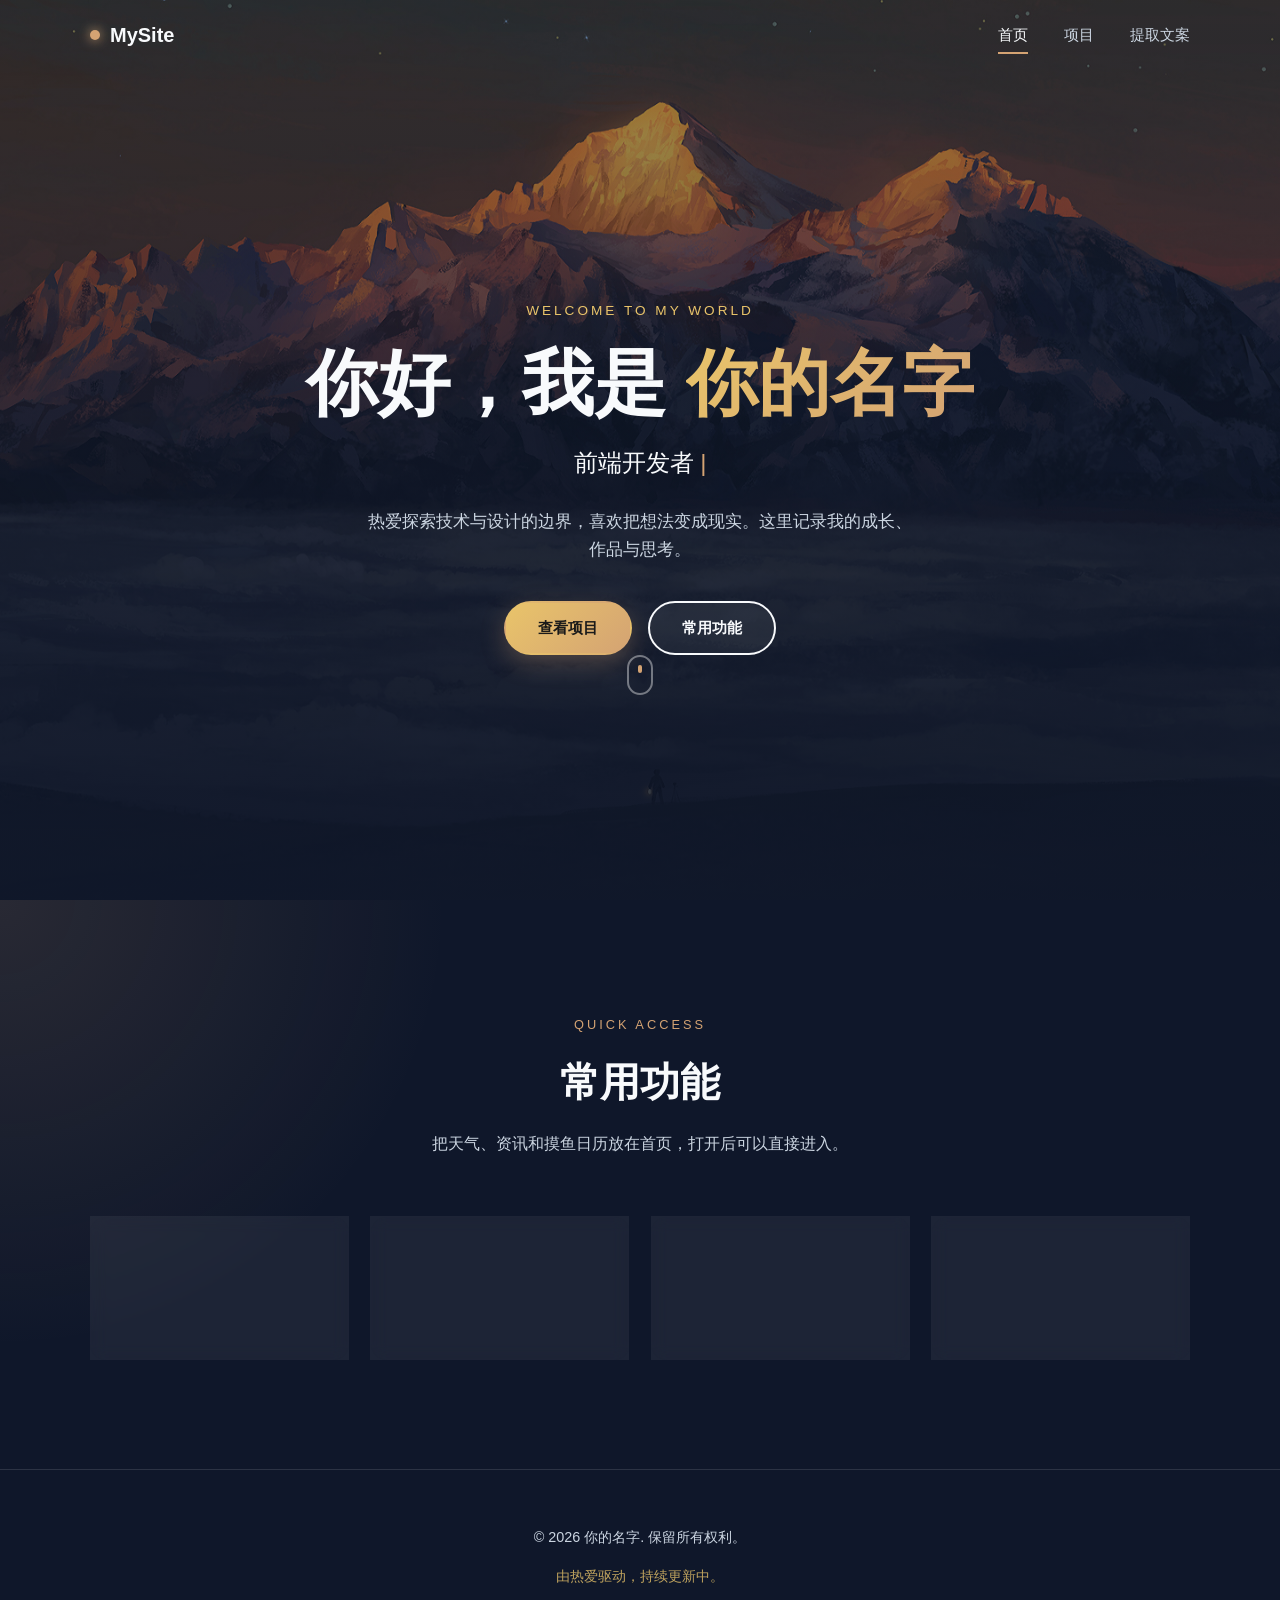
<file: index.html>
<!DOCTYPE html>
<html lang="zh-CN">
<head>
  <meta charset="UTF-8">
  <meta name="viewport" content="width=device-width, initial-scale=1.0">
  <meta http-equiv="refresh" content="0; url=./my-site/">
  <title>Redirecting to My Site</title>
  <link rel="canonical" href="./my-site/">
  <style>
    * {
      box-sizing: border-box;
    }

    body {
      min-height: 100vh;
      margin: 0;
      display: grid;
      place-items: center;
      font-family: -apple-system, BlinkMacSystemFont, "PingFang SC", "Microsoft YaHei", sans-serif;
      color: #242933;
      background: #f6f7fb;
    }

    main {
      width: min(92vw, 420px);
      padding: 32px;
      text-align: center;
      background: #fff;
      border: 1px solid #e6e8ef;
      border-radius: 12px;
      box-shadow: 0 16px 40px rgba(30, 41, 59, 0.08);
    }

    h1 {
      margin: 0 0 12px;
      font-size: 22px;
      font-weight: 700;
    }

    p {
      margin: 0 0 22px;
      color: #667085;
      line-height: 1.7;
    }

    a {
      display: inline-flex;
      min-height: 40px;
      align-items: center;
      justify-content: center;
      padding: 0 18px;
      color: #fff;
      text-decoration: none;
      background: #4f46e5;
      border-radius: 8px;
    }
  </style>
  <script>
    window.location.replace("./my-site/");
  </script>
</head>
<body>
  <main>
    <h1>Redirecting to My Site</h1>
    <p>If the page does not redirect automatically, use the button below.</p>
    <a href="./my-site/">Enter Home</a>
  </main>
</body>
</html>
</file>
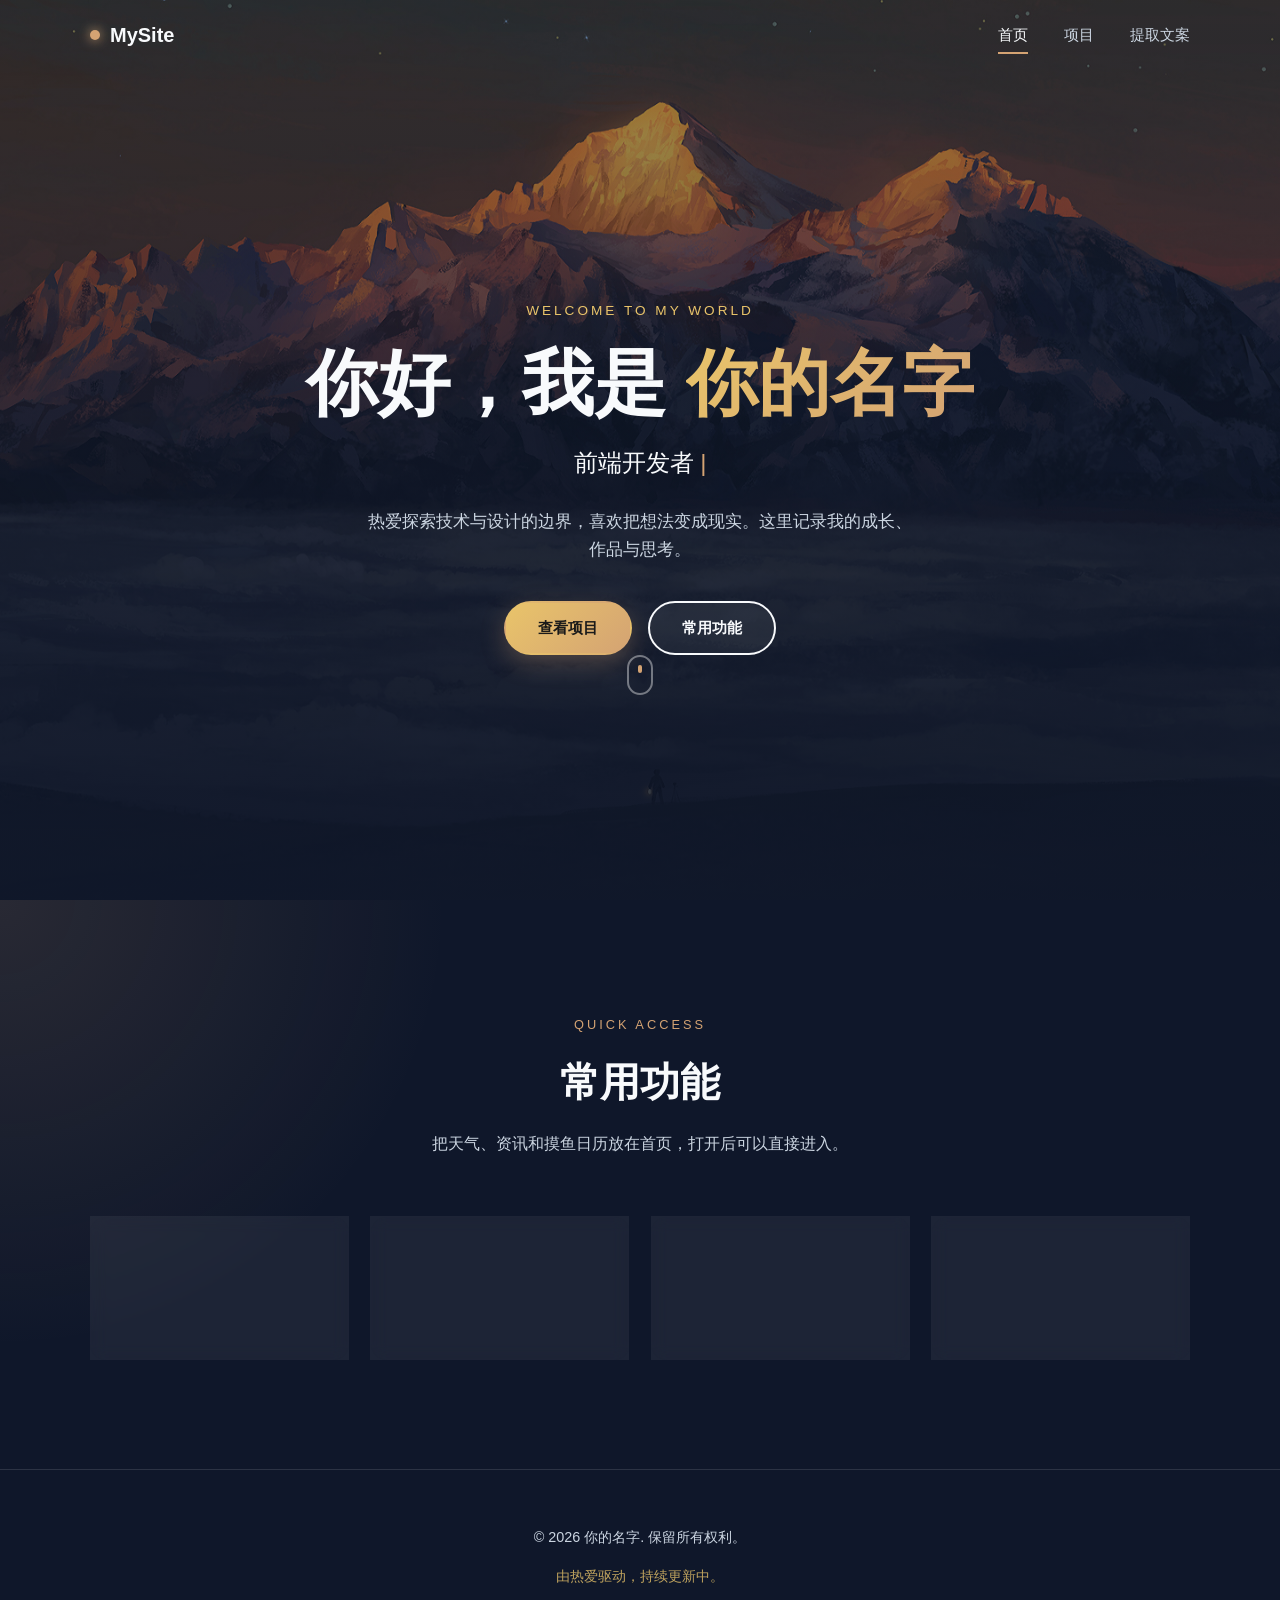
<file: my-site/index.html>
<!DOCTYPE html>
<html lang="zh-CN">
<head>
  <meta charset="UTF-8">
  <meta name="viewport" content="width=device-width, initial-scale=1.0">
  <title>个人主页 | 你的名字</title>
  <link rel="stylesheet" href="./css/style.css">
</head>
<body>
  <!-- 顶部导航 -->
  <header class="header" id="header">
    <div class="container nav-container">
      <a href="./index.html" class="logo">
        <span class="logo-mark"></span>
        <span class="logo-text">MySite</span>
      </a>
      <nav class="nav-menu" id="navMenu">
        <a href="./index.html" class="nav-link active">首页</a>
        <a href="./projects.html" class="nav-link">项目</a>
        <a href="./transcriber.html" class="nav-link">提取文案</a>
      </nav>
      <button class="menu-toggle" id="menuToggle" aria-label="切换菜单">
        <span></span>
        <span></span>
        <span></span>
      </button>
    </div>
  </header>

  <!-- 主页英雄区 -->
  <section class="hero" id="home">
    <div class="hero-bg">
      <div class="hero-overlay"></div>
    </div>
    <div class="container hero-content">
      <p class="hero-tag">Welcome to my world</p>
      <h1 class="hero-title">
        你好，我是 <span class="name-highlight">你的名字</span>
      </h1>
      <p class="hero-subtitle">
        <span class="typing-text" id="typingText"></span>
        <span class="typing-cursor">|</span>
      </p>
      <p class="hero-desc">
        热爱探索技术与设计的边界，喜欢把想法变成现实。这里记录我的成长、作品与思考。
      </p>
      <div class="hero-actions">
        <a href="./projects.html" class="btn btn-primary">查看项目</a>
        <a href="#features" class="btn btn-outline">常用功能</a>
      </div>
      <a href="#features" class="scroll-down" aria-label="向下滚动">
        <span class="scroll-mouse"></span>
      </a>
    </div>
  </section>

  <section class="section feature-section" id="features">
    <div class="container">
      <div class="section-header reveal">
        <span class="section-tag">Quick Access</span>
        <h2 class="section-title">常用功能</h2>
        <p class="section-desc">把天气、资讯和摸鱼日历放在首页，打开后可以直接进入。</p>
      </div>

      <div class="feature-grid">
        <a href="./transcriber.html" class="feature-card reveal">
          <span class="feature-icon">🎙️</span>
          <span class="feature-content">
            <strong>视频提取文案</strong>
            <small>粘贴抖音链接或上传视频，识别视频里的口播内容</small>
          </span>
          <span class="feature-arrow">→</span>
        </a>

        <a href="./weather.html" class="feature-card reveal">
          <span class="feature-icon">☀️</span>
          <span class="feature-content">
            <strong>天气详情</strong>
            <small>查看实时天气、温度和气象信息</small>
          </span>
          <span class="feature-arrow">→</span>
        </a>

        <a href="./news.html" class="feature-card reveal">
          <span class="feature-icon">📰</span>
          <span class="feature-content">
            <strong>每日资讯</strong>
            <small>聚合每日新闻和摸鱼提示</small>
          </span>
          <span class="feature-arrow">→</span>
        </a>

        <a href="./moyu.html" class="feature-card reveal">
          <span class="feature-icon">🐟</span>
          <span class="feature-content">
            <strong>摸鱼日历</strong>
            <small>查看工作日进度、假期和 AI 新闻</small>
          </span>
          <span class="feature-arrow">→</span>
        </a>
      </div>
    </div>
  </section>

  <!-- 页脚 -->
  <footer class="footer">
    <div class="container">
      <p>© 2026 你的名字. 保留所有权利。</p>
      <p class="footer-hint">由热爱驱动，持续更新中。</p>
    </div>
  </footer>

  <script src="./js/main.js"></script>
</body>
</html>
</file>
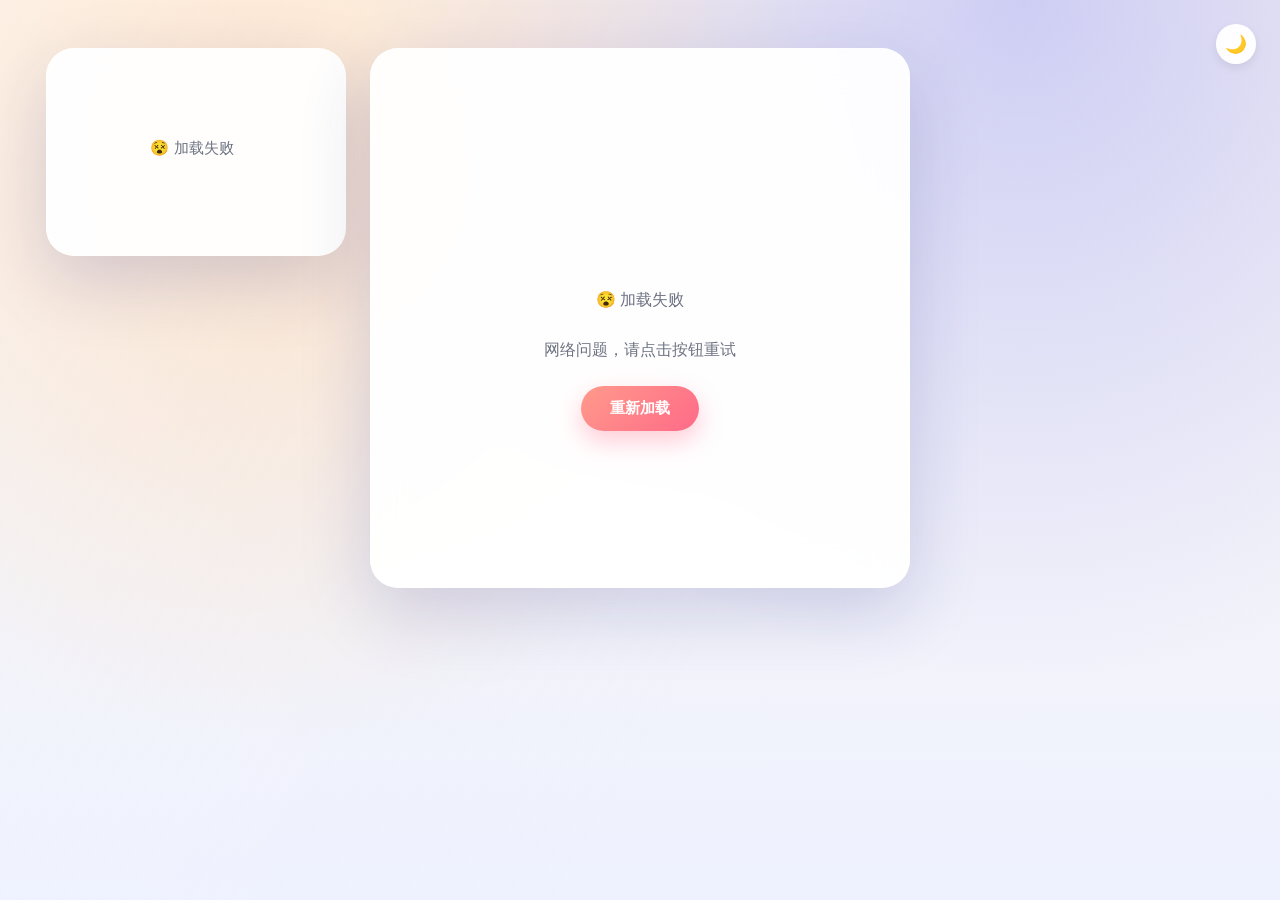
<file: moyu.html>
<!DOCTYPE html>
<html lang="zh-CN">
<head>
    <meta charset="UTF-8">
    <meta name="viewport" content="width=device-width, initial-scale=1.0">
    <title>摸鱼日历</title>
    <style>
        :root {
            --bg-top: #fdf5ef;
            --bg-bottom: #eef2ff;
            --bg-glow-1: rgba(255, 197, 137, 0.4);
            --bg-glow-2: rgba(117, 133, 255, 0.35);
            --bg-sheen: rgba(255, 255, 255, 0.2);
            --card-bg: rgba(255, 255, 255, 0.95);
            --card-border: rgba(255, 255, 255, 0.6);
            --card-shadow: rgba(31, 38, 135, 0.18);
            --text-main: #2d3440;
            --text-muted: #6d7382;
            --accent: #f9a826;
            --accent-strong: #ff6b6b;
            --link: #3f7aff;
            --divider: rgba(0, 0, 0, 0.06);
            --table-header-bg: rgba(0, 0, 0, 0.02);
            --table-inset-shadow: rgba(255, 255, 255, 0.5);
            --blockquote-bg: rgba(255, 255, 255, 0.75);
            --progress-bar-bg: linear-gradient(90deg, var(--accent), var(--accent-strong));
        }
        html.dark-mode {
            --bg-top: #1a1d2e;
            --bg-bottom: #1f1f33;
            --bg-glow-1: rgba(249, 168, 38, 0.1);
            --bg-glow-2: rgba(117, 133, 255, 0.1);
            --bg-sheen: rgba(255, 255, 255, 0.08);
            --card-bg: rgba(28, 30, 40, 0.85);
            --card-border: rgba(255, 255, 255, 0.15);
            --card-shadow: rgba(0, 0, 0, 0.3);
            --text-main: #eef2f5;
            --text-muted: #a0a8b4;
            --link: #5a9bff;
            --divider: rgba(255, 255, 255, 0.1);
            --table-header-bg: rgba(255, 255, 255, 0.04);
            --table-inset-shadow: rgba(255, 255, 255, 0.05);
            --blockquote-bg: rgba(0, 0, 0, 0.15);
        }
        *, *::before, *::after { box-sizing: border-box; }
        body {
            min-height: 100vh;
            margin: 0;
            font-family: -apple-system, BlinkMacSystemFont, "Segoe UI", Roboto, "Noto Sans", "Microsoft YaHei", sans-serif;
            color: var(--text-main);
            background: radial-gradient(circle at 20% 20%, var(--bg-glow-1), transparent 45%),
                        radial-gradient(circle at 80% 0%, var(--bg-glow-2), transparent 50%),
                        linear-gradient(180deg, var(--bg-top), var(--bg-bottom));
            padding: clamp(16px, 4vw, 48px);
            display: flex;
            align-items: flex-start;
            justify-content: center;
        }
        body::before {
            content: "";
            position: fixed;
            inset: 0;
            background-image: linear-gradient(120deg, var(--bg-sheen) 0, transparent 60%);
            pointer-events: none;
        }
        .page-container {
            display: flex;
            flex-direction: row;
            justify-content: center;
            align-items: flex-start;
            gap: 24px;
            width: 100%;
            max-width: 1400px;
            margin: 0 auto;
        }
        .moyu-stage {
            flex: 0 0 540px;
            position: relative;
        }
        .news-column {
            flex: 1 1 0;
            min-width: 300px;
            display: flex;
            flex-direction: column;
            gap: 24px;
        }
        @media (max-width: 1199px) {
            .page-container { flex-direction: column; align-items: center; }
            .moyu-stage { flex-basis: 540px; width: 100%; max-width: 540px; order: 2; }
            .news-column { width: 100%; max-width: 540px; min-width: unset; }
            #news-col-left { order: 1; }
            #news-col-right { order: 3; }
        }
        @media (max-width: 570px) {
            .moyu-stage, .news-column { width: 100%; max-width: 100%; }
        }
        .theme-toggle {
            position: fixed;
            top: 24px; right: 24px;
            z-index: 100;
            background: var(--card-bg);
            border: 1px solid var(--card-border);
            border-radius: 50%;
            width: 40px; height: 40px;
            cursor: pointer; font-size: 1.1rem;
            display: flex; align-items: center; justify-content: center;
            box-shadow: 0 4px 10px rgba(0, 0, 0, 0.08);
            transition: transform 0.2s ease, background 0.2s ease;
        }
        .theme-toggle:hover { transform: scale(1.1); }
        .theme-toggle:active { transform: scale(0.95); }
        .theme-toggle .icon-sun { display: none; }
        .theme-toggle .icon-moon { display: block; }
        html.dark-mode .theme-toggle .icon-sun { display: block; }
        html.dark-mode .theme-toggle .icon-moon { display: none; }
        .moyu-card {
            width: 100%;
            height: 540px;
            border-radius: 28px;
            padding: clamp(20px, 4vw, 32px);
            background: var(--card-bg);
            border: 1px solid var(--card-border);
            box-shadow: 0 25px 70px var(--card-shadow);
            backdrop-filter: blur(18px);
            line-height: 1.6;
            overflow: hidden;
            display: flex;
            flex-direction: column;
            justify-content: flex-start;
        }
        @media (max-width: 570px) { .moyu-card { height: auto; min-height: 500px; } }
        .moyu-card.loaded { animation: card-pop 0.5s ease forwards; }
        @keyframes card-pop {
            0% { opacity: 0; transform: translateY(12px) scale(0.98); }
            100% { opacity: 1; transform: translateY(0) scale(1); }
        }
        .moyu-header-block {
            display: flex;
            justify-content: space-between;
            align-items: center;
            margin-bottom: 15px;
        }
        .moyu-date h1 {
            font-size: clamp(1.6rem, 6vw, 2.1rem);
            color: var(--text-main);
            margin: 0;
            letter-spacing: 0.02em;
        }
        .moyu-date p {
            font-size: 0.95rem;
            color: var(--text-muted);
            margin: 4px 0 0;
        }
        .moyu-status {
            text-align: center;
            font-weight: 600;
            padding: 10px 15px;
            border-radius: 12px;
            font-size: 1.1rem;
            flex-shrink: 0;
        }
        .moyu-status.work { background-color: rgba(249, 168, 38, 0.15); color: #b97d1a; }
        .moyu-status.rest { background-color: rgba(22, 163, 74, 0.15); color: #15803d; }
        .moyu-status.holiday { background-color: rgba(255, 107, 107, 0.15); color: #dd4a4a; }
        html.dark-mode .moyu-status.work { color: #f9a826; }
        html.dark-mode .moyu-status.rest { color: #34d399; }
        html.dark-mode .moyu-status.holiday { color: #ff6b6b; }
        .moyu-grid {
            display: grid;
            grid-template-columns: repeat(3, 1fr);
            gap: 12px;
            margin-bottom: 15px;
        }
        .grid-item {
            background: var(--table-header-bg);
            border: 1px solid var(--divider);
            border-radius: 16px;
            padding: 12px;
            text-align: center;
            box-shadow: inset 0 0 0 1px var(--table-inset-shadow);
        }
        .grid-item span { display: block; font-size: 0.85rem; color: var(--text-muted); margin-bottom: 4px; }
        .grid-item strong { display: block; font-size: clamp(1.5rem, 6vw, 1.8rem); color: var(--link); line-height: 1.1; }
        .grid-item strong span { font-size: 0.8rem; display: inline; color: var(--text-muted); }
        .moyu-progress { margin-bottom: 15px; }
        .progress-item { margin-bottom: 8px; }
        .progress-item .label { display: block; font-size: 0.85rem; color: var(--text-muted); margin-bottom: 5px; }
        .progress-bar { height: 8px; background: var(--divider); border-radius: 4px; overflow: hidden; }
        .progress-bar div { height: 100%; background: var(--progress-bar-bg); border-radius: 4px; transition: width 0.5s ease; }
        .moyu-holiday {
            background: var(--blockquote-bg);
            border-radius: 14px;
            padding: 12px 16px;
            text-align: center;
            border: 1px solid var(--divider);
        }
        .moyu-holiday h3 { margin: 0 0 4px; font-size: 1rem; color: var(--text-main); }
        .moyu-holiday p { margin: 0; font-size: 0.9rem; color: var(--text-muted); }
        .moyu-holiday p strong { color: var(--accent-strong); font-weight: 600; }
        .moyu-spacer { flex-grow: 1; min-height: 10px; }
        .moyu-quote { text-align: center; font-size: 0.9rem; color: var(--text-muted); line-height: 1.5; }
        .moyu-quote p { margin: 0; }
        .news-card {
            width: 100%;
            border-radius: 28px;
            background: var(--card-bg);
            border: 1px solid var(--card-border);
            box-shadow: 0 25px 70px var(--card-shadow);
            backdrop-filter: blur(18px);
            padding: clamp(20px, 4vw, 28px);
            line-height: 1.6;
            transition: transform 0.3s ease, box-shadow 0.3s ease;
        }
        .news-card:hover { transform: translateY(-5px); box-shadow: 0 30px 80px var(--card-shadow); }
        .news-card h3 { margin: 0 0 10px; font-size: 1.15rem; }
        .news-card h3 a { color: var(--text-main); text-decoration: none; transition: color 0.2s ease; }
        .news-card h3 a:hover { color: var(--link); text-decoration: underline; }
        .news-card p {
            font-size: 0.95rem;
            color: var(--text-muted);
            margin: 0 0 12px;
            max-height: 115px;
            overflow-y: auto;
            padding-right: 8px;
            scrollbar-width: thin;
        }
        .news-card p::-webkit-scrollbar { width: 6px; }
        .news-card p::-webkit-scrollbar-track { background: transparent; }
        .news-card p::-webkit-scrollbar-thumb { background: transparent; border-radius: 3px; }
        .news-card:hover p { scrollbar-color: var(--divider) transparent; }
        .news-card:hover p::-webkit-scrollbar-thumb { background: var(--divider); }
        html.dark-mode .news-card:hover p { scrollbar-color: var(--text-muted) transparent; }
        html.dark-mode .news-card:hover p::-webkit-scrollbar-thumb { background: var(--text-muted); }
        .news-card-footer {
            display: flex;
            justify-content: flex-start;
            font-size: 0.85rem;
            color: var(--text-muted);
            opacity: 0.8;
            border-top: 1px solid var(--divider);
            padding-top: 10px;
        }
        .loading-state, .error-state {
            text-align: center;
            color: var(--text-muted);
            flex-grow: 1;
            display: flex;
            flex-direction: column;
            justify-content: center;
            align-items: center;
            min-height: 150px;
            padding: 20px;
        }
        .moyu-card .loading-state, .moyu-card .error-state { height: 100%; min-height: 540px; }
        @media (max-width: 570px) { .moyu-card .loading-state, .moyu-card .error-state { min-height: 400px; } }
        .loading-icon { font-size: 2.5rem; display: inline-block; animation: swim 1.5s ease-in-out infinite; }
        @keyframes swim { 0% { transform: translateX(-8px); } 50% { transform: translateX(8px); } 100% { transform: translateX(-8px); } }
        .error-state p { margin-bottom: 0.5rem; }
        .retry-btn {
            margin-top: 1rem;
            border: none;
            border-radius: 999px;
            padding: 0.75rem 1.8rem;
            background: linear-gradient(135deg, #ff9a8b, #ff6a88);
            color: #fff;
            font-size: 0.95rem;
            font-weight: 600;
            cursor: pointer;
            box-shadow: 0 10px 25px rgba(255, 106, 136, 0.35);
            transition: transform 0.2s ease;
        }
        .retry-btn:active { transform: scale(0.97); }
    </style>
</head>
<body>
    <button type="button" id="theme-toggle" class="theme-toggle" aria-label="切换主题">
        <span class="icon-sun">☀️</span>
        <span class="icon-moon">🌙</span>
    </button>

    <div class="page-container">
        <aside class="news-column" id="news-col-left"></aside>
        <main class="moyu-stage" id="moyu-stage">
            <section class="moyu-card" id="content-container">
                <div class="loading-state">
                    <span class="loading-icon">🐟</span>
                    <p>正在加载摸鱼日历...</p>
                </div>
            </section>
        </main>
        <aside class="news-column" id="news-col-right"></aside>
    </div>

    <script>
        // 主题初始化
        (function() {
            var saved = localStorage.getItem('moyu-theme');
            var prefersDark = window.matchMedia && window.matchMedia('(prefers-color-scheme: dark)').matches;
            if (saved === 'dark' || (!saved && prefersDark)) {
                document.documentElement.classList.add('dark-mode');
            }
        })();

        // 主题切换
        document.getElementById('theme-toggle').addEventListener('click', function() {
            var isDark = document.documentElement.classList.toggle('dark-mode');
            localStorage.setItem('moyu-theme', isDark ? 'dark' : 'light');
        });

        // 获取昨天日期
        function getYesterdayDateString() {
            var d = new Date();
            d.setDate(d.getDate() - 1);
            var yyyy = d.getFullYear();
            var mm = String(d.getMonth() + 1).padStart(2, '0');
            var dd = String(d.getDate()).padStart(2, '0');
            return yyyy + '-' + mm + '-' + dd;
        }

        var container_Moyu = document.getElementById('content-container');
        var container_NewsLeft = document.getElementById('news-col-left');
        var container_NewsRight = document.getElementById('news-col-right');

        // 摸鱼日历 API
        async function fetchMoyu() {
            setLoading_Moyu();
            try {
                var url = 'https://60s.viki.moe/v2/moyu?encoding=json&t=' + Date.now();
                var response = await fetch(url, { cache: 'no-store' });
                if (!response.ok) throw new Error('响应失败');
                var jsonData = await response.json();
                if (jsonData.code !== 200 || !jsonData.data) throw new Error('数据格式错误');
                var html = buildHtml_Moyu(jsonData.data);
                container_Moyu.classList.remove('loading');
                container_Moyu.classList.add('loaded');
                container_Moyu.innerHTML = html;
            } catch (error) {
                console.error('获取摸鱼日历失败:', error);
                setError_Moyu();
            }
        }

        function buildHtml_Moyu(data) {
            var date = data.date;
            var today = data.today;
            var progress = data.progress;
            var countdown = data.countdown;
            var nextHoliday = data.nextHoliday;

            var statusText, statusClass;
            if (today.isHoliday) {
                statusText = '🎉 ' + (today.holidayName || '休假中');
                statusClass = 'holiday';
            } else if (today.isWorkday) {
                statusText = '💼 打工中';
                statusClass = 'work';
            } else {
                statusText = '�休息中';
                statusClass = 'rest';
            }

            var holidayHtml = '';
            if (nextHoliday) {
                holidayHtml = '<h3>🎉 下次假期：' + nextHoliday.name + '</h3><p>还要 <strong>' + nextHoliday.until + '</strong> 天，假期 ' + nextHoliday.duration + ' 天</p>';
            } else if (data.currentHoliday) {
                holidayHtml = '<h3>🏖️ 正在 ' + data.currentHoliday.name + '</h3><p>还剩 <strong>' + data.currentHoliday.until + '</strong> 天</p>';
            } else {
                holidayHtml = '<h3>🗓️ 暂无假期</h3><p>好好上班</p>';
            }

            return `
                <div class="moyu-header-block">
                    <div class="moyu-date">
                        <h1>${date.gregorian}</h1>
                        <p>${date.weekday} | 农历 ${date.lunar.monthCN}${date.lunar.dayCN}</p>
                    </div>
                    <div class="moyu-status ${statusClass}">${statusText}</div>
                </div>
                <div class="moyu-grid">
                    <div class="grid-item">
                        <span>🐟 摸鱼</span>
                        <strong>${countdown.toWeekEnd}<span>天</span></strong>
                    </div>
                    <div class="grid-item">
                        <span>📅 年底</span>
                        <strong>${countdown.toYearEnd}<span>天</span></strong>
                    </div>
                    <div class="grid-item">
                        <span>🗓️ 月底</span>
                        <strong>${countdown.toMonthEnd}<span>天</span></strong>
                    </div>
                </div>
                <div class="moyu-progress">
                    <div class="progress-item">
                        <span class="label">本周进度 ${progress.week.percentage}%</span>
                        <div class="progress-bar"><div style="width: ${progress.week.percentage}%"></div></div>
                    </div>
                    <div class="progress-item">
                        <span class="label">本月进度 ${progress.month.percentage}%</span>
                        <div class="progress-bar"><div style="width: ${progress.month.percentage}%"></div></div>
                    </div>
                    <div class="progress-item">
                        <span class="label">本年进度 ${progress.year.percentage}%</span>
                        <div class="progress-bar"><div style="width: ${progress.year.percentage}%"></div></div>
                    </div>
                </div>
                <div class="moyu-holiday">${holidayHtml}</div>
                <div class="moyu-spacer"></div>
                <div class="moyu-quote"><p>「${data.moyuQuote}」</p></div>
            `;
        }

        function setLoading_Moyu() {
            container_Moyu.classList.remove('loaded');
            container_Moyu.classList.add('loading');
            container_Moyu.innerHTML = '<div class="loading-state"><span class="loading-icon">🐟</span><p>正在加载摸鱼日历...</p></div>';
        }

        function setError_Moyu() {
            container_Moyu.classList.remove('loading', 'loaded');
            container_Moyu.innerHTML = '<div class="error-state"><p>😵 加载失败</p><p>网络问题，请点击按钮重试</p><button type="button" class="retry-btn" id="retry-moyu">重新加载</button></div>';
            container_Moyu.querySelector('#retry-moyu')?.addEventListener('click', fetchMoyu, { once: true });
        }

        // AI新闻 API
        async function fetchNews() {
            setLoading_News();
            try {
                var yesterday = getYesterdayDateString();
                var url = 'https://60s.viki.moe/v2/ai-news?encoding=json&date=' + yesterday + '&t=' + Date.now();
                var response = await fetch(url, { cache: 'no-store' });
                if (!response.ok) throw new Error('响应失败');
                var jsonData = await response.json();
                if (jsonData.code !== 200 || !jsonData.data || !jsonData.data.news) throw new Error('数据格式错误');
                var newsList = jsonData.data.news.filter(function(item) { return item.title && item.detail; });
                if (newsList.length === 0) { setError_News('今天没有AI新闻'); return; }
                var midPoint = Math.ceil(newsList.length / 2);
                var leftNews = newsList.slice(0, midPoint);
                var rightNews = newsList.slice(midPoint);
                container_NewsLeft.innerHTML = buildHtml_News(leftNews, jsonData.data.date);
                container_NewsRight.innerHTML = buildHtml_News(rightNews, jsonData.data.date);
            } catch (error) {
                console.error('获取新闻失败:', error);
                setError_News();
            }
        }

        function buildHtml_News(newsList, fallbackDate) {
            var html = '';
            for (var i = 0; i < newsList.length; i++) {
                var item = newsList[i];
                var title = item.title || '无标题';
                var detail = item.detail || '暂无详情';
                var source = item.source || '未知来源';
                var link = item.link || '#';
                html += '<article class="news-card"><h3><a href="' + link + '" target="_blank" rel="noopener noreferrer">' + title + '</a></h3><p>' + detail + '</p><footer class="news-card-footer"><span>' + source + '</span></footer></article>';
            }
            return html;
        }

        function setLoading_News() {
            var loadingHtml = '<div class="news-card" style="min-height: 150px; display: flex; align-items: center; justify-content: center;"><div class="loading-state"><span class="loading-icon">📰</span><p>加载AI新闻...</p></div></div>';
            container_NewsLeft.innerHTML = loadingHtml;
            container_NewsRight.innerHTML = loadingHtml.replace('加载AI新闻...', '&nbsp;');
        }

        function setError_News(message) {
            message = message || '加载失败';
            var errorHtml = '<div class="news-card"><div class="error-state"><p>😵 ' + message + '</p></div></div>';
            container_NewsLeft.innerHTML = errorHtml;
            container_NewsRight.innerHTML = '';
        }

        // 启动
        fetchMoyu();
        fetchNews();
    </script>
</body>
</html>
</file>
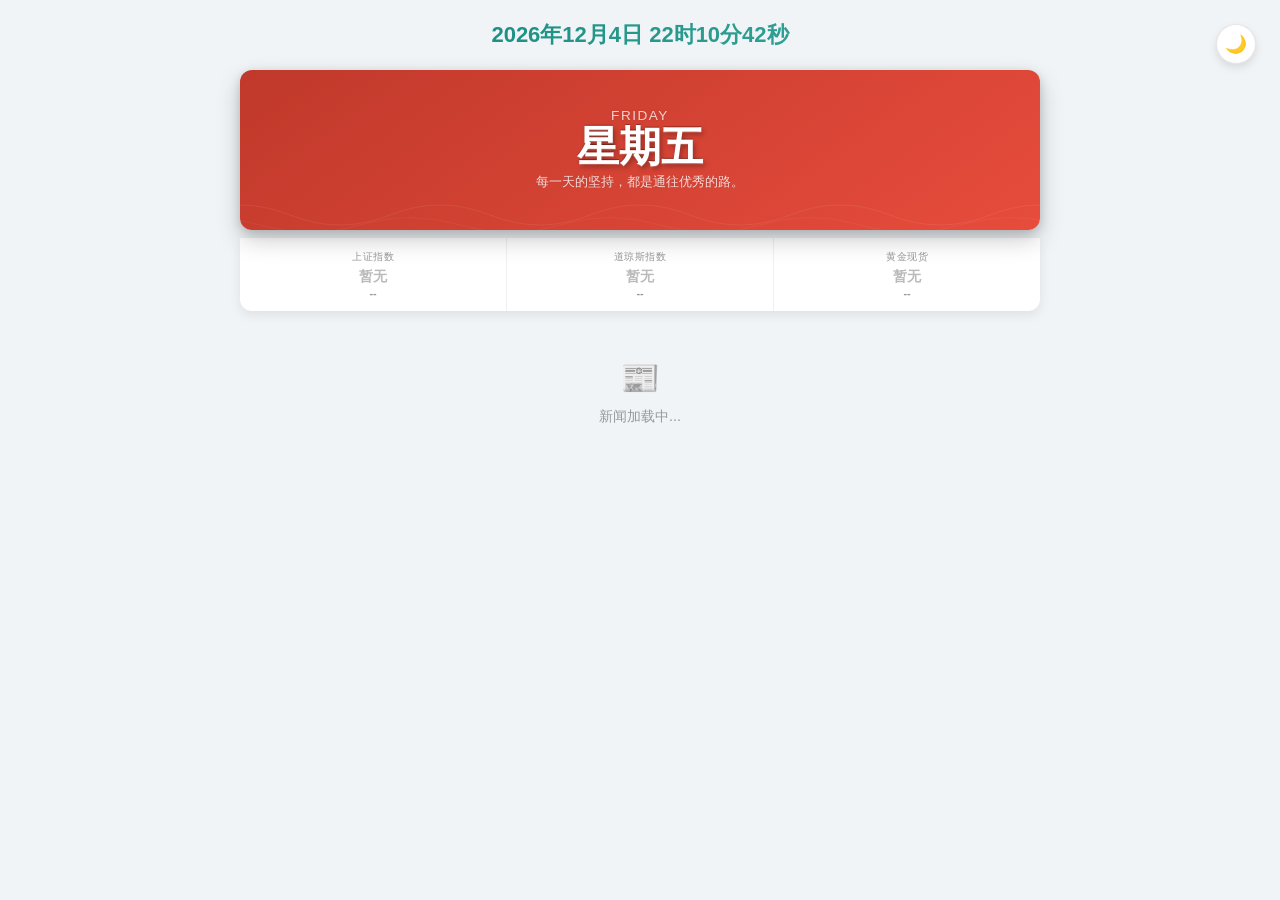
<file: news.html>
<!DOCTYPE html>
<html lang="zh-CN">
<head>
  <meta charset="UTF-8">
  <meta name="viewport" content="width=device-width, initial-scale=1.0">
  <title>每日资讯</title>

  <style>
    :root {
      --body-bg: #f0f4f7;
      --text-color: #333;
      --card-bg: white;
      --card-shadow: 0 4px 8px rgba(0, 0, 0, 0.1);
      --card-shadow-hover: 0 6px 12px rgba(0, 0, 0, 0.15);
      --accent-green: #00796b;
      --accent-green-light: #4db6ac;
    }

    html.dark-mode {
      --body-bg: #1a1d2e;
      --text-color: #eef2f5;
      --card-bg: #2c303a;
      --card-shadow: 0 4px 8px rgba(0, 0, 0, 0.3);
      --card-shadow-hover: 0 6px 12px rgba(0, 0, 0, 0.4);
      --accent-green: #4db6ac;
      --accent-green-light: #80cbc4;
    }

    * { margin: 0; padding: 0; box-sizing: border-box; }

    body {
      font-family: Arial, sans-serif;
      background-color: var(--body-bg);
      color: var(--text-color);
      padding: 20px;
      transition: background-color 0.5s ease, color 0.5s ease;
      overflow-x: hidden;
    }

    /* 主题切换按钮 */
    .theme-toggle {
      position: fixed;
      top: 24px; right: 24px;
      z-index: 100;
      background: var(--card-bg);
      border: 1px solid rgba(0,0,0,0.1);
      border-radius: 50%;
      width: 40px; height: 40px;
      cursor: pointer; font-size: 1.1rem;
      display: flex; align-items: center; justify-content: center;
      box-shadow: var(--card-shadow);
      transition: transform 0.2s ease, background 0.2s ease;
    }
    .theme-toggle:hover { transform: scale(1.1); }
    .theme-toggle:active { transform: scale(0.95); }
    .theme-toggle .icon-sun { display: none; }
    .theme-toggle .icon-moon { display: block; }
    html.dark-mode .theme-toggle .icon-sun { display: block; }
    html.dark-mode .theme-toggle .icon-moon { display: none; }

    h1#date-title {
      text-align: center;
      color: var(--accent-green);
      margin-bottom: 20px;
      font-size: 22px;
      animation: pulse 2s infinite alternate;
      background: linear-gradient(90deg, var(--accent-green), var(--accent-green-light));
      -webkit-background-clip: text;
      -webkit-text-fill-color: transparent;
      background-clip: text;
    }
    @keyframes pulse {
      0% { transform: scale(1); }
      100% { transform: scale(1.02); }
    }

    .container {
      max-width: 800px;
      margin: 0 auto;
    }

    /* ===== 每日卡片 ===== */
    #dailyCardCoverContainer {
      width: 100%;
      margin-bottom: 8px;
    }

    .daily-card {
      width: 100%;
      min-height: 160px;
      padding: 15px 20px;
      border-radius: 12px;
      box-shadow: 0 10px 25px rgba(0, 0, 0, 0.2), 0 3px 10px rgba(0, 0, 0, 0.15);
      display: flex;
      flex-direction: column;
      justify-content: center;
      align-items: center;
      text-align: center;
      color: white;
      transition: background 0.7s cubic-bezier(0.25, 0.1, 0.25, 1);
      position: relative;
      overflow: hidden;
    }
    .daily-card::before {
      content: '';
      position: absolute;
      bottom: -5px; left: 0;
      width: 100%; height: 50px;
      z-index: 1; pointer-events: none; opacity: 0.12;
      background: url("data:image/svg+xml,%3Csvg xmlns='http://www.w3.org/2000/svg' viewBox='0 0 800 50'%3E%3Cpath d='M-50 30 Q 0 10 50 30 T 150 30 T 250 30 T 350 30 T 450 30 T 550 30 T 650 30 T 750 30 T 850 30' stroke='rgba(255,255,255,0.8)' stroke-width='0.8' fill='none'/%3E%3Cpath d='M-80 40 Q -30 25 20 40 T 120 40 T 220 40 T 320 40 T 420 40 T 520 40 T 620 40 T 720 40 T 820 40' stroke='rgba(255,255,255,0.7)' stroke-width='0.6' fill='none'/%3E%3C/svg%3E") no-repeat bottom;
      background-size: 200% 100%;
      animation: scrollTexture 25s linear infinite;
    }
    @keyframes scrollTexture {
      0% { transform: translateX(0%); }
      100% { transform: translateX(-50%); }
    }

    /* 按星期变色 */
    .daily-card.monday    { background: linear-gradient(145deg, #2980b9 0%, #2c3e50 100%); }
    .daily-card.tuesday   { background: linear-gradient(145deg, #27ae60 0%, #16a085 100%); }
    .daily-card.wednesday{ background: linear-gradient(145deg, #d35400 0%, #e67e22 100%); }
    .daily-card.thursday { background: linear-gradient(145deg, #f1c40f 0%, #f39c12 100%); color: #333; }
    .daily-card.friday    { background: linear-gradient(145deg, #c0392b 0%, #e74c3c 100%); }
    .daily-card.saturday { background: linear-gradient(145deg, #8e44ad 0%, #9b59b6 100%); }
    .daily-card.sunday   { background: linear-gradient(145deg, #2c3e50 0%, #34495e 100%); }

    .daily-card.thursday .day-english { color: #555; text-shadow: 0 0 3px rgba(255,255,255,0.3); }
    .daily-card.thursday .day-chinese { color: #444; }
    .daily-card.thursday .quote { color: #666; }

    html.dark-mode .daily-card.thursday,
    html.dark-mode .daily-card.thursday .day-english,
    html.dark-mode .daily-card.thursday .day-chinese,
    html.dark-mode .daily-card.thursday .quote { color: white; }

    .day-english {
      font-size: 0.85em;
      font-weight: 300;
      text-transform: uppercase;
      letter-spacing: 1.5px;
      opacity: 0.75;
      margin-bottom: 0px;
      text-shadow: 0 0 4px rgba(0, 0, 0, 0.15);
    }
    .day-chinese {
      font-size: 2.6em;
      font-weight: bold;
      line-height: 1.05;
      margin: 2px 0 5px 0;
      text-shadow: 0px 1px 0px rgba(255, 255, 255, 0.2), 0px -1px 0px rgba(0, 0, 0, 0.3), 2px 3px 5px rgba(0, 0, 0, 0.3);
    }
    .quote {
      font-family: 'KaiTi', 'STKaiti', '楷体', serif;
      font-size: 0.8em;
      opacity: 0.8;
      padding: 0 10px;
      max-width: 90%;
      line-height: 1.4;
      text-shadow: 0 0 2px rgba(0, 0, 0, 0.15);
      margin-top: 0px;
    }

    /* ===== 指数三列 ===== */
    .index-row {
      display: flex;
      border-radius: 0 0 12px 12px;
      overflow: hidden;
      box-shadow: 0 4px 12px rgba(0,0,0,0.08);
      margin-bottom: 8px;
      background: var(--card-bg);
    }
    .idx-item {
      flex: 1;
      text-align: center;
      padding: 12px 6px;
      border-right: 1px solid rgba(0,0,0,0.06);
      transition: background 0.2s;
    }
    .idx-item:last-child { border-right: none; }
    .idx-item:hover { background: rgba(0,0,0,0.025); }
    .idx-name {
      font-size: 0.65rem;
      color: #999;
      margin-bottom: 4px;
      letter-spacing: 0.5px;
    }
    .idx-value {
      font-size: 1.05rem;
      font-weight: bold;
      color: var(--text-color);
      line-height: 1.2;
    }
    .idx-change { font-size: 0.68rem; font-weight: 600; margin-top: 2px; }
    .idx-change.up   { color: #e74c3c; }
    .idx-change.down { color: #27ae60; }
    .idx-change.flat { color: #999; }

    .idx-skel {
      display: inline-block;
      height: 10px; width: 55%;
      background: linear-gradient(90deg, #eee 0%, #f5f5f5 50%, #eee 100%);
      background-size: 200% 100%;
      animation: shimmer 1.4s ease-in-out infinite;
      border-radius: 3px;
      vertical-align: middle;
    }
    @keyframes shimmer { 0%{background-position:200% 0} 100%{background-position:-200% 0} }

    /* ===== 新闻列表 ===== */
    .news-card {
      background: var(--card-bg);
      border-radius: 8px;
      box-shadow: var(--card-shadow);
      margin: 10px 0;
      padding: 15px 20px;
      transition: transform 0.25s ease, box-shadow 0.25s ease;
      position: relative;
    }
    .news-card:hover {
      transform: translateY(-3px);
      box-shadow: var(--card-shadow-hover);
    }
    .news-card:active { transform: translateY(0) scale(0.99); }
    .news-card-number {
      font-size: 18px;
      font-weight: bold;
      color: #e67e22;
      position: absolute;
      top: 50%; left: 15px;
      transform: translateY(-50%);
    }
    .news-content { margin-left: 32px; font-size: 0.9rem; line-height: 1.6; color: var(--text-color); }

    /* ===== 摸鱼提示 ===== */
    .tip-card {
      background: #16a085;
      color: #fff;
      border-radius: 8px;
      padding: 16px 20px;
      margin-top: 8px;
      text-align: center;
      font-size: 0.85rem;
      line-height: 1.5;
      transition: background 0.3s ease;
      box-shadow: 0 3px 10px rgba(22,160,133,0.2);
    }
    .tip-card:hover { background: #117a65; }

    /* 加载动画 */
    .loading-wrap { text-align: center; padding: 40px 0; color: #999; font-size: 0.9rem; }
    .loading-icon { font-size: 2rem; display: block; margin-bottom: 10px; animation: bob 2s ease-in-out infinite; }
    @keyframes bob { 0%,100%{transform:translateY(0)} 50%{transform:translateY(-8px)} }

    /* 响应式 */
    @media (max-width: 768px) {
      body { padding: 15px; }
      .daily-card { min-height: 140px; padding: 12px 15px; border-radius: 10px; }
      .daily-card::before { height: 36px; opacity: 0.1; }
      .day-english { font-size: 0.75em; letter-spacing: 1px; }
      .day-chinese { font-size: 2.2em; margin: 0 0 3px 0; }
      .quote { font-size: 0.75em; line-height: 1.3; }
      .news-card, .tip-card, .index-row { border-radius: 8px; }
      .news-card-number { font-size: 16px; }
      .idx-value { font-size: 0.95rem; }
    }
    @media (max-width: 480px) {
      .daily-card { min-height: 120px; padding: 10px; }
      .day-english { font-size: 0.7em; }
      .day-chinese { font-size: 2em; }
      .quote { font-size: 0.7em; padding: 0 5px; }
      h1#date-title { font-size: 18px; }
    }
  </style>
</head>
<body>

  <!-- 主题切换 -->
  <button type="button" id="theme-toggle" class="theme-toggle" aria-label="切换主题">
    <span class="icon-sun">☀️</span>
    <span class="icon-moon">🌙</span>
  </button>

  <h1 id="date-title"></h1>

  <div class="container">

    <!-- 每日卡片 -->
    <div id="dailyCardCoverContainer">
      <div class="daily-card" id="dynamicDailyCard">
        <div class="day-english" id="cardDayEnglish"></div>
        <div class="day-chinese" id="cardDayChinese"></div>
        <div class="quote" id="cardQuote">正在加载一言...</div>
      </div>
    </div>

    <!-- 指数三列 -->
    <div class="index-row" id="indexRow">
      <div class="idx-item" id="idx_0">
        <div class="idx-name">上证指数</div>
        <div class="idx-value"><span class="idx-skel"></span></div>
        <div class="idx-change flat">--</div>
      </div>
      <div class="idx-item" id="idx_1">
        <div class="idx-name">道琼斯指数</div>
        <div class="idx-value"><span class="idx-skel"></span></div>
        <div class="idx-change flat">--</div>
      </div>
      <div class="idx-item" id="idx_2">
        <div class="idx-name">黄金现货</div>
        <div class="idx-value"><span class="idx-skel"></span></div>
        <div class="idx-change flat">--</div>
      </div>
    </div>

    <!-- 新闻列表 -->
    <div id="news-container">
      <div class="loading-wrap">
        <span class="loading-icon">📰</span>
        新闻加载中...
      </div>
    </div>

    <!-- 摸鱼提示 -->
    <div id="tip-card" class="tip-card" style="display:none"></div>

  </div>

  <script>
    // ===== 主题切换 =====
    (function() {
      var saved = localStorage.getItem('moyu-theme');
      var prefersDark = window.matchMedia && window.matchMedia('(prefers-color-scheme: dark)').matches;
      if (saved === 'dark' || (!saved && prefersDark)) {
        document.documentElement.classList.add('dark-mode');
      }
    })();
    document.getElementById('theme-toggle').addEventListener('click', function() {
      var isDark = document.documentElement.classList.toggle('dark-mode');
      localStorage.setItem('moyu-theme', isDark ? 'dark' : 'light');
    });

    // ===== 日期时间 =====
    var daysEN = ['SUNDAY','MONDAY','TUESDAY','WEDNESDAY','THURSDAY','FRIDAY','SATURDAY'];
    var daysCN = ['星期日','星期一','星期二','星期三','星期四','星期五','星期六'];
    var dayClasses = ['sunday','monday','tuesday','wednesday','thursday','friday','saturday'];

    function setupDailyCard() {
      var card = document.getElementById('dynamicDailyCard');
      var dow = new Date().getDay();
      dayClasses.forEach(function(c){ card.classList.remove(c); });
      card.classList.add(dayClasses[dow]);
      document.getElementById('cardDayEnglish').textContent = daysEN[dow];
      document.getElementById('cardDayChinese').textContent = daysCN[dow];
    }

    function displayDateTime() {
      var d = new Date();
      var s = d.getFullYear() + '年' + (d.getMonth()+1) + '月' + d.getDate() + '日 ' +
              String(d.getHours()).padStart(2,'0') + '时' +
              String(d.getMinutes()).padStart(2,'0') + '分' +
              String(d.getSeconds()).padStart(2,'0') + '秒';
      document.getElementById('date-title').textContent = s;
      setTimeout(displayDateTime, 1000);
    }

    // ===== 一言 =====
    function loadHitokoto() {
      fetch('https://v1.hitokoto.cn/?encode=json&charset=utf-8')
        .then(function(r){ return r.json(); })
        .then(function(data){
          var from = data.from_who || data.from;
          var text = data.hitokoto;
          if (from) text += ' — ' + from;
          document.getElementById('cardQuote').textContent = text;
        })
        .catch(function(){
          document.getElementById('cardQuote').textContent = '每一天的坚持，都是通往优秀的路。';
        });
    }

    // ===== 指数行情（腾讯证券接口）=====
    // 数据格式（腾讯证券 qt.gtimg.cn）：
    //   上证：v_sh000001="1~name~code~price~yes_close~open~vol~..."
    //   道琼斯：v_usDJI="200~name~code~price~yesterday~open~..."
    //   黄金：v_hAu_T="1~name~code~price~..."
    function parseQtLine(raw) {
      // raw 形如：v_sh000001="1~上证指数~000001~3913.72~3889.08~..."
      var m = raw.match(/="([^"]+)"/);
      if (!m) return null;
      return m[1].split('~');
    }

    function setIdx(i, name, price, changePct) {
      var el = document.getElementById('idx_' + i);
      if (!el) return;
      var isUp = changePct > 0;
      var isDown = changePct < 0;
      var cls = isUp ? 'up' : (isDown ? 'down' : 'flat');
      var arrow = isUp ? '▲ ' : (isDown ? '▼ ' : '');
      el.innerHTML =
        '<div class="idx-name">' + name + '</div>' +
        '<div class="idx-value">' + (price || '--') + '</div>' +
        '<div class="idx-change ' + cls + '">' + (changePct !== null && !isNaN(changePct) ? arrow + Math.abs(changePct).toFixed(2) + '%' : '--') + '</div>';
    }
    function failIdx(i, name) {
      var el = document.getElementById('idx_' + i);
      if (!el) return;
      el.innerHTML =
        '<div class="idx-name">' + name + '</div>' +
        '<div class="idx-value" style="font-size:0.9rem;color:#bbb">暂无</div>' +
        '<div class="idx-change flat">--</div>';
    }

    function loadIndexes() {
      Promise.all([
        fetch('https://qt.gtimg.cn/q=sh000001'),
        fetch('https://qt.gtimg.cn/q=usDJI'),
        fetch('https://qt.gtimg.cn/q=hAu_T')
      ]).then(function(rs) { return Promise.all(rs.map(function(r) { return r.text(); })); })
      .then(function(texts) {
        // 上证 sh000001
        try {
          var sz = parseQtLine(texts[0]);
          if (sz && sz[3]) {
            var szPrice = parseFloat(sz[3]).toFixed(2);
            var szYesClose = sz[4] ? parseFloat(sz[4]) : null;
            var szChangePct = (szYesClose && szYesClose > 0) ? ((parseFloat(sz[3]) - szYesClose) / szYesClose * 100) : null;
            setIdx(0, '上证指数', szPrice, szChangePct);
          } else { failIdx(0, '上证指数'); }
        } catch(e) { failIdx(0, '上证指数'); }

        // 道琼斯 usDJI
        try {
          var dj = parseQtLine(texts[1]);
          if (dj && dj[3]) {
            var djPrice = parseFloat(dj[3]).toFixed(2);
            var djYesClose = dj[4] ? parseFloat(dj[4]) : null;
            var djChangePct = (djYesClose && djYesClose > 0) ? ((parseFloat(dj[3]) - djYesClose) / djYesClose * 100) : null;
            setIdx(1, '道琼斯指数', djPrice, djChangePct);
          } else { failIdx(1, '道琼斯指数'); }
        } catch(e) { failIdx(1, '道琼斯指数'); }

        // 黄金 hAu_T（上海金现货）
        try {
          var au = parseQtLine(texts[2]);
          if (au && au[3]) {
            var auPrice = parseFloat(au[3]).toFixed(2);
            setIdx(2, '黄金现货', auPrice, null);
          } else { failIdx(2, '黄金现货'); }
        } catch(e) { failIdx(2, '黄金现货'); }

      })
      .catch(function() {
        failIdx(0, '上证指数');
        failIdx(1, '道琼斯指数');
        failIdx(2, '黄金现货');
      });
    }

    // ===== 新闻60s + 摸鱼提示 =====
    function loadNews() {
      var retry = 0;
      (function go() {
        fetch('https://60s-api.viki.moe/v2/60s')
          .then(function(r){ if(!r.ok) throw new Error(); return r.json(); })
          .then(function(data){
            if (data.code !== 200) throw new Error();
            var container = document.getElementById('news-container');
            container.innerHTML = '';
            data.data.news.forEach(function(item, i) {
              var card = document.createElement('div');
              card.className = 'news-card';
              card.innerHTML = '<div class="news-card-number">' + (i+1) + '</div><div class="news-content">' + item + '</div>';
              container.appendChild(card);
            });
            var tip = data.data.tip;
            if (tip) {
              var tipEl = document.getElementById('tip-card');
              tipEl.style.display = 'block';
              tipEl.textContent = tip;
            }
          })
          .catch(function(){
            retry++;
            if (retry <= 3) { setTimeout(go, 1000); }
            else {
              document.getElementById('news-container').innerHTML =
                '<div class="loading-wrap"><span class="loading-icon">😵</span>加载失败，请检查网络</div>';
            }
          });
      })();
    }

    // ===== 启动 =====
    setupDailyCard();
    displayDateTime();
    loadHitokoto();
    loadIndexes();
    loadNews();
  </script>

</body>
</html>
</file>
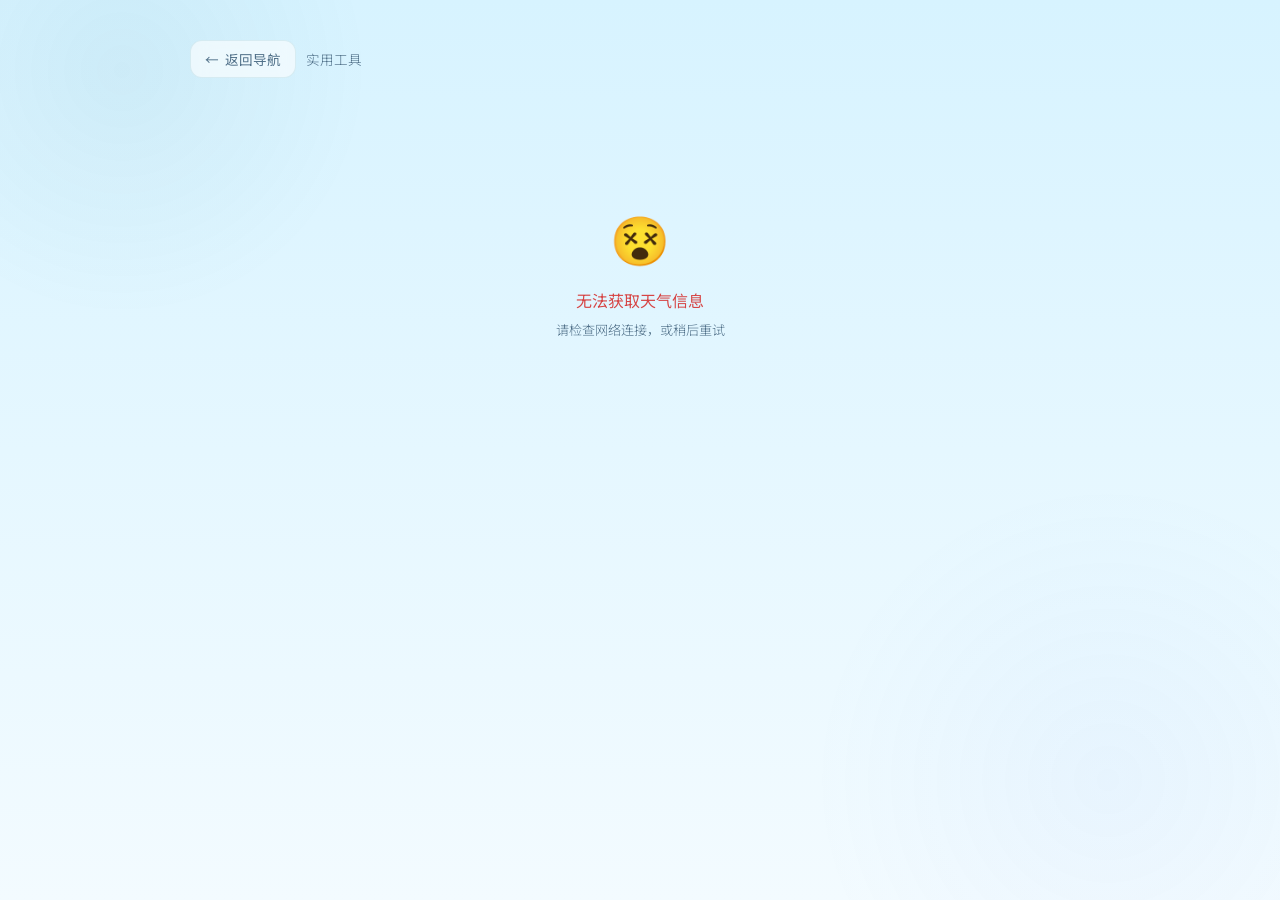
<file: weather.html>
<!DOCTYPE html>
<html lang="zh-CN">
<head>
  <meta charset="UTF-8">
  <meta name="viewport" content="width=device-width, initial-scale=1.0">
  <title>天气详情</title>
  <link rel="preconnect" href="https://fonts.googleapis.com">
  <link href="https://fonts.googleapis.com/css2?family=Noto+Sans+SC:wght@300;400;500;600;700&family=Orbitron:wght@400;700;900&display=swap" rel="stylesheet">
  <style>
    :root {
      --bg-from: #d7f3ff;
      --bg-to: #f3fbff;
      --card-bg: rgba(255, 255, 255, 0.88);
      --text-primary: #0b7285;
      --text-secondary: #334e68;
      --text-muted: #4f6f88;
      --shadow: 0 12px 36px rgba(11, 114, 133, 0.12);
      --radius: 22px;
    }

    * { margin: 0; padding: 0; box-sizing: border-box; }

    body {
      font-family: 'Noto Sans SC', sans-serif;
      min-height: 100vh;
      background: linear-gradient(180deg, var(--bg-from) 0%, var(--bg-to) 100%);
      color: var(--text-primary);
      display: flex;
      flex-direction: column;
      align-items: center;
      padding: 40px 20px 60px;
    }

    body::before {
      content: '';
      position: fixed; top: -20%; left: -10%;
      width: 500px; height: 500px;
      background: radial-gradient(circle, rgba(11,114,133,0.06) 0%, transparent 70%);
      pointer-events: none;
    }
    body::after {
      content: '';
      position: fixed; bottom: -20%; right: -10%;
      width: 600px; height: 600px;
      background: radial-gradient(circle, rgba(91,141,238,0.05) 0%, transparent 70%);
      pointer-events: none;
    }

    .top-bar {
      width: 100%; max-width: 900px;
      display: flex; align-items: center; gap: 10px;
      margin-bottom: 24px;
    }

    .back-btn {
      display: flex; align-items: center; gap: 6px;
      text-decoration: none; color: var(--text-muted);
      font-size: 0.85rem; font-weight: 400;
      padding: 8px 14px; border-radius: 12px;
      background: rgba(255,255,255,0.6);
      border: 1px solid rgba(11,114,133,0.1);
      transition: all 0.2s ease; backdrop-filter: blur(8px);
    }
    .back-btn:hover {
      background: rgba(255,255,255,0.9);
      color: var(--text-primary);
      transform: translateX(-2px);
    }

    .page-title { font-size: 0.85rem; color: var(--text-muted); font-weight: 300; }

    h1 {
      font-size: clamp(1.6rem, 4vw, 2.2rem);
      font-weight: 700; color: var(--text-primary);
      margin-bottom: 6px; text-align: center;
    }

    .subtitle {
      text-align: center; color: var(--text-muted);
      font-size: 0.82rem; font-weight: 300;
      margin-bottom: 36px; letter-spacing: 0.3px;
    }

    .container {
      width: 100%; max-width: 900px;
      display: grid;
      grid-template-columns: 1fr 1fr;
      gap: 20px;
    }

    .card {
      background: var(--card-bg);
      border-radius: var(--radius); padding: 26px;
      box-shadow: var(--shadow);
      backdrop-filter: blur(16px); -webkit-backdrop-filter: blur(16px);
      border: 1px solid rgba(11,114,133,0.08);
    }

    .card-title {
      font-size: 0.78rem; color: var(--text-muted);
      text-transform: uppercase; letter-spacing: 0.1em;
      font-weight: 500; margin-bottom: 16px;
      display: flex; align-items: center; gap: 8px;
    }
    .card-title::before {
      content: ''; width: 3px; height: 14px;
      background: linear-gradient(180deg, var(--text-primary), #5b8dee);
      border-radius: 2px;
    }

    /* 当前天气 */
    .current-card { grid-column: 1; grid-row: 1; }

    .current-main {
      display: flex; align-items: flex-start;
      justify-content: space-between; margin-bottom: 24px; gap: 12px;
    }

    .big-temp {
      font-size: clamp(3rem, 10vw, 4.5rem); font-weight: 700;
      font-family: 'Orbitron', sans-serif;
      color: var(--text-primary); line-height: 1;
    }
    .big-temp-unit {
      font-size: 1.4rem; font-weight: 400;
      color: var(--text-muted);
      font-family: 'Noto Sans SC', sans-serif;
      vertical-align: super; margin-left: 2px;
    }

    .big-condition {
      font-size: 1.15rem; color: var(--text-secondary);
      margin-top: 6px; font-weight: 400;
    }

    .big-city { text-align: right; flex-shrink: 0; }
    .city-name { font-size: 1.1rem; font-weight: 600; color: var(--text-primary); display: block; }
    .city-province { font-size: 0.72rem; color: var(--text-muted); display: block; margin-top: 2px; }
    .city-tag {
      font-size: 0.72rem; color: var(--text-muted);
      background: rgba(11,114,133,0.08);
      padding: 2px 8px; border-radius: 20px;
      margin-top: 6px; display: inline-block;
    }

    .detail-grid {
      display: grid;
      grid-template-columns: repeat(3, 1fr);
      gap: 8px; margin-bottom: 0;
    }

    .detail-item {
      background: #f2fbfe; border-radius: 14px;
      padding: 12px 10px; text-align: center;
      border: 1px solid rgba(11,114,133,0.06);
    }

    .detail-label {
      font-size: 0.68rem; color: var(--text-muted);
      text-transform: uppercase; letter-spacing: 0.06em;
      display: block; margin-bottom: 4px;
    }

    .detail-value {
      font-size: 1.05rem; font-weight: 600;
      color: var(--text-primary); display: block;
    }

    .detail-unit { font-size: 0.65rem; color: var(--text-muted); font-weight: 300; }

    /* AQI */
    .aqi-card { grid-column: 2; grid-row: 1; }

    .aqi-main { display: flex; align-items: center; gap: 16px; margin-bottom: 16px; }

    .aqi-number {
      font-size: clamp(2.5rem, 8vw, 4rem); font-weight: 700;
      font-family: 'Orbitron', sans-serif; line-height: 1;
    }

    .aqi-info { flex: 1; }

    .aqi-level {
      font-size: 1.1rem; font-weight: 600;
      display: inline-block; padding: 4px 14px;
      border-radius: 20px; margin-bottom: 4px;
    }

    .aqi-desc { font-size: 0.78rem; color: var(--text-muted); font-weight: 300; line-height: 1.5; }

    .aqi-detail-grid {
      display: grid;
      grid-template-columns: repeat(3, 1fr);
      gap: 8px;
    }

    .aqi-detail-item {
      background: #f8fbff; border-radius: 10px;
      padding: 10px 8px; text-align: center;
      border: 1px solid rgba(56,128,217,0.08);
    }

    .aqi-detail-label { font-size: 0.65rem; color: var(--text-muted); display: block; margin-bottom: 3px; }
    .aqi-detail-value { font-size: 0.9rem; font-weight: 600; color: var(--text-primary); }

    /* 日出日落 */
    .sun-card { grid-column: 1 / -1; }

    .sun-grid { display: grid; grid-template-columns: 1fr 1fr; gap: 16px; }

    .sun-item {
      border-radius: 16px; padding: 18px 20px;
      display: flex; align-items: center; gap: 14px;
    }

    .sun-item.sunrise {
      background: linear-gradient(135deg, #fff8e1, #fff3cd);
      border: 1px solid rgba(217,132,25,0.15);
    }
    .sun-item.sunset {
      background: linear-gradient(135deg, #fff0e6, #ffe0cc);
      border: 1px solid rgba(200,80,25,0.15);
    }

    .sun-emoji { font-size: 32px; flex-shrink: 0; }

    .sun-text-group { flex: 1; }

    .sun-label {
      font-size: 0.72rem; color: var(--text-muted);
      text-transform: uppercase; letter-spacing: 0.08em;
      font-weight: 500; display: block; margin-bottom: 2px;
    }

    .sun-time {
      font-size: 1.6rem; font-weight: 700;
      font-family: 'Orbitron', sans-serif;
      color: var(--text-primary); line-height: 1.1;
    }
    .sun-item.sunrise .sun-time { color: #d98419; }
    .sun-item.sunset  .sun-time { color: #c05020; }

    /* 生活指数 */
    .life-card { grid-column: 1 / -1; }

    .life-grid {
      display: grid;
      grid-template-columns: repeat(auto-fill, minmax(160px, 1fr));
      gap: 10px;
      width: 100%;
    }

    .life-item {
      border-radius: 16px; padding: 16px 18px;
      background: #f8fbff;
      border: 1px solid rgba(56,128,217,0.1);
      display: flex; align-items: flex-start; gap: 12px;
      transition: transform 0.2s ease, box-shadow 0.2s ease;
    }
    .life-item:hover {
      transform: translateY(-2px);
      box-shadow: 0 6px 20px rgba(56,128,217,0.1);
    }

    .life-icon { font-size: 22px; flex-shrink: 0; margin-top: 1px; }
    .life-body { flex: 1; }
    .life-name { font-size: 0.88rem; font-weight: 600; color: var(--text-primary); margin-bottom: 2px; }
    .life-level {
      font-size: 0.75rem; font-weight: 700;
      letter-spacing: 0.04em; display: inline-block;
      padding: 1px 8px; border-radius: 20px; margin-bottom: 4px;
    }
    .life-desc { font-size: 0.75rem; color: var(--text-secondary); line-height: 1.5; font-weight: 300; }

    /* 加载 & 错误 */
    .loading-wrap { width: 100%; max-width: 900px; text-align: center; padding: 120px 0; }
    .loading-icon {
      font-size: 48px; animation: float 2s ease-in-out infinite;
      display: block; margin-bottom: 16px;
    }
    @keyframes float { 0%, 100% { transform: translateY(0); } 50% { transform: translateY(-10px); } }
    .loading-text { font-size: 1rem; color: var(--text-muted); font-weight: 300; }
    .loading-city { font-size: 0.82rem; color: var(--text-muted); margin-top: 6px; font-weight: 300; }

    .error-wrap { width: 100%; max-width: 500px; text-align: center; padding: 100px 0; }
    .error-icon { font-size: 48px; display: block; margin-bottom: 16px; }
    .error-text { font-size: 1rem; color: #d64545; margin-bottom: 8px; }
    .error-hint { font-size: 0.82rem; color: var(--text-muted); font-weight: 300; }

    footer {
      margin-top: 48px; color: var(--text-muted);
      font-size: 0.75rem; font-weight: 300; text-align: center;
    }
    footer a { color: var(--text-primary); text-decoration: none; }

    .hidden { display: none !important; }

    /* 入场动画 */
    .card {
      opacity: 0; transform: translateY(20px);
      animation: fadeUp 0.55s ease forwards;
    }
    @keyframes fadeUp { to { opacity: 1; transform: translateY(0); } }
    .card:nth-child(1) { animation-delay: 0.05s; }
    .card:nth-child(2) { animation-delay: 0.15s; }
    .card:nth-child(3) { animation-delay: 0.25s; }
    .card:nth-child(4) { animation-delay: 0.35s; }

    /* AQI 颜色 */
    .aqi-1 { color: #2f9e44; }
    .aqi-2 { color: #d98419; }
    .aqi-3 { color: #e06060; }
    .aqi-4 { color: #d64545; }
    .aqi-5 { color: #c0392b; }
    .aqi-6 { color: #922b21; }

    .aqi-badge-1 { background: rgba(47,158,68,0.15);  color: #2f9e44; }
    .aqi-badge-2 { background: rgba(217,132,25,0.15);  color: #d98419; }
    .aqi-badge-3 { background: rgba(240,112,133,0.15); color: #e06060; }
    .aqi-badge-4 { background: rgba(214,69,69,0.15);   color: #d64545; }
    .aqi-badge-5 { background: rgba(192,57,43,0.15);  color: #c0392b; }
    .aqi-badge-6 { background: rgba(146,43,33,0.15);  color: #922b21; }

    /* =======================
       移动端响应式（一栏一行核心修改）
    ======================= */
    @media (max-width: 768px) {
      body {
        padding: 16px 12px 40px;
      }
      .container {
        /* 在移动端直接放弃 Grid 布局，改用纵向 Flex，保证整体一栏一行 */
        display: flex;
        flex-direction: column;
        gap: 16px;
      }
      .card {
        width: 100%;
        padding: 20px 16px;
      }
      
      /* 天气头部纵向对齐 */
      .current-main {
        flex-direction: column;
        align-items: flex-start;
        gap: 12px;
      }
      .big-city {
        text-align: left;
      }
      
      /* AQI头部纵向对齐 */
      .aqi-main {
        flex-direction: column;
        align-items: flex-start;
        gap: 12px;
      }
      
      /* 湿度、风力、PM2.5等小数据：两栏显示（因为单栏会导致页面过长，两栏更清爽） */
      .detail-grid, .aqi-detail-grid {
        grid-template-columns: repeat(2, 1fr);
      }
      
      /* 日出日落、生活指数：严格遵循一栏一行 */
      .sun-grid, .life-grid {
        grid-template-columns: 1fr;
      }
      
      .life-item {
        padding: 14px 16px;
      }
      .big-temp { font-size: 3rem; }
      .aqi-number { font-size: 3rem; }
      footer { margin-top: 32px; }
    }
  </style>
</head>
<body>

  <div class="top-bar">
    <a href="index.html" class="back-btn">
      <span>←</span> 返回导航
    </a>
    <span class="page-title">实用工具</span>
  </div>

  <div class="loading-wrap" id="loadingWrap">
    <span class="loading-icon">⛅</span>
    <p class="loading-text">正在获取当前位置...</p>
    <p class="loading-city" id="loadingCity">河南南阳</p>
  </div>

  <div class="error-wrap hidden" id="errorWrap">
    <span class="error-icon">😵</span>
    <p class="error-text">无法获取天气信息</p>
    <p class="error-hint">请检查网络连接，或稍后重试</p>
  </div>

  <div class="hidden" id="content">
    <h1 id="pageTitle">天气详情</h1>
    <p class="subtitle" id="pageSubtitle">数据加载中...</p>

    <div class="container">

      <div class="card current-card">
        <div class="card-title">当前天气</div>
        <div class="current-main">
          <div>
            <span class="big-temp" id="temperature">--<span class="big-temp-unit">°C</span></span>
            <p class="big-condition" id="condition">--</p>
          </div>
          <div class="big-city">
            <span class="city-name" id="cityName">--</span>
            <span class="city-province" id="cityProvince">--</span>
            <span class="city-tag" id="cityTag">--</span>
          </div>
        </div>
        <div class="detail-grid">
          <div class="detail-item">
            <span class="detail-label">体感</span>
            <span class="detail-value" id="feels">--<span class="detail-unit">°</span></span>
          </div>
          <div class="detail-item">
            <span class="detail-label">湿度</span>
            <span class="detail-value" id="humidity">--<span class="detail-unit">%</span></span>
          </div>
          <div class="detail-item">
            <span class="detail-label">风力</span>
            <span class="detail-value" id="wind">--<span class="detail-unit">级</span></span>
          </div>
          <div class="detail-item">
            <span class="detail-label">气压</span>
            <span class="detail-value" id="pressure">--<span class="detail-unit">hPa</span></span>
          </div>
          <div class="detail-item">
            <span class="detail-label">降水量</span>
            <span class="detail-value" id="precip">--<span class="detail-unit">mm</span></span>
          </div>
          <div class="detail-item">
            <span class="detail-label">能见度</span>
            <span class="detail-value" id="vis">--<span class="detail-unit">km</span></span>
          </div>
        </div>
      </div>

      <div class="card aqi-card">
        <div class="card-title">空气质量 AQI</div>
        <div class="aqi-main">
          <span class="aqi-number" id="aqiNum">--</span>
          <div class="aqi-info">
            <span class="aqi-level aqi-badge-1" id="aqiLevel">--</span>
            <p class="aqi-desc" id="aqiDesc">--</p>
          </div>
        </div>
        <div class="aqi-detail-grid">
          <div class="aqi-detail-item">
            <span class="aqi-detail-label">PM2.5</span>
            <span class="aqi-detail-value" id="pm25">--</span>
          </div>
          <div class="aqi-detail-item">
            <span class="aqi-detail-label">PM10</span>
            <span class="aqi-detail-value" id="pm10">--</span>
          </div>
          <div class="aqi-detail-item">
            <span class="aqi-detail-label">CO</span>
            <span class="aqi-detail-value" id="co">--</span>
          </div>
          <div class="aqi-detail-item">
            <span class="aqi-detail-label">NO&#8322;</span>
            <span class="aqi-detail-value" id="no2">--</span>
          </div>
          <div class="aqi-detail-item">
            <span class="aqi-detail-label">O&#8323;</span>
            <span class="aqi-detail-value" id="o3">--</span>
          </div>
          <div class="aqi-detail-item">
            <span class="aqi-detail-label">SO&#8322;</span>
            <span class="aqi-detail-value" id="so2">--</span>
          </div>
        </div>
      </div>

      <div class="card sun-card">
        <div class="card-title">日出日落</div>
        <div class="sun-grid">
          <div class="sun-item sunrise">
            <span class="sun-emoji">&#127774;</span>
            <div class="sun-text-group">
              <span class="sun-label">日出时间</span>
              <span class="sun-time" id="sunrise">--:--</span>
            </div>
          </div>
          <div class="sun-item sunset">
            <span class="sun-emoji">&#127749;</span>
            <div class="sun-text-group">
              <span class="sun-label">日落时间</span>
              <span class="sun-time" id="sunset">--:--</span>
            </div>
          </div>
        </div>
      </div>

      <div class="card life-card">
        <div class="card-title">生活指数</div>
        <div class="life-grid" id="lifeGrid">
          </div>
      </div>

    </div>

    <footer>
      <p>数据来源：<a href="https://60s.viki.moe" target="_blank">VikiMoe 60s</a> ·
      IP定位：<a href="https://vore.top" target="_blank">Vore API</a> · © <span id="year"></span></p>
    </footer>
  </div>

<script>
document.getElementById('year').textContent = new Date().getFullYear();

var lifeIcons = {
  'airconditioner':'&#127877;','allergy':'&#128687;','carwash':'&#128663;',
  'chill':'&#127783;','clothes':'&#128088;','cold':'&#129396;',
  'comfort':'&#128578;','diffusion':'&#127787;','dry':'&#128167;',
  'drying':'&#128250;','fish':'&#128031;','heatstroke':'&#128166;',
  'makeup':'&#128132;','mood':'&#128522;','morning':'&#127749;',
  'sports':'&#127939;','sunglasses':'&#128084;','sunscreen':'&#127774;',
  'tourism':'&#9992;&#65039;','traffic':'&#128696;','ultraviolet':'&#9728;&#65039;',
  'umbrella':'&#128761;',
  // 中文名映射
  '空调':'&#127877;','过敏':'&#128687;','洗车':'&#128663;',
  '穿衣':'&#128088;','感冒':'&#129396;','舒适度':'&#128578;',
  '路况':'&#128696;','运动':'&#127939;','旅游':'&#9992;&#65039;',
  '心情':'&#128522;','化妆':'&#128132;','划船':'&#128095;',
  '逛街':'&#128722;','钓鱼':'&#128031;','日出':'&#127774;',
  '日落':'&#127749;','紫外线':'&#9728;&#65039;','防晒':'&#128137;',
  '晾晒':'&#128250;','干燥':'&#128167;','开窗':'&#127787;'
};

function aqiInfo(aqi) {
  aqi = parseInt(aqi, 10);
  if (aqi <= 50)  return { cls:'aqi-1', badge:'aqi-badge-1', label:'优', desc:'空气质量令人满意，基本无空气污染' };
  if (aqi <= 100) return { cls:'aqi-2', badge:'aqi-badge-2', label:'良', desc:'空气质量可接受，某些污染物可能对极少数异常敏感人群健康有较弱影响' };
  if (aqi <= 150) return { cls:'aqi-3', badge:'aqi-badge-3', label:'轻度污染', desc:'易感人群症状有轻度加剧，健康人群出现刺激症状' };
  if (aqi <= 200) return { cls:'aqi-4', badge:'aqi-badge-4', label:'中度污染', desc:'心脏病和肺病患者症状显著加剧，运动耐受力降低' };
  if (aqi <= 300) return { cls:'aqi-5', badge:'aqi-badge-5', label:'重度污染', desc:'健康人群运动耐受力降低，普遍出现症状' };
  return                          { cls:'aqi-6', badge:'aqi-badge-6', label:'严重污染', desc:'健康人群运动耐受力明显降低，提前出现某些疾病' };
}

// 获取中文名（key → 友好名）
function getLifeName(item) {
  var nameMap = {
    'airconditioner':'空调指数','allergy':'过敏指数','carwash':'洗车指数',
    'chill':'风寒指数','clothes':'穿衣指数','cold':'感冒指数',
    'comfort':'舒适度','diffusion':'空气污染扩散条件','dry':'干燥指数',
    'drying':'晾晒指数','fish':'钓鱼指数','heatstroke':'中暑指数',
    'makeup':'化妆指数','mood':'心情指数','morning':'晨练指数',
    'sports':'运动指数','sunglasses':'太阳镜指数','sunscreen':'防晒指数',
    'tourism':'旅游指数','traffic':'交通指数','ultraviolet':'紫外线指数',
    'umbrella':'雨伞指数'
  };
  return nameMap[item.key] || item.name || item.key;
}

async function getCity() {
  // 优先用 vore.top IP 定位
  try {
    var r = await fetch('https://api.vore.top/api/IPdata?ip=');
    var d = await r.json();
    if (d && d.ipdata && d.ipdata.info2) {
      return { city: d.ipdata.info2, province: d.ipdata.info1 || '', isLocal: true };
    }
    if (d && d.adcode && d.adcode.c) {
      return { city: d.adcode.c, province: d.adcode.p || '', isLocal: true };
    }
  } catch(e) {}
  // 定位失败，默认河南郑州市
  return { city: '郑州市', province: '河南省', isLocal: false };
}

async function main() {
  var loadingEl  = document.getElementById('loadingWrap');
  var errorEl    = document.getElementById('errorWrap');
  var contentEl  = document.getElementById('content');

  try {
    // 第一步：IP 定位
    var loc = await getCity();
    var city = loc.city;
    var isLocal = loc.isLocal;

    document.getElementById('loadingCity').textContent =
      isLocal ? (loc.province ? loc.province + ' ' + city : city) : '河南郑州市（默认）';

    // 第二步：拿天气数据
    var r = await fetch('https://60s.viki.moe/v2/weather?query=' + encodeURIComponent(city));
    var data = await r.json();

    if (data.code !== 200) throw new Error(data.message || '接口错误');

    var w   = data.data.weather;
    var a   = data.data.air_quality;
    var sr  = data.data.sunrise;
    var li  = data.data.life_indices || [];
    var locData = data.data.location;

    // 标题区
    var displayCity = locData.city || city;
    var displayProvince = locData.province || loc.province || '';
    document.getElementById('pageTitle').textContent = displayCity + ' 实时天气';
    var updatedTime = w.updated ? w.updated.split(' ')[1] : '--:--';
    document.getElementById('pageSubtitle').textContent =
      '数据更新于 ' + updatedTime + (isLocal ? '' : ' · 默认显示河南郑州市');

    // 当前天气
    document.getElementById('temperature').innerHTML = w.temperature + '<span class="big-temp-unit">°C</span>';
    document.getElementById('condition').textContent  = w.condition;
    document.getElementById('cityName').textContent   = displayCity;
    document.getElementById('cityProvince').textContent = displayProvince;
    document.getElementById('cityTag').textContent    = isLocal ? '&#128205; 实时定位' : '&#9729; 默认位置';
    document.getElementById('feels').innerHTML    = (w.feels_like || w.temperature) + '<span class="detail-unit">°</span>';
    document.getElementById('humidity').innerHTML = w.humidity + '<span class="detail-unit">%</span>';
    document.getElementById('wind').innerHTML     = w.wind_power + '<span class="detail-unit">级</span>';
    document.getElementById('pressure').innerHTML = w.pressure + '<span class="detail-unit">hPa</span>';
    document.getElementById('precip').innerHTML   = w.precipitation + '<span class="detail-unit">mm</span>';
    document.getElementById('vis').innerHTML      = (w.visibility || '--') + '<span class="detail-unit">km</span>';

    // AQI
    var lv = aqiInfo(a.aqi);
    var aqiNumEl = document.getElementById('aqiNum');
    aqiNumEl.textContent = a.aqi;
    aqiNumEl.className = 'aqi-number ' + lv.cls;
    var aqiLvlEl = document.getElementById('aqiLevel');
    aqiLvlEl.className = 'aqi-level ' + lv.badge;
    aqiLvlEl.textContent = lv.label;
    document.getElementById('aqiDesc').textContent = lv.desc;
    document.getElementById('pm25').textContent = a.pm25;
    document.getElementById('pm10').textContent = a.pm10;
    document.getElementById('co').textContent   = a.co;
    document.getElementById('no2').textContent  = a.no2;
    document.getElementById('o3').textContent   = a.o3;
    document.getElementById('so2').textContent   = a.so2;

    // 日出日落
    document.getElementById('sunrise').textContent = sr.sunrise_desc;
    document.getElementById('sunset').textContent  = sr.sunset_desc;

    // 生活指数
    var lifeGrid = document.getElementById('lifeGrid');
    if (li.length > 0) {
      li.forEach(function(item) {
        var icon = lifeIcons[item.key] || lifeIcons[item.name] || '&#128203;';
        var name = getLifeName(item);
        var lvlColor = item.level.indexOf('优') !== -1 ? '#2f9e44'
                     : item.level.indexOf('良') !== -1 ? '#d98419'
                     : item.level.indexOf('污染') !== -1 || item.level.indexOf('重') !== -1 ? '#e06060'
                     : '#5b8dee';
        var lvlBg = item.level.indexOf('优') !== -1 ? 'rgba(47,158,68,0.12)'
                  : item.level.indexOf('良') !== -1 ? 'rgba(217,132,25,0.12)'
                  : item.level.indexOf('污染') !== -1 || item.level.indexOf('重') !== -1 ? 'rgba(224,96,96,0.12)'
                  : 'rgba(91,141,238,0.12)';
        var div = document.createElement('div');
        div.className = 'life-item';
        div.innerHTML =
          '<span class="life-icon">' + icon + '</span>' +
          '<div class="life-body">' +
            '<div class="life-name">' + name + '</div>' +
            '<span class="life-level" style="color:' + lvlColor + ';background:' + lvlBg + '">' + item.level + '</span>' +
            '<p class="life-desc">' + (item.description || '') + '</p>' +
          '</div>';
        lifeGrid.appendChild(div);
      });
    } else {
      lifeGrid.innerHTML = '<p style="color:var(--text-muted);font-size:0.85rem;font-weight:300;grid-column:1/-1;text-align:center;padding:20px">暂无生活指数数据</p>';
    }

    // 显示内容
    loadingEl.classList.add('hidden');
    contentEl.classList.remove('hidden');

  } catch(err) {
    console.error(err);
    loadingEl.classList.add('hidden');
    errorEl.classList.remove('hidden');
  }
}

main();
</script>

</body>
</html>
</file>
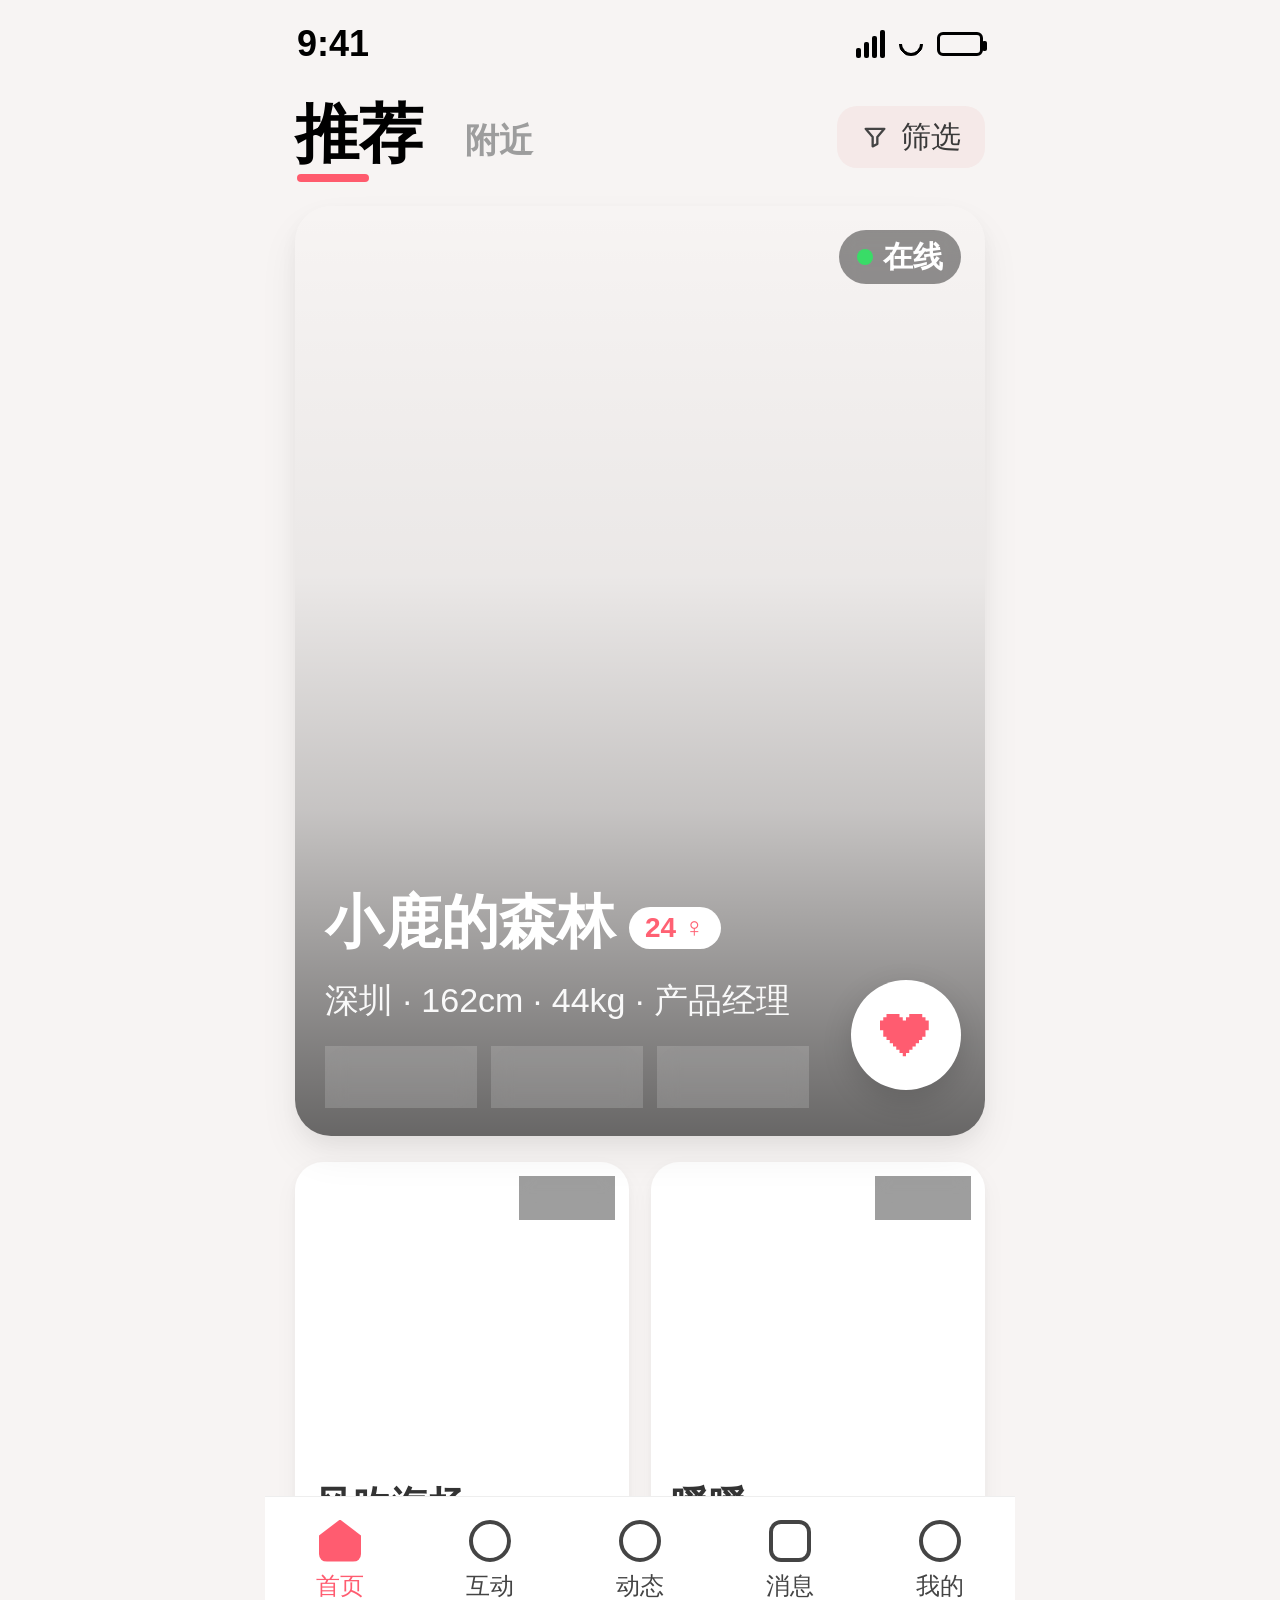
<file: ceshi/1.html>
<!DOCTYPE html>
<html lang="zh-CN">
<head>
<meta charset="UTF-8" />
<meta name="viewport" content="width=750, initial-scale=1.0"/>
<title>1:1 UI Restore</title>

<style>
*{
  margin:0;
  padding:0;
  box-sizing:border-box;
}

body{
  background:#f7f4f3;
  font-family:
  -apple-system,
  BlinkMacSystemFont,
  "PingFang SC",
  sans-serif;
}

.app{
  width:750px;
  height:1624px;
  margin:0 auto;
  background:#f7f4f3;
  position:relative;
  overflow:hidden;
}

/* 状态栏 */

.status{
  height:88px;
  padding:0 32px;
  display:flex;
  align-items:center;
  justify-content:space-between;
}

.time{
  font-size:36px;
  font-weight:600;
  color:#000;
}

.icons{
  display:flex;
  align-items:center;
  gap:14px;
}

.signal{
  display:flex;
  align-items:flex-end;
  gap:3px;
}

.signal span{
  width:5px;
  background:#000;
  border-radius:2px;
}

.signal span:nth-child(1){height:10px;}
.signal span:nth-child(2){height:16px;}
.signal span:nth-child(3){height:22px;}
.signal span:nth-child(4){height:28px;}

.wifi{
  width:24px;
  height:24px;
  border:3px solid #000;
  border-left-color:transparent;
  border-top-color:transparent;
  transform:rotate(45deg);
  border-radius:50%;
}

.battery{
  width:46px;
  height:24px;
  border:3px solid #000;
  border-radius:6px;
  position:relative;
}

.battery:after{
  content:'';
  position:absolute;
  right:-7px;
  top:6px;
  width:5px;
  height:10px;
  background:#000;
  border-radius:2px;
}

/* 顶部 */

.header{
  padding:14px 30px 0;
  display:flex;
  justify-content:space-between;
  align-items:flex-start;
}

.tabs{
  display:flex;
  align-items:flex-start;
  gap:42px;
}

.tab{
  position:relative;
}

.tab.active{
  font-size:64px;
  font-weight:800;
  color:#000;
  line-height:1;
}

.tab.active:after{
  content:'';
  position:absolute;
  left:2px;
  bottom:-16px;
  width:72px;
  height:8px;
  background:#ff5b6d;
  border-radius:999px;
}

.tab.normal{
  font-size:34px;
  color:#9d9d9d;
  font-weight:600;
  margin-top:16px;
}

.filter{
  margin-top:4px;
  height:62px;
  padding:0 24px;
  background:#f5e9e8;
  border-radius:20px;
  display:flex;
  align-items:center;
  gap:12px;
  color:#3a3a3a;
  font-size:30px;
  font-weight:500;
}

.filter svg{
  width:28px;
  height:28px;
}

/* 大卡 */

.hero{
  width:690px;
  height:930px;
  margin:38px auto 26px;
  border-radius:36px;
  overflow:hidden;
  position:relative;
  background:url('https://images.unsplash.com/photo-1494790108377-be9c29b29330?q=80&w=1200&auto=format&fit=crop')
  center center/cover no-repeat;
  box-shadow:
  0 8px 18px rgba(0,0,0,.04),
  0 20px 40px rgba(0,0,0,.06);
}

.hero:before{
  content:'';
  position:absolute;
  inset:0;
  background:
  linear-gradient(
    to top,
    rgba(0,0,0,.58) 0%,
    rgba(0,0,0,.20) 35%,
    rgba(0,0,0,.05) 60%,
    rgba(0,0,0,0) 100%
  );
}

.online{
  position:absolute;
  top:24px;
  right:24px;
  z-index:2;
  height:54px;
  padding:0 18px;
  border-radius:28px;
  background:rgba(0,0,0,.42);
  display:flex;
  align-items:center;
  color:#fff;
  font-size:30px;
  font-weight:600;
  backdrop-filter:blur(10px);
}

.online:before{
  content:'';
  width:16px;
  height:16px;
  background:#39dc67;
  border-radius:50%;
  margin-right:10px;
}

.hero-info{
  position:absolute;
  left:30px;
  right:30px;
  bottom:28px;
  z-index:2;
  color:#fff;
}

.hero-name{
  display:flex;
  align-items:center;
  gap:14px;
  font-size:58px;
  font-weight:700;
}

.age{
  height:42px;
  padding:0 16px;
  background:#fff;
  border-radius:24px;
  color:#ff6173;
  display:flex;
  align-items:center;
  justify-content:center;
  font-size:28px;
  font-weight:700;
  margin-top:10px;
}

.meta{
  margin-top:16px;
  font-size:34px;
  opacity:.95;
}

.tags{
  display:flex;
  gap:14px;
  margin-top:22px;
}

.tag{
  padding:12px 20px;
  background:rgba(255,255,255,.16);
  border-radius:24px;
  font-size:28px;
  backdrop-filter:blur(10px);
}

.like{
  position:absolute;
  right:24px;
  bottom:46px;
  width:110px;
  height:110px;
  background:#fff;
  border-radius:50%;
  z-index:2;
  display:flex;
  align-items:center;
  justify-content:center;
  box-shadow:0 10px 30px rgba(0,0,0,.15);
}

.like:before{
  content:'❤';
  color:#ff5c70;
  font-size:52px;
}

/* 小卡 */

.cards{
  width:690px;
  margin:0 auto;
  display:flex;
  gap:22px;
}

.card{
  width:334px;
  background:#fff;
  border-radius:28px;
  overflow:hidden;
  box-shadow:
  0 4px 10px rgba(0,0,0,.03),
  0 10px 26px rgba(0,0,0,.04);
}

.card-cover{
  height:300px;
  position:relative;
  background-size:cover;
  background-position:center;
}

.card1{
  background-image:url('https://images.unsplash.com/photo-1500648767791-00dcc994a43e?q=80&w=1200&auto=format&fit=crop');
}

.card2{
  background-image:url('https://images.unsplash.com/photo-1488426862026-3ee34a7d66df?q=80&w=1200&auto=format&fit=crop');
}

.small-online{
  position:absolute;
  top:14px;
  right:14px;
  height:44px;
  padding:0 14px;
  border-radius:22px;
  background:rgba(0,0,0,.38);
  display:flex;
  align-items:center;
  color:#fff;
  font-size:24px;
  backdrop-filter:blur(8px);
}

.small-online:before{
  content:'';
  width:12px;
  height:12px;
  background:#38db67;
  border-radius:50%;
  margin-right:8px;
}

.card-body{
  padding:18px 20px 24px;
}

.card-name{
  display:flex;
  align-items:center;
  gap:8px;
  font-size:38px;
  font-weight:700;
  color:#333;
}

.card-age{
  color:#ff5b6d;
  font-size:30px;
  font-weight:700;
  margin-top:8px;
}

.card-meta{
  margin-top:14px;
  color:#666;
  font-size:28px;
  line-height:1.4;
}

/* 底部 */

.bottom{
  position:absolute;
  left:0;
  right:0;
  bottom:0;
  height:128px;
  background:#fff;
  border-top:1px solid #eee;
  display:flex;
  justify-content:space-around;
  align-items:center;
}

.nav{
  display:flex;
  flex-direction:column;
  align-items:center;
  gap:8px;
  color:#444;
  font-size:24px;
}

.nav.active{
  color:#ff5c70;
}

.icon{
  width:42px;
  height:42px;
  position:relative;
}

/* home */
.home{
  background:#ff5c70;
  clip-path:polygon(
    50% 0,
    100% 38%,
    100% 100%,
    0 100%,
    0 38%
  );
  border-radius:8px;
}

/* 其他icon */
.circle{
  border:4px solid currentColor;
  border-radius:50%;
}

.msg{
  border:4px solid currentColor;
  border-radius:12px;
}

.user{
  border:4px solid currentColor;
  border-radius:50%;
}

</style>
</head>

<body>

<div class="app">

  <!-- 状态栏 -->
  <div class="status">

    <div class="time">9:41</div>

    <div class="icons">

      <div class="signal">
        <span></span>
        <span></span>
        <span></span>
        <span></span>
      </div>

      <div class="wifi"></div>

      <div class="battery"></div>

    </div>

  </div>

  <!-- 顶部 -->
  <div class="header">

    <div class="tabs">

      <div class="tab active">
        推荐
      </div>

      <div class="tab normal">
        附近
      </div>

    </div>

    <div class="filter">

      <svg viewBox="0 0 24 24" fill="none">
        <path d="M4 5H20L14 12V18L10 20V12L4 5Z"
        stroke="#444"
        stroke-width="2"
        stroke-linejoin="round"/>
      </svg>

      筛选

    </div>

  </div>

  <!-- 大卡 -->
  <div class="hero">

    <div class="online">
      在线
    </div>

    <div class="hero-info">

      <div class="hero-name">
        小鹿的森林

        <div class="age">
          24 ♀
        </div>
      </div>

      <div class="meta">
        深圳 · 162cm · 44kg · 产品经理
      </div>

      <div class="tags">

        <div class="tag">
          温柔善良
        </div>

        <div class="tag">
          热爱旅行
        </div>

        <div class="tag">
          可甜可盐
        </div>

      </div>

    </div>

    <div class="like"></div>

  </div>

  <!-- 小卡 -->
  <div class="cards">

    <div class="card">

      <div class="card-cover card1">

        <div class="small-online">
          在线
        </div>

      </div>

      <div class="card-body">

        <div class="card-name">
          风吹海扬
          <div class="card-age">26 ♂</div>
        </div>

        <div class="card-meta">
          上海 · 178cm · 程序员
        </div>

      </div>

    </div>

    <div class="card">

      <div class="card-cover card2">

        <div class="small-online">
          在线
        </div>

      </div>

      <div class="card-body">

        <div class="card-name">
          暖暖
          <div class="card-age">24 ♀</div>
        </div>

        <div class="card-meta">
          北京 · 165cm · 设计师
        </div>

      </div>

    </div>

  </div>

  <!-- 底部 -->
  <div class="bottom">

    <div class="nav active">
      <div class="icon home"></div>
      <div>首页</div>
    </div>

    <div class="nav">
      <div class="icon circle"></div>
      <div>互动</div>
    </div>

    <div class="nav">
      <div class="icon circle"></div>
      <div>动态</div>
    </div>

    <div class="nav">
      <div class="icon msg"></div>
      <div>消息</div>
    </div>

    <div class="nav">
      <div class="icon user"></div>
      <div>我的</div>
    </div>

  </div>

</div>

</body>
</html>
</file>
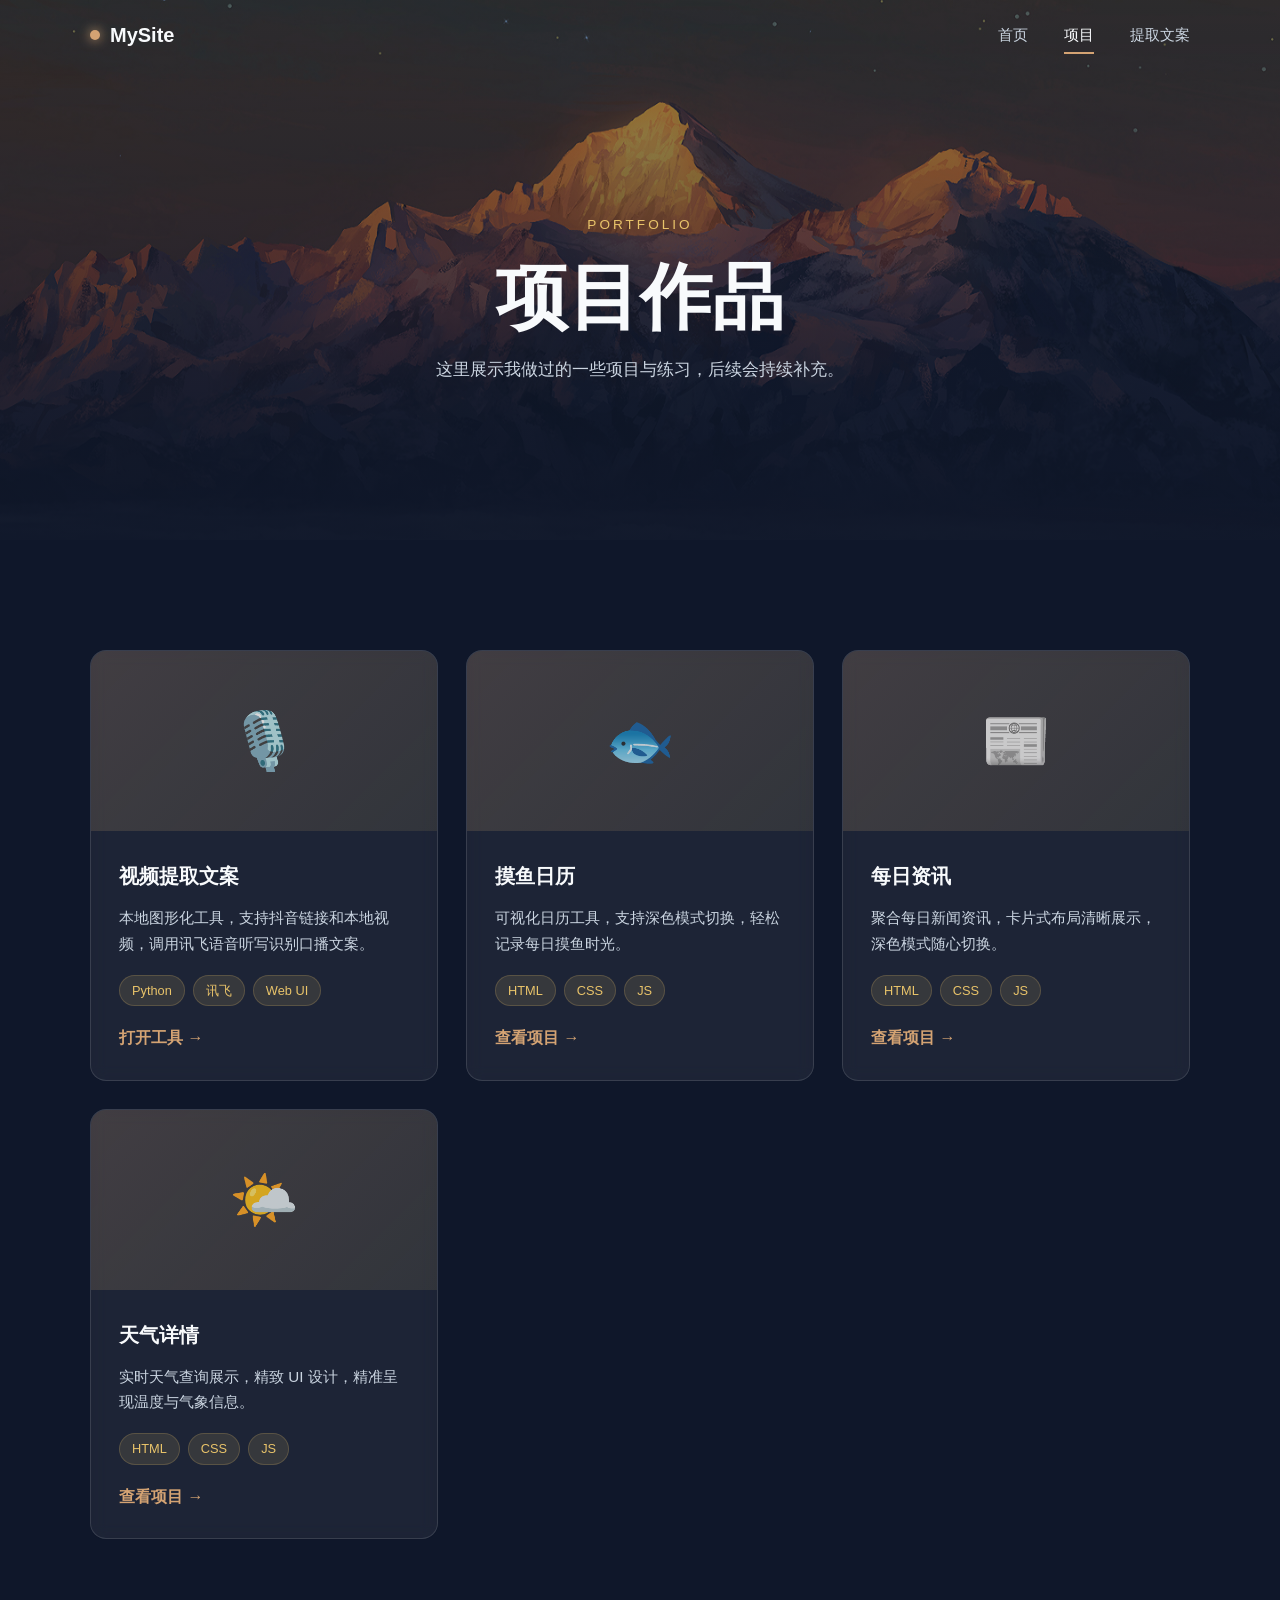
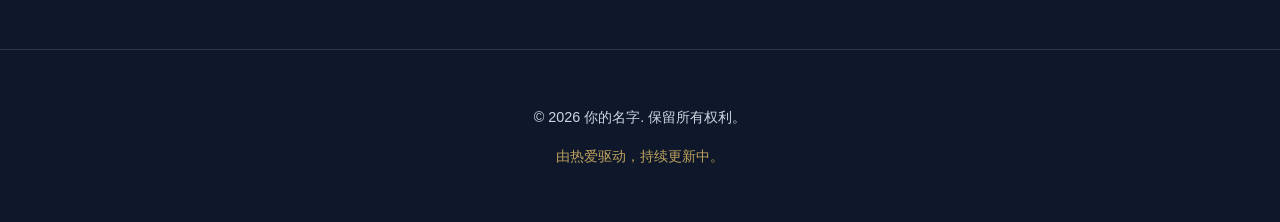
<file: my-site/projects.html>
<!DOCTYPE html>
<html lang="zh-CN">
<head>
  <meta charset="UTF-8">
  <meta name="viewport" content="width=device-width, initial-scale=1.0">
  <title>项目作品 | 你的名字</title>
  <link rel="stylesheet" href="./css/style.css">
</head>
<body>
  <header class="header" id="header">
    <div class="container nav-container">
      <a href="./index.html" class="logo">
        <span class="logo-mark"></span>
        <span class="logo-text">MySite</span>
      </a>
      <nav class="nav-menu" id="navMenu">
        <a href="./index.html" class="nav-link">首页</a>
        <a href="./projects.html" class="nav-link active">项目</a>
        <a href="./transcriber.html" class="nav-link">提取文案</a>
      </nav>
      <button class="menu-toggle" id="menuToggle" aria-label="切换菜单">
        <span></span>
        <span></span>
        <span></span>
      </button>
    </div>
  </header>

  <section class="page-hero" id="home">
    <div class="hero-bg">
      <div class="hero-overlay"></div>
    </div>
    <div class="container hero-content">
      <p class="hero-tag">Portfolio</p>
      <h1 class="hero-title">项目作品</h1>
      <p class="hero-desc">
        这里展示我做过的一些项目与练习，后续会持续补充。
      </p>
    </div>
  </section>

  <section class="section projects" id="projects">
    <div class="container">
      <div class="projects-grid">
        <article class="project-card reveal clickable-card" data-href="./transcriber.html" tabindex="0">
          <div class="project-thumb"><span class="project-placeholder">🎙️</span></div>
          <div class="project-body">
            <h3 class="project-title">视频提取文案</h3>
            <p class="project-desc">本地图形化工具，支持抖音链接和本地视频，调用讯飞语音听写识别口播文案。</p>
            <div class="project-tags"><span>Python</span><span>讯飞</span><span>Web UI</span></div>
            <a href="./transcriber.html" class="project-link">打开工具 →</a>
          </div>
        </article>

        <article class="project-card reveal clickable-card" data-href="./moyu.html" tabindex="0">
          <div class="project-thumb"><span class="project-placeholder">🐟</span></div>
          <div class="project-body">
            <h3 class="project-title">摸鱼日历</h3>
            <p class="project-desc">可视化日历工具，支持深色模式切换，轻松记录每日摸鱼时光。</p>
            <div class="project-tags"><span>HTML</span><span>CSS</span><span>JS</span></div>
            <a href="./moyu.html" class="project-link">查看项目 →</a>
          </div>
        </article>
        <article class="project-card reveal clickable-card" data-href="./news.html" tabindex="0">
          <div class="project-thumb"><span class="project-placeholder">📰</span></div>
          <div class="project-body">
            <h3 class="project-title">每日资讯</h3>
            <p class="project-desc">聚合每日新闻资讯，卡片式布局清晰展示，深色模式随心切换。</p>
            <div class="project-tags"><span>HTML</span><span>CSS</span><span>JS</span></div>
            <a href="./news.html" class="project-link">查看项目 →</a>
          </div>
        </article>
        <article class="project-card reveal clickable-card" data-href="./weather.html" tabindex="0">
          <div class="project-thumb"><span class="project-placeholder">🌤️</span></div>
          <div class="project-body">
            <h3 class="project-title">天气详情</h3>
            <p class="project-desc">实时天气查询展示，精致 UI 设计，精准呈现温度与气象信息。</p>
            <div class="project-tags"><span>HTML</span><span>CSS</span><span>JS</span></div>
            <a href="./weather.html" class="project-link">查看项目 →</a>
          </div>
        </article>
      </div>
    </div>
  </section>

  <footer class="footer">
    <div class="container">
      <p>© 2026 你的名字. 保留所有权利。</p>
      <p class="footer-hint">由热爱驱动，持续更新中。</p>
    </div>
  </footer>

  <script src="./js/main.js"></script>
</body>
</html>
</file>
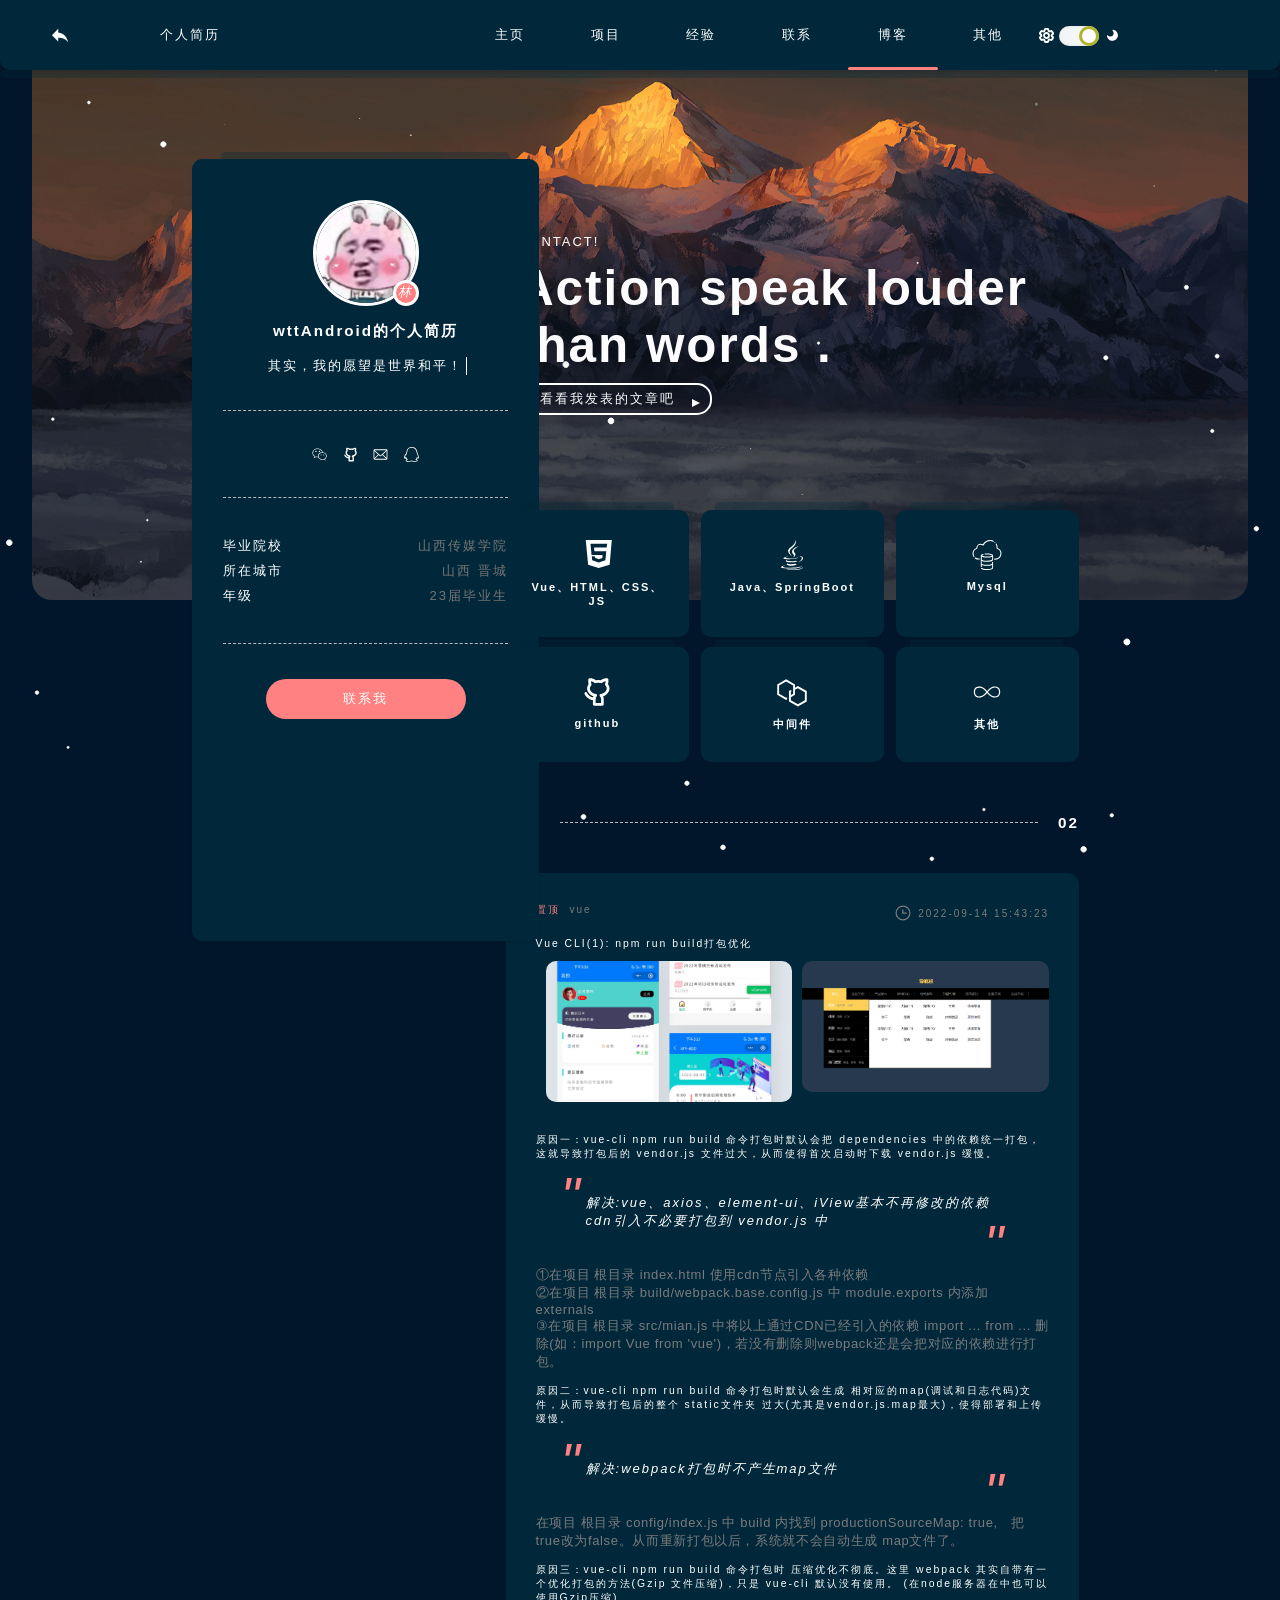
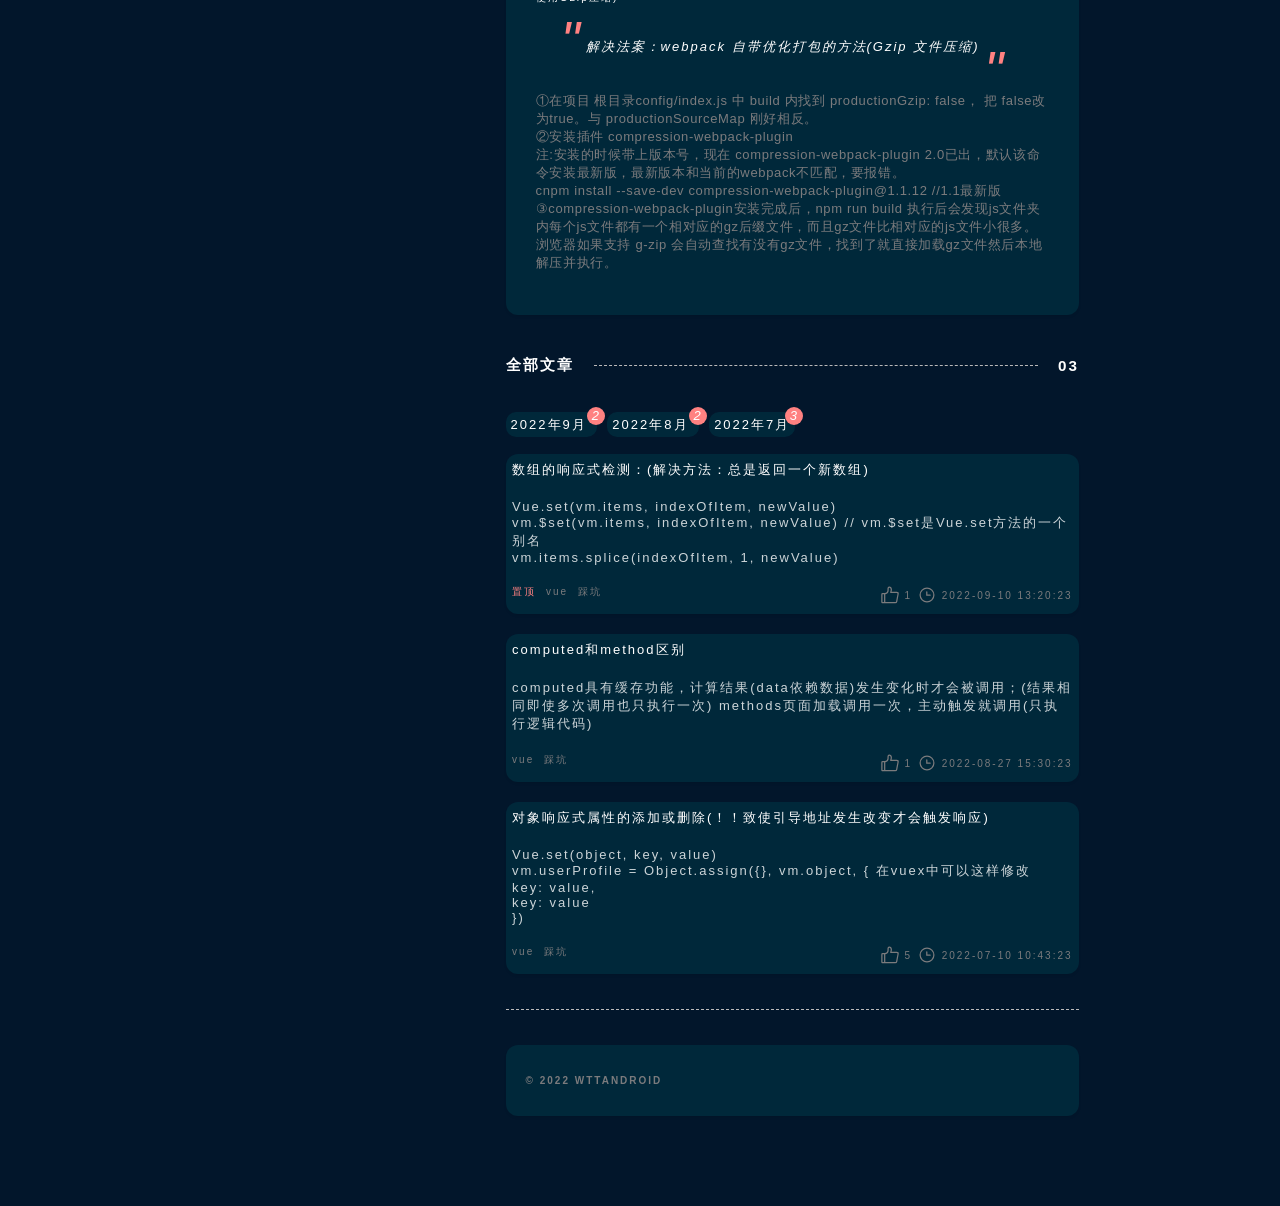
<file: web-resume-resume/blog.html>
<!DOCTYPE html>
<html lang="en">

<head>
  <meta charset="UTF-8">
  <meta http-equiv="X-UA-Compatible" content="IE=edge">
  <meta name="viewport" content="width=device-width, initial-scale=1.0">
  <title>求职简历</title>
  <link rel="stylesheet" href="./css/base.css">
  <link rel="stylesheet" href="./css/blog.css">
  <script src="./js/jq.js"></script>
</head>


<body>
  <canvas class="canvas-wrap" id="triangle-lost-in-space" resize="true"></canvas>

  <!-- loadding -->
  <div class="lodding-wrap">
    <div class="loadding-div"></div>
  </div>

  <!-- 主要页面 -->
  <div class="box">

    <!-- 顶部栏 -->
    <div class="header borderafter">
      <!-- 返回按钮 -->
      <a style="position: absolute;left:50px;" href="javascript:history.back()">
        <svg t="1649246285004" class="icon" viewBox="0 0 1024 1024" version="1.1" xmlns="http://www.w3.org/2000/svg"
          p-id="3737" width="20" height="20">
          <path
            d="M98 468.9l322.8-322.8v184.4C743.6 376.7 881.9 607.3 928 837.8 812.7 676.4 651.3 602.6 420.8 602.6v189.1L98 468.9z"
            p-id="3738" fill="#254665"></path>
        </svg>
      </a>

      <div class="col">
        <span>个人简历</span>
        <!-- 右边操作栏 -->
        <div class="header-right">
          <!-- 按钮 -->
          <div class="min_menu-wrap" id="minmenu">
            <span class="min_menu"></span>
          </div>
          <!-- 列表 -->
          <div class="menu_list">
            <!-- 栏目 -->
            <ul class="header-nav">
              <li><a href="./index2.html">主页</a></li>
              <li><a href="./home.html">项目</a></li>
              <li><a href="./resume.html">经验</a></li>
              <li><a href="./contact.html">联系</a></li>
              <li class="active"><a href="./blog.html">博客</a></li>
              <li><a href="./live.html">其他</a></li>
            </ul>
            <!-- 开关灯 -->
            <span class="kaig-bottm">
              <svg t="1649159647627" class="icon" viewBox="0 0 1024 1024" version="1.1"
                xmlns="http://www.w3.org/2000/svg" p-id="2250" width="15" height="15">
                <path
                  d="M1008.535135 710.670332l-70.446388 116.386904a112.099975 112.099975 0 0 1-140.572857 43.829042l-69.422645-17.083729c-5.502624 3.1992-11.133217 6.3984-16.763809 9.341665l-18.299425 62.896276C687.335435 981.514621 639.4754 1023.744064 582.657604 1023.744064H441.764828c-56.817796 0-104.677831-42.293427-110.308423-97.703574l-18.299425-62.896276a422.166458 422.166458 0 0 1-16.827793-9.341665l-69.614597 17.083729a112.163959 112.163959 0 0 1-140.508873-43.893026L15.631361 710.542364a107.493127 107.493127 0 0 1 32.43989-144.731817L96.251206 518.910272a410.649338 410.649338 0 0 1 0-14.204448l-48.179955-46.836291a107.365159 107.365159 0 0 1-32.375906-144.731817l70.190452-116.450888a112.099975 112.099975 0 0 1 140.572857-43.893026l69.550612 17.083729c5.566608-3.1992 11.133217-6.3984 16.827794-9.341665l18.299425-62.896276C336.831061 42.229443 384.691096 0 441.508892 0H582.529636c56.817796 0 104.677831 42.293427 110.372407 97.63959l18.235441 62.704324c5.75856 3.007248 11.325169 6.142464 16.827793 9.341665l69.678581-17.083729a112.163959 112.163959 0 0 1 140.508873 43.893026l70.446388 116.514872a107.493127 107.493127 0 0 1-32.375906 144.731817l-48.179955 46.772307a414.616346 414.616346 0 0 1 0 14.204448l48.243939 46.836291c47.092227 31.928018 62.192452 94.952262 32.247938 145.115721z m-213.066733-142.23644l3.391152-31.032242a246.210447 246.210447 0 0 0 0-51.699076l-3.263184-30.904274 93.992502-91.305173-53.554612-88.553862-131.615096 32.311922-23.546113-16.059985a294.134466 294.134466 0 0 0-48.627844-26.809297l-27.513121-11.901025L568.453156 127.968008H455.649356L419.370426 252.736816l-27.705074 11.965009c-16.635841 7.166208-32.951762 16.187953-48.499875 26.745313l-23.610097 15.996001-131.487128-32.247938-53.36266 88.489878 94.056486 91.433141-3.263184 30.968258a247.874031 247.874031 0 0 0 0 51.699076l3.1992 30.904274-93.928518 91.369157 53.554612 88.489878 131.551112-32.311922 23.610097 16.059985c15.292177 10.429393 31.544114 19.451137 48.563859 26.809297l27.577106 11.965009L455.905292 895.776056h112.611848l36.342914-124.768808 27.64109-11.965009c16.699825-7.166208 32.951762-16.187953 48.563859-26.745313l23.546113-15.996001 131.423144 32.247938 53.68258-88.745814-94.184454-91.369157zM512.147232 615.846038c57.329668 0 103.846038-46.516371 103.974006-103.974006 0-57.329668-46.644339-103.974006-103.974006-103.974007S408.173225 454.542364 408.173225 511.872032 454.817564 615.846038 512.147232 615.846038z m0 127.968008c-127.968008 0-231.942014-103.910022-231.942015-231.942014 0-127.968008 103.910022-231.942014 231.942015-231.942015 127.968008 0 231.942014 103.910022 231.942014 232.133967A232.133967 232.133967 0 0 1 512.147232 743.814046z"
                  p-id="2251"></path>
              </svg>
              <!-- 开关按钮 -->
              <span class="my-radio active" id="myRadio">
                <i></i>
              </span>
              <svg t="1649159678284" class="icon" viewBox="0 0 1024 1024" version="1.1"
                xmlns="http://www.w3.org/2000/svg" p-id="3376" width="15" height="15">
                <path
                  d="M505.4 878.6c-196.7 0-358-150.9-374.9-343.1 1-18.6 16.1-33.4 34.9-33.4 10.8 0 20.5 4.8 26.9 12.4 0.2 0.3 0.5 0.1 0.5-0.7 41.6 44.2 100.5 71.9 166.1 71.9 127.1 0 230.1-103 230.1-230.1 0-66.1-28-125.1-72.6-166.8 0.1-0.1 0.5-0.1 0.3-0.3-7-6.5-11.4-15.7-11.4-26.1 0-19 14.9-34.1 33.7-35.3 192.1 17.1 342.9 178.3 342.9 375 0 208-168.5 376.5-376.5 376.5z"
                  p-id="3377"></path>
              </svg>
            </span>
          </div>
        </div>
      </div>
    </div>
    <!-- 顶部导航 -->
    <div class="navigation">
      <div class="nav-titleBox co zz">
        <!-- 占位符 -->
        <div class="co-left"></div>

        <!-- 标题 -->
        <div class="co-right">
          <span class="titleBox-tag">CONTACT!</span>
          <h1>
            Action speak louder than words .
          </h1>
          <a class="buttom navbtn" href="#next-one">看看我发表的文章吧
          </a>
        </div>
      </div>
    </div>

    <!-- 主要修改部分 -->
    <div class="content zz">
      <!-- 占位符 -->
      <div class="co-left">
        <!-- 简历吸盘 -->
        <div class="me-card carbox borderbefore" id="mycard">
          <div class="mecar-title">
            <div class="me-image">
              <span class="status">
                <i>林里谜案</i>
              </span>
              <img src="./img/toux.jpg" alt="">
            </div>
            <h3>wttAndroid的个人简历</h3>
            <p class="me-hover">
              <span>其实，我的愿望是世界和平！</span>
            </p>
          </div>
          <div class="borderbotm"></div>
          <div class="lianxi-list">
            <a title="wx:w1457321681">
              <svg t="1649145899448" class="icon" viewBox="0 0 1024 1024" version="1.1"
                xmlns="http://www.w3.org/2000/svg" p-id="14861" width="15" height="15">
                <path
                  d="M506.942 345.921c25.259 0 42.134-16.916 42.134-42.107 0-25.477-16.848-41.956-42.134-41.956-25.299 0-50.668 16.48-50.668 41.956 0.028 25.204 25.409 42.107 50.668 42.107l0 0zM506.942 345.921zM271.257 261.857c-25.259 0-50.79 16.48-50.79 41.956 0 25.19 25.532 42.107 50.79 42.107 25.163 0 42.012-16.916 42.012-42.107-0.014-25.477-16.834-41.956-42.012-41.956l0 0zM271.257 261.857zM1010.654 615.492c0-133.202-123.563-246.702-275.237-258.512 0.205-1.652 0.301-3.373-0.068-5.092-30.406-141.79-182.886-248.695-354.7-248.695-194.15 0-352.119 135.387-352.119 301.793 0 89.279 45.574 169.725 131.946 233.158l-30.106 90.508c-1.939 5.885-0.177 12.37 4.506 16.452 2.853 2.458 6.445 3.741 10.076 3.741 2.335 0 4.697-0.546 6.867-1.625l113.036-56.565 13.926 2.827c34.802 7.154 64.853 13.353 101.868 13.353 10.895 0 40.878-3.987 43.404-7.182 40.755 101.99 153.094 175.61 285.273 175.61 33.86 0 68.13-8.164 98.891-15.866l87.136 47.636c2.307 1.257 4.847 1.911 7.359 1.911 3.441 0 6.881-1.161 9.639-3.413 4.847-3.932 6.841-10.404 5.038-16.33l-22.255-74.001c74.602-58.955 115.521-129.488 115.521-199.708l0 0zM409.798 665.75c-9.626 0.833-19.388 1.243-29.082 1.243-32.686 0-60.334-5.652-92.31-12.26l-18.582-3.755c-3.195-0.683-6.567-0.245-9.503 1.269l-81.687 40.892 21.231-63.775c2.076-6.24-0.205-13.053-5.57-16.821-82.07-57.207-123.659-126.894-123.659-207.093 0-144.179 139.087-261.516 310.067-261.516 151.142 0 284.959 91.955 312.579 214.261-158.475 2.076-286.706 113.487-286.706 250.32 0 19.893 3.018 39.171 8.11 57.767-1.542-0.382-3.168-0.683-4.887-0.532l0 0zM860.371 788.699c-4.875 3.673-6.935 10.007-5.188 15.852l13.804 45.903-56.647-30.993c-2.157-1.188-4.588-1.803-7.004-1.803-1.188 0-2.389 0.15-3.564 0.464-30.379 7.674-61.822 15.593-92.433 15.593-142.186 0-257.857-97.717-257.857-217.811 0-120.095 115.658-217.771 257.857-217.771 139.469 0 257.325 99.724 257.325 217.771 0 59.87-37.738 121.255-106.291 172.797l0 0zM868.181 797.178zM616.454 506.006c-16.848 0-33.696 16.971-33.696 33.792 0 16.944 16.848 33.669 33.696 33.669 25.313 0 42.038-16.725 42.038-33.669 0-16.848-16.725-33.792-42.038-33.792l0 0zM616.454 506.006zM801.58 506.006c-16.603 0-33.451 16.971-33.451 33.792 0 16.944 16.848 33.669 33.451 33.669 25.231 0 42.257-16.725 42.257-33.669 0-16.848-16.998-33.792-42.257-33.792l0 0zM801.58 506.006z"
                  p-id="14862"></path>
              </svg>
            </a>
            <a title="github:wttAndroid" href="https://gitee.com/wttAndroid">
              <svg t="1649145950732" class="icon" viewBox="0 0 1024 1024" version="1.1"
                xmlns="http://www.w3.org/2000/svg" p-id="16367" width="15" height="15">
                <path
                  d="M695.765333 981.333333h-276.053333c-26.794667 0-47.317333-21.077333-47.317333-48.64V739.84c0-29.184 6.314667-56.746667 17.365333-81.066667-129.365333-48.64-214.528-150.784-214.528-264.277333 0-53.504 17.365333-103.765333 50.474667-147.498667-12.629333-42.154667-15.786667-95.658667-12.629334-157.269333C216.234667 62.122667 236.8 42.666667 261.973333 42.666667c14.208 0 134.101333 1.621333 203.52 64.853333a504.448 504.448 0 0 1 184.533334 0C717.866667 44.288 837.717333 42.666667 853.504 42.666667c25.216 0 45.738667 19.456 47.317333 45.397333 4.693333 61.610667 0 115.114667-12.629333 157.269333C921.301333 290.688 938.666667 340.906667 938.666667 392.832c0 113.493333-85.162667 215.637333-214.528 264.277333a207.786667 207.786667 0 0 1 17.365333 81.066667v192.896c1.578667 27.562667-20.48 50.261333-45.738667 50.261333z m-228.693333-97.28h181.333333V739.84c0-27.562667-12.586667-53.504-33.109333-71.338667-14.165333-11.349333-20.48-30.805333-15.786667-50.261333 4.778667-17.834667 18.944-32.426667 36.309334-35.669333 123.050667-24.32 208.213333-102.144 208.213333-189.696 0-47.018667-25.258667-82.688-45.738667-105.386667-14.208-14.549333-17.365333-35.626667-7.893333-55.082667 6.314667-12.970667 15.786667-40.533333 15.786667-89.173333-39.466667 6.485333-85.205333 19.456-102.528 45.397333-11.093333 16.213333-31.573333 24.32-50.474667 19.456a393.045333 393.045333 0 0 0-194.005333 0c-18.944 4.864-37.888-3.242667-50.474667-19.456-17.365333-25.941333-63.146667-38.912-102.528-45.397333 1.578667 48.64 9.429333 76.202667 15.786667 89.173333 7.850667 17.834667 4.693333 40.533333-7.936 55.082667-20.48 22.698667-45.738667 58.368-45.738667 105.386667 0 87.552 85.205333 163.754667 208.213333 189.696 17.365333 3.242667 31.573333 17.834667 36.266667 35.669333 4.736 17.834667-1.578667 37.290667-15.786667 50.261333a95.104 95.104 0 0 0-33.109333 71.296v144.298667h3.157333z"
                  fill="#172B4D" p-id="16368"></path>
                <path
                  d="M403.968 788.394667c-212.949333 0-309.162667-194.56-313.898667-202.666667-11.050667-24.32-1.578667-53.461333 20.48-64.810667 23.68-11.349333 52.053333-1.621333 63.146667 21.077334 3.114667 6.485333 80.426667 157.269333 241.28 149.162666 26.837333-1.621333 48.896 19.456 48.896 46.976 1.578667 27.562667-18.901333 50.261333-45.738667 50.261334h-14.165333z"
                  fill="#172B4D" p-id="16369"></path>
              </svg>
            </a>
            <a title="email:1457321681@qq.com" href="Mailto:1457321681@qq.com?Subject=邮箱标题&amp;Body=邮箱内容！">
              <svg t="1649145973361" class="icon" viewBox="0 0 1024 1024" version="1.1"
                xmlns="http://www.w3.org/2000/svg" p-id="17271" width="15" height="15">
                <path
                  d="M983.899806 785.385782V224.886223h0.180631l-0.180631-4.696419c-0.180632-5.238314-0.722526-10.476627-1.806315-15.714941-2.890104-25.469042-21.675781-44.977245-45.519139-47.686717H122.287529c-11.741048 0-23.482096 1.625684-34.861881 5.238314-30.346093 10.295996-50.757453 40.100194-50.576821 74.058917v534.849885c-0.361263 21.314518 5.780208 42.087141 17.701887 59.789028l0.361263 0.722526 5.418946 3.973893c18.243782 21.856412 44.977245 34.319986 73.517022 34.500618H904.421944c37.751984 0 70.265655-27.094726 79.477862-66.291763l0.180631-0.541894c0.361263-5.96084 0.361263-11.741048-0.180631-17.701888zM390.16405 547.494091l55.453872 49.854295 43.893456 40.100194c5.418945 5.96084 13.005468 9.57347 21.133886 9.57347 7.947786 0 15.534309-3.431999 21.133886-9.57347l101.153642-91.941436 272.753572 263.721997H126.622685L390.16405 547.494091z m120.119951 30.346092L111.449638 216.03528H115.604163c214.409596-0.903158 703.559711-2.890104 793.875463-0.361263l-399.195625 362.166166z m165.458458-69.72376l251.619686-227.956959v474.518963L675.742459 508.116423z m-328.568707 0.180631L93.205856 760.278003V278.895043l253.967896 229.402011z"
                  p-id="17272"></path>
              </svg>
            </a>
            <a title="QQ:1457321681">
              <svg t="1649146096754" class="icon" viewBox="0 0 1024 1024" version="1.1"
                xmlns="http://www.w3.org/2000/svg" p-id="18277" width="15" height="15">
                <path
                  d="M537.576602 0c345.434577 0 362.285044 329.787714 362.285044 329.787714 52.356809 69.207276 24.072096 131.794725 24.072096 131.794725 168.504671 264.793055 59.578437 341.22196 29.488318 346.638181-29.488318 5.416222-58.374833-32.49733-58.374833-32.49733s-9.628838 37.913551-33.700934 58.374833c87.86315 40.922563 72.216288 92.075767 72.216288 92.075767s-18.655874 154.061414-383.94993 56.569425l-31.293725-5.416222c-350.248996 126.378504-393.578768-43.931575-393.578768-43.931575s-14.443258-71.012683 53.560413-97.491989c-39.718958-24.072096-53.560413-75.2253-53.560413-75.2253s-35.506341 57.77303-81.845126 36.709946C-3.443754 775.723291-31.728467 587.359141 143.997834 451.351799c0 0-25.275701-80.641521 32.49733-128.785713C176.495163 322.566085 192.142025 0 537.576602 0L537.576602 0 537.576602 0zM230.055576 341.22196C153.626672 406.216619 204.779876 471.211278 204.779876 471.211278 36.275204 574.72129 66.365324 742.022357 66.365324 742.022357s27.081108-13.239653 45.736982-52.356809c19.257677-39.117156 48.745994 6.619826 48.745994 6.619826s18.655874 89.066755 74.623497 123.971294c56.569425 34.904539-2.40721 57.171228-2.40721 57.171228s-61.985647 0.601802-56.569425 43.329773c5.416222 42.126168 205.81642 95.084779 325.575097 1.203605l63.791054 8.425234c209.427235 72.81809 312.937247 4.814419 319.557073-8.425234 6.619826-13.239653-31.895527-38.515353-67.401869-53.560413-35.506341-15.04506-44.533377-30.691922-13.239653-51.153204 31.293725-21.063084 43.931575-62.587449 61.985647-105.31542 18.054072-42.72797 45.736982-21.664886 49.347797-9.628838 3.610814 12.036048 29.488318 52.356809 29.488318 52.356809s68.003671-72.216288-73.419893-285.856139c0 0 30.691922-63.791054-21.063084-116.147863 0 0-12.63785-300.299397-320.158876-300.299397C224.639355 52.356809 230.055576 341.22196 230.055576 341.22196L230.055576 341.22196 230.055576 341.22196z"
                  p-id="18278"></path>
              </svg>
            </a>
          </div>
          <div class="borderbotm"></div>
          <div class="mecar-bottm">
            <div>
              <span class="mecarbottm-key">毕业院校</span>
              <span class="mecarbottm-value">山西传媒学院</span>
            </div>
            <div>
              <span class="mecarbottm-key">所在城市</span>
              <span class="mecarbottm-value">山西 晋城</span>
            </div>
            <div>
              <span class="mecarbottm-key">年级</span>
              <span class="mecarbottm-value">23届毕业生</span>
            </div>

          </div>
          <div class="borderbotm"></div>
          <div class="buttom-box ">
            <a class="button" href="Mailto:1457321681@qq.com?Subject=邮箱标题&amp;Body=邮箱内容！">联系我</a>
          </div>
        </div>
      </div>
      <!-- 主要内容部分 -->
      <div class="co-right" id="next-one">
        <div class="content-li li1">
          <div class="li1-box borderbefore">
            <svg t="1663164259401" class="icon" viewBox="0 0 1024 1024" version="1.1" xmlns="http://www.w3.org/2000/svg"
              p-id="1936" width="30" height="30">
              <path
                d="M128 0l888.832 0-72.704 843.776-376.832 115.712-358.4-115.712zM839.68 254.976l21.504-128-572.416-1.024 36.864 384 372.736 0 0 100.352-124.928 44.032-130.048-46.08-8.192-54.272-102.4 1.024 15.36 135.168 219.136 76.8 230.4-72.704 29.696-309.248-405.504 0-10.24-130.048 428.032 0z"
                p-id="1937"></path>
            </svg>
            <p>Vue、HTML、CSS、JS</p>
          </div>
          <div class="li1-box borderbefore">
            <svg t="1663164308088" class="icon" viewBox="0 0 1024 1024" version="1.1" xmlns="http://www.w3.org/2000/svg"
              p-id="2882" width="30" height="30">
              <path
                d="M377.642667 791.893333s-39.125333 22.784 27.861333 30.464c81.152 9.301333 122.624 7.978667 212.010667-9.002666 0 0 23.552 14.762667 56.362666 27.562666-200.490667 85.888-453.674667-5.034667-296.234666-49.024m-24.533334-112.085333s-43.861333 32.469333 23.125334 39.424c86.698667 8.917333 155.136 9.685333 273.621333-13.141333 0 0 16.384 16.597333 42.112 25.685333-242.304 70.869333-512.298667 5.546667-338.858667-51.968m206.506667-190.208c49.408 56.874667-12.970667 108.074667-12.970667 108.074667s125.397333-64.768 67.797334-145.834667c-53.802667-75.605333-95.061333-113.152 128.298666-242.688 0-0.042667-350.549333 87.509333-183.125333 280.448m265.130667 385.237333s28.970667 23.850667-31.872 42.282667c-115.712 35.072-481.621333 45.610667-583.210667 1.408-36.522667-15.914667 32-37.973333 53.504-42.581333 22.485333-4.864 35.328-3.968 35.328-3.968-40.661333-28.629333-262.656 56.192-112.768 80.512 408.746667 66.261333 745.045333-29.866667 639.018667-77.653334M396.458667 563.626667s-186.112 44.202667-65.877334 60.245333c50.730667 6.784 151.936 5.248 246.186667-2.645333 77.056-6.485333 154.368-20.352 154.368-20.352s-27.178667 11.605333-46.848 25.045333c-188.970667 49.706667-554.069333 26.581333-448.938667-24.234667 88.832-42.922667 161.109333-38.058667 161.109334-38.058666m333.824 186.624c192.128-99.84 103.296-195.797333 41.301333-182.826667-15.146667 3.157333-21.973333 5.888-21.973333 5.888s5.632-8.832 16.426666-12.672c122.666667-43.136 217.002667 127.189333-39.594666 194.645333 0-0.042667 2.986667-2.645333 3.84-5.034666M614.442667 0s106.410667 106.410667-100.906667 270.08c-166.229333 131.285333-37.888 206.165333-0.042667 291.669333-97.024-87.594667-168.234667-164.608-120.490666-236.330666 70.144-105.344 264.405333-156.373333 221.44-325.418667M415.317333 1020.757333c184.405333 11.818667 467.584-6.528 474.282667-93.781333 0 0-12.885333 33.066667-152.405333 59.349333-157.354667 29.610667-351.530667 26.154667-466.645334 7.168 0-0.042667 23.594667 19.498667 144.768 27.264"
                p-id="2883"></path>
            </svg>
            <p>Java、SpringBoot</p>
          </div>
          <div class="li1-box borderbefore">
            <svg t="1663164338148" class="icon" viewBox="0 0 1024 1024" version="1.1" xmlns="http://www.w3.org/2000/svg"
              p-id="3834" width="30" height="30">
              <path
                d="M246.744812 635.667692h-14.572307a183.138462 183.138462 0 0 1-109.883077-36.233846 18.510769 18.510769 0 0 0-24.812308 3.544616H95.901735a17.329231 17.329231 0 0 0 3.544616 24.418461A215.433846 215.433846 0 0 0 232.172505 669.538462h14.572307a17.723077 17.723077 0 1 0 0-35.052308zM781.981735 102.793846a17.329231 17.329231 0 0 0 12.996923-5.513846 16.147692 16.147692 0 0 0 4.726154-12.603077 16.147692 16.147692 0 0 0-5.513846-12.209231 18.116923 18.116923 0 0 0-24.812308 0 16.541538 16.541538 0 0 0-4.726153 11.815385 17.723077 17.723077 0 0 0 17.32923 18.510769zM873.747889 270.572308V256a250.486154 250.486154 0 0 0-33.083077-124.455385 17.723077 17.723077 0 0 0-24.024615-6.301538 17.329231 17.329231 0 0 0-6.301539 24.024615 215.433846 215.433846 0 0 1 28.356924 106.732308 169.353846 169.353846 0 0 1 0 24.418462 16.935385 16.935385 0 0 0 12.20923 18.510769 174.08 174.08 0 0 1 120.91077 163.446154 177.230769 177.230769 0 0 1-179.593847 173.292307h-14.572307a17.723077 17.723077 0 1 0 0 35.052308h14.572307a211.889231 211.889231 0 0 0 214.646154-208.344615 207.163077 207.163077 0 0 0-133.12-191.803077zM732.750966 29.144615a272.147692 272.147692 0 0 0-265.846154 11.815385A258.363077 258.363077 0 0 0 371.594043 146.116923a150.843077 150.843077 0 0 0-73.649231-18.904615 147.298462 147.298462 0 0 0-149.267692 143.36A207.556923 207.556923 0 0 0 17.132505 462.375385a202.830769 202.830769 0 0 0 31.901538 109.48923 18.116923 18.116923 0 0 0 14.966154 7.876923 17.329231 17.329231 0 0 0 9.452308-2.756923 15.753846 15.753846 0 0 0 7.483077-11.027692 15.36 15.36 0 0 0-2.363077-14.572308 170.535385 170.535385 0 0 1-25.993847-90.584615 174.08 174.08 0 0 1 118.153847-163.052308 17.329231 17.329231 0 0 0 12.20923-18.116923 82.313846 82.313846 0 0 1 0-9.452307 111.852308 111.852308 0 0 1 115.003077-107.913847 118.153846 118.153846 0 0 1 70.498462 24.024616 18.904615 18.904615 0 0 0 15.753846 3.150769 19.692308 19.692308 0 0 0 11.815385-10.633846 233.156923 233.156923 0 0 1 320.590769-118.153846 17.723077 17.723077 0 0 0 16.147692-31.507693zM511.409428 459.224615a630.153846 630.153846 0 0 0-67.741539 3.15077 17.329231 17.329231 0 0 0-15.753846 19.298461 17.723077 17.723077 0 0 0 19.298462 15.753846c20.48-1.969231 42.141538-3.150769 64.196923-3.150769 106.732308 0 171.716923 23.630769 176.836923 34.658462-5.12 12.603077-70.104615 35.84-176.836923 35.84s-170.929231-23.236923-176.443077-34.264616c0-2.756923 12.209231-12.603077 45.292307-21.267692a17.723077 17.723077 0 0 0 12.603077-21.661539 18.116923 18.116923 0 0 0-21.267692-12.996923c-47.655385 12.603077-71.68 31.113846-71.68 55.138462v370.609231a17.723077 17.723077 0 0 0 17.723077 17.723077 17.723077 17.723077 0 0 0 17.723077-17.723077v-46.08a472.615385 472.615385 0 0 0 176.443077 28.356923 474.978462 474.978462 0 0 0 174.867692-28.356923v98.461538c-5.12 12.603077-70.104615 35.84-176.836923 35.84-89.796923 0-157.538462-16.935385-174.08-33.083077a17.723077 17.723077 0 0 0-25.206154 0 17.723077 17.723077 0 0 0 0 24.812308c27.963077 25.993846 105.944615 42.535385 196.923077 42.535385 78.769231 0 211.889231-14.966154 211.889231-70.498462v-192.984615a17.723077 17.723077 0 0 0-17.723077-17.723077 17.723077 17.723077 0 0 0-17.723077 17.723077v51.987692c-5.12 12.603077-70.104615 36.233846-176.836923 36.233846s-171.716923-23.630769-176.443077-35.446154V712.861538a472.615385 472.615385 0 0 0 176.443077 28.75077c78.769231 0 211.889231-14.966154 211.889231-70.892308v-140.996923c4.332308-57.107692-128.787692-70.498462-207.556923-70.498462z m0 246.941539c-106.732308 0-171.716923-23.236923-176.443077-35.446154v-99.249231a465.526154 465.526154 0 0 0 176.443077 28.750769 467.495385 467.495385 0 0 0 175.261538-28.750769V669.538462c-3.544615 13.390769-68.529231 36.627692-175.261538 36.627692z"
                fill="#333333" p-id="3835"></path>
            </svg>
            <p>Mysql</p>
          </div>
          <div class="li1-box borderbefore">
            <svg t="1663164362075" class="icon" viewBox="0 0 1024 1024" version="1.1" xmlns="http://www.w3.org/2000/svg"
              p-id="4757" width="30" height="30">
              <path
                d="M695.765333 981.333333h-276.053333c-26.794667 0-47.317333-21.077333-47.317333-48.64V739.84c0-29.184 6.314667-56.746667 17.365333-81.066667-129.365333-48.64-214.528-150.784-214.528-264.277333 0-53.504 17.365333-103.765333 50.474667-147.498667-12.629333-42.154667-15.786667-95.658667-12.629334-157.269333C216.234667 62.122667 236.8 42.666667 261.973333 42.666667c14.208 0 134.101333 1.621333 203.52 64.853333a504.448 504.448 0 0 1 184.533334 0C717.866667 44.288 837.717333 42.666667 853.504 42.666667c25.216 0 45.738667 19.456 47.317333 45.397333 4.693333 61.610667 0 115.114667-12.629333 157.269333C921.301333 290.688 938.666667 340.906667 938.666667 392.832c0 113.493333-85.162667 215.637333-214.528 264.277333a207.786667 207.786667 0 0 1 17.365333 81.066667v192.896c1.578667 27.562667-20.48 50.261333-45.738667 50.261333z m-228.693333-97.28h181.333333V739.84c0-27.562667-12.586667-53.504-33.109333-71.338667-14.165333-11.349333-20.48-30.805333-15.786667-50.261333 4.778667-17.834667 18.944-32.426667 36.309334-35.669333 123.050667-24.32 208.213333-102.144 208.213333-189.696 0-47.018667-25.258667-82.688-45.738667-105.386667-14.208-14.549333-17.365333-35.626667-7.893333-55.082667 6.314667-12.970667 15.786667-40.533333 15.786667-89.173333-39.466667 6.485333-85.205333 19.456-102.528 45.397333-11.093333 16.213333-31.573333 24.32-50.474667 19.456a393.045333 393.045333 0 0 0-194.005333 0c-18.944 4.864-37.888-3.242667-50.474667-19.456-17.365333-25.941333-63.146667-38.912-102.528-45.397333 1.578667 48.64 9.429333 76.202667 15.786667 89.173333 7.850667 17.834667 4.693333 40.533333-7.936 55.082667-20.48 22.698667-45.738667 58.368-45.738667 105.386667 0 87.552 85.205333 163.754667 208.213333 189.696 17.365333 3.242667 31.573333 17.834667 36.266667 35.669333 4.736 17.834667-1.578667 37.290667-15.786667 50.261333a95.104 95.104 0 0 0-33.109333 71.296v144.298667h3.157333z"
                p-id="4758"></path>
              <path
                d="M403.968 788.394667c-212.949333 0-309.162667-194.56-313.898667-202.666667-11.050667-24.32-1.578667-53.461333 20.48-64.810667 23.68-11.349333 52.053333-1.621333 63.146667 21.077334 3.114667 6.485333 80.426667 157.269333 241.28 149.162666 26.837333-1.621333 48.896 19.456 48.896 46.976 1.578667 27.562667-18.901333 50.261333-45.738667 50.261334h-14.165333z"
                p-id="4759"></path>
            </svg>
            <p>github</p>
          </div>
          <div class="li1-box borderbefore">
            <svg t="1663164383323" class="icon" viewBox="0 0 1024 1024" version="1.1" xmlns="http://www.w3.org/2000/svg"
              p-id="5574" width="30" height="30">
              <path
                d="M711.68 306.688l-97.28 56.32V256L311.296 80.896 7.68 256v350.208l303.616 175.104 33.28-19.456v-73.728l-33.28 19.456-239.616-138.24v-276.48l239.616-138.24 239.616 138.24V568.832L472.576 614.4v-95.744l14.336-8.192V436.736l-78.336 45.056v350.208l303.616 175.104 303.616-175.104V481.792L711.68 306.688z m239.616 488.448l-239.616 138.24-239.616-138.24v-106.496l142.336-81.92V436.736l97.28-56.32 239.616 138.24v276.48z"
                p-id="5575"></path>
            </svg>
            <p>中间件</p>
          </div>
          <div class="li1-box borderbefore">
            <svg t="1663164411953" class="icon" viewBox="0 0 1024 1024" version="1.1" xmlns="http://www.w3.org/2000/svg"
              p-id="6509" width="30" height="30">
              <path
                d="M781.041526 702.256158c-16.83134 0-34.491559-1.680269-52.873208-5.064342-85.793992-15.801894-151.311171-82.962503-213.415624-152.277172-62.652945 69.642127-129.096217 136.478348-217.570247 152.294568-70.713528 12.640901-130.713041 0.388856-173.508729-35.43607-40.167838-33.624818-61.400419-85.202521-61.400419-149.156088 0-64.520479 21.726837-116.567879 62.833047-150.514015 43.171242-35.655058 102.770642-47.420009 172.33909-34.026978 87.798649 16.901948 154.213267 86.10303 217.33284 156.718321 62.184271-69.613474 127.35148-138.577149 212.878388-156.647713l0 0c67.512626-14.261818 128.272455-3.003404 171.080423 31.705096 41.557488 33.694403 64.444754 87.947028 64.444754 152.765289 0 64.296375-21.394263 116.095112-61.869093 149.797701C869.62198 688.800705 828.659033 702.256158 781.041526 702.256158zM541.569456 514.873444c60.654428 67.89125 119.423927 129.252783 193.847963 142.959969 58.313104 10.744715 106.824981 1.688455 140.287093-26.172079 31.04711-25.853831 47.458895-67.01837 47.458895-119.045303 0-53.279461-17.161868-95.356788-49.629327-121.68134-33.737382-27.353998-81.32112-35.529191-137.603984-23.635303C661.437497 383.037836 602.76112 446.251553 541.569456 514.873444zM243.962338 362.741581c-37.352723 0-69.124334 10.190083-93.373621 30.216185-31.596625 26.093285-48.296983 67.471694-48.296983 119.659287 0 51.728128 16.276708 92.695169 47.070039 118.471229 33.419134 27.975145 82.102926 37.217646 140.779304 26.728758 77.165474-13.795191 136.761803-74.853825 197.828624-142.966109C426.068885 445.440072 366.364085 382.095371 289.87911 367.369995 273.809109 364.277564 258.462586 362.741581 243.962338 362.741581z"
                p-id="6510"></path>
            </svg>
            <p>其他</p>
          </div>
        </div>

        <div class="content-li li2">
          <h3>
            <span>文章
            </span>
            <div class="borderbotm"></div>
            <span>02</span>
          </h3>
          <div class="li2-box carbox">
            <div class="address-wrap">
              <div class="address-left">
                <span class="zd">置顶</span>
                <span>vue</span>
              </div>
              <div class="address-right">
                <svg t="1663149212139" class="icon" viewBox="0 0 1024 1024" version="1.1"
                  xmlns="http://www.w3.org/2000/svg" p-id="1979" width="20" height="20">
                  <path
                    d="M192 512a320 320 0 1 1 640 0 320 320 0 0 1-640 0zM512 128a384 384 0 1 0 0 768 384 384 0 0 0 0-768z m21.333333 224a32 32 0 0 0-64 0V554.666667h202.666667a32 32 0 0 0 0-64H533.333333V352z"
                    fill="#222222" p-id="1980"></path>
                </svg>
                <span>2022-09-14 15:43:23</span>
              </div>
            </div>

            <p>Vue CLI(1): npm run build打包优化</p>
            <div class="text-img">
              <img src="./img/project/uniapp.png" alt="">
              <img src="./img/project/daohanglan.png" alt="">
            </div>
            <p>原因一：vue-cli npm run build 命令打包时默认会把 dependencies 中的依赖统一打包，这就导致打包后的 vendor.js 文件过大，从而使得首次启动时下载 vendor.js
              缓慢。</p>
            <div class="text-block">
              <blockquote>
                解决:vue、axios、element-ui、iView基本不再修改的依赖cdn引入不必要打包到 vendor.js 中
              </blockquote>
            </div>
            <p class="text-hover">
              ①在项目 根目录 index.html 使用cdn节点引入各种依赖 <br>
              ②在项目 根目录 build/webpack.base.config.js 中 module.exports 内添加 externals <br>
              ③在项目 根目录 src/mian.js 中将以上通过CDN已经引入的依赖 import ... from ... 删除(如：import Vue from
              'vue')，若没有删除则webpack还是会把对应的依赖进行打包。
            </p>


            <p>原因二：vue-cli npm run build 命令打包时默认会生成 相对应的map(调试和日志代码)文件，从而导致打包后的整个 static文件夹
              过大(尤其是vendor.js.map最大)，使得部署和上传缓慢。</p>
            <div class="text-block">
              <blockquote>
                解决:webpack打包时不产生map文件
              </blockquote>
            </div>
            <p class="text-hover">
              在项目 根目录 config/index.js 中 build 内找到 productionSourceMap: true,　把 true改为false。从而重新打包以后，系统就不会自动生成 map文件了。
            </p>

            <p>原因三：vue-cli npm run build 命令打包时 压缩优化不彻底。这里 webpack 其实自带有一个优化打包的方法(Gzip 文件压缩)，只是 vue-cli 默认没有使用。
              (在node服务器在中也可以使用Gzip压缩)</p>
            <div class="text-block">
              <blockquote>
                解决法案：webpack 自带优化打包的方法(Gzip 文件压缩)
              </blockquote>
            </div>
            <p class="text-hover">
              ①在项目 根目录config/index.js 中 build 内找到 productionGzip: false， 把 false改为true。与 productionSourceMap 刚好相反。 <br>
              ②安装插件 compression-webpack-plugin<br>注:安装的时候带上版本号，现在 compression-webpack-plugin
              2.0已出，默认该命令安装最新版，最新版本和当前的webpack不匹配，要报错。 <br>
              cnpm install --save-dev compression-webpack-plugin@1.1.12 //1.1最新版 <br>
              ③compression-webpack-plugin安装完成后，npm run build 执行后会发现js文件夹内每个js文件都有一个相对应的gz后缀文件，而且gz文件比相对应的js文件小很多。浏览器如果支持
              g-zip 会自动查找有没有gz文件，找到了就直接加载gz文件然后本地解压并执行。
            </p>


          </div>
        </div>

        <div class="content-li li3">
          <h3>
            <span>全部文章</span>
            <div class="borderbotm"></div>
            <span>03</span>
          </h3>

          <div class="time-tags-wrap">
            <span>2022年9月 <i>2</i></span>
            <span>2022年8月 <i>2</i></span>
            <span>2022年7月 <i>3</i></span>
          </div>
          <div class="carbox li3-box">
            <a>数组的响应式检测：(解决方法：总是返回一个新数组)</a>
            <p>Vue.set(vm.items, indexOfItem, newValue) <br>
              vm.$set(vm.items, indexOfItem, newValue) // vm.$set是Vue.set方法的一个别名 <br>
              vm.items.splice(indexOfItem, 1, newValue)</p>
            <div class="address-wrap">
              <div class="address-left">
                <span class="zd">置顶</span>
                <span>vue</span>
                <span>踩坑</span>
              </div>
              <div class="address-right">
                <span>
                  <svg t="1663167559418" class="icon" viewBox="0 0 1024 1024" version="1.1"
                    xmlns="http://www.w3.org/2000/svg" p-id="8282" width="20" height="20">
                    <path
                      d="M857.28 344.992h-264.832c12.576-44.256 18.944-83.584 18.944-118.208 0-78.56-71.808-153.792-140.544-143.808-60.608 8.8-89.536 59.904-89.536 125.536v59.296c0 76.064-58.208 140.928-132.224 148.064l-117.728-0.192A67.36 67.36 0 0 0 64 483.04V872c0 37.216 30.144 67.36 67.36 67.36h652.192a102.72 102.72 0 0 0 100.928-83.584l73.728-388.96a102.72 102.72 0 0 0-100.928-121.824zM128 872V483.04c0-1.856 1.504-3.36 3.36-3.36H208v395.68H131.36A3.36 3.36 0 0 1 128 872z m767.328-417.088l-73.728 388.96a38.72 38.72 0 0 1-38.048 31.488H272V476.864a213.312 213.312 0 0 0 173.312-209.088V208.512c0-37.568 12.064-58.912 34.72-62.176 27.04-3.936 67.36 38.336 67.36 80.48 0 37.312-9.504 84-28.864 139.712a32 32 0 0 0 30.24 42.496h308.512a38.72 38.72 0 0 1 38.048 45.888z"
                      p-id="8283"></path>
                  </svg>
                  1
                </span>

                <svg t="1663149212139" class="icon" viewBox="0 0 1024 1024" version="1.1"
                  xmlns="http://www.w3.org/2000/svg" p-id="1979" width="20" height="20">
                  <path
                    d="M192 512a320 320 0 1 1 640 0 320 320 0 0 1-640 0zM512 128a384 384 0 1 0 0 768 384 384 0 0 0 0-768z m21.333333 224a32 32 0 0 0-64 0V554.666667h202.666667a32 32 0 0 0 0-64H533.333333V352z"
                    fill="#222222" p-id="1980"></path>
                </svg>
                <span>2022-09-10 13:20:23</span>
              </div>
            </div>
          </div>
          <div class="carbox li3-box">
            <a>computed和method区别</a>
            <p>computed具有缓存功能，计算结果(data依赖数据)发生变化时才会被调用；(结果相同即使多次调用也只执行一次)
              methods页面加载调用一次，主动触发就调用(只执行逻辑代码)
            </p>
            <div class="address-wrap">
              <div class="address-left">
                <span>vue</span>
                <span>踩坑</span>
              </div>
              <div class="address-right">
                <span>
                  <svg t="1663167559418" class="icon" viewBox="0 0 1024 1024" version="1.1"
                    xmlns="http://www.w3.org/2000/svg" p-id="8282" width="20" height="20">
                    <path
                      d="M857.28 344.992h-264.832c12.576-44.256 18.944-83.584 18.944-118.208 0-78.56-71.808-153.792-140.544-143.808-60.608 8.8-89.536 59.904-89.536 125.536v59.296c0 76.064-58.208 140.928-132.224 148.064l-117.728-0.192A67.36 67.36 0 0 0 64 483.04V872c0 37.216 30.144 67.36 67.36 67.36h652.192a102.72 102.72 0 0 0 100.928-83.584l73.728-388.96a102.72 102.72 0 0 0-100.928-121.824zM128 872V483.04c0-1.856 1.504-3.36 3.36-3.36H208v395.68H131.36A3.36 3.36 0 0 1 128 872z m767.328-417.088l-73.728 388.96a38.72 38.72 0 0 1-38.048 31.488H272V476.864a213.312 213.312 0 0 0 173.312-209.088V208.512c0-37.568 12.064-58.912 34.72-62.176 27.04-3.936 67.36 38.336 67.36 80.48 0 37.312-9.504 84-28.864 139.712a32 32 0 0 0 30.24 42.496h308.512a38.72 38.72 0 0 1 38.048 45.888z"
                      p-id="8283"></path>
                  </svg>
                  1
                </span>

                <svg t="1663149212139" class="icon" viewBox="0 0 1024 1024" version="1.1"
                  xmlns="http://www.w3.org/2000/svg" p-id="1979" width="20" height="20">
                  <path
                    d="M192 512a320 320 0 1 1 640 0 320 320 0 0 1-640 0zM512 128a384 384 0 1 0 0 768 384 384 0 0 0 0-768z m21.333333 224a32 32 0 0 0-64 0V554.666667h202.666667a32 32 0 0 0 0-64H533.333333V352z"
                    fill="#222222" p-id="1980"></path>
                </svg>
                <span>2022-08-27 15:30:23</span>
              </div>
            </div>
          </div>
          <div class="carbox li3-box">
            <a>对象响应式属性的添加或删除(！！致使引导地址发生改变才会触发响应)</a>
            <p>
              Vue.set(object, key, value) <br>
              vm.userProfile = Object.assign({}, vm.object, { 在vuex中可以这样修改 <br>
              key: value,<br>
              key: value<br>
              })
            </p>
            <div class="address-wrap">
              <div class="address-left">
                <span>vue</span>
                <span>踩坑</span>
              </div>
              <div class="address-right">
                <span>
                  <svg t="1663167559418" class="icon" viewBox="0 0 1024 1024" version="1.1"
                    xmlns="http://www.w3.org/2000/svg" p-id="8282" width="20" height="20">
                    <path
                      d="M857.28 344.992h-264.832c12.576-44.256 18.944-83.584 18.944-118.208 0-78.56-71.808-153.792-140.544-143.808-60.608 8.8-89.536 59.904-89.536 125.536v59.296c0 76.064-58.208 140.928-132.224 148.064l-117.728-0.192A67.36 67.36 0 0 0 64 483.04V872c0 37.216 30.144 67.36 67.36 67.36h652.192a102.72 102.72 0 0 0 100.928-83.584l73.728-388.96a102.72 102.72 0 0 0-100.928-121.824zM128 872V483.04c0-1.856 1.504-3.36 3.36-3.36H208v395.68H131.36A3.36 3.36 0 0 1 128 872z m767.328-417.088l-73.728 388.96a38.72 38.72 0 0 1-38.048 31.488H272V476.864a213.312 213.312 0 0 0 173.312-209.088V208.512c0-37.568 12.064-58.912 34.72-62.176 27.04-3.936 67.36 38.336 67.36 80.48 0 37.312-9.504 84-28.864 139.712a32 32 0 0 0 30.24 42.496h308.512a38.72 38.72 0 0 1 38.048 45.888z"
                      p-id="8283"></path>
                  </svg>
                  5
                </span>

                <svg t="1663149212139" class="icon" viewBox="0 0 1024 1024" version="1.1"
                  xmlns="http://www.w3.org/2000/svg" p-id="1979" width="20" height="20">
                  <path
                    d="M192 512a320 320 0 1 1 640 0 320 320 0 0 1-640 0zM512 128a384 384 0 1 0 0 768 384 384 0 0 0 0-768z m21.333333 224a32 32 0 0 0-64 0V554.666667h202.666667a32 32 0 0 0 0-64H533.333333V352z"
                    fill="#222222" p-id="1980"></path>
                </svg>
                <span>2022-07-10 10:43:23</span>
              </div>
            </div>
          </div>
        </div>
        <div class="borderbotm"></div>
        <div class="carbox copybottm">
          © 2022 wttandroid
        </div>
      </div>
    </div>
</body>

<script src="./js/base.js"></script>
<script type="text/javascript" src="./js/paper-full.min.js"></script>
<script type="text/javascript" src="./js/canvas.js"></script>

</html>
</file>
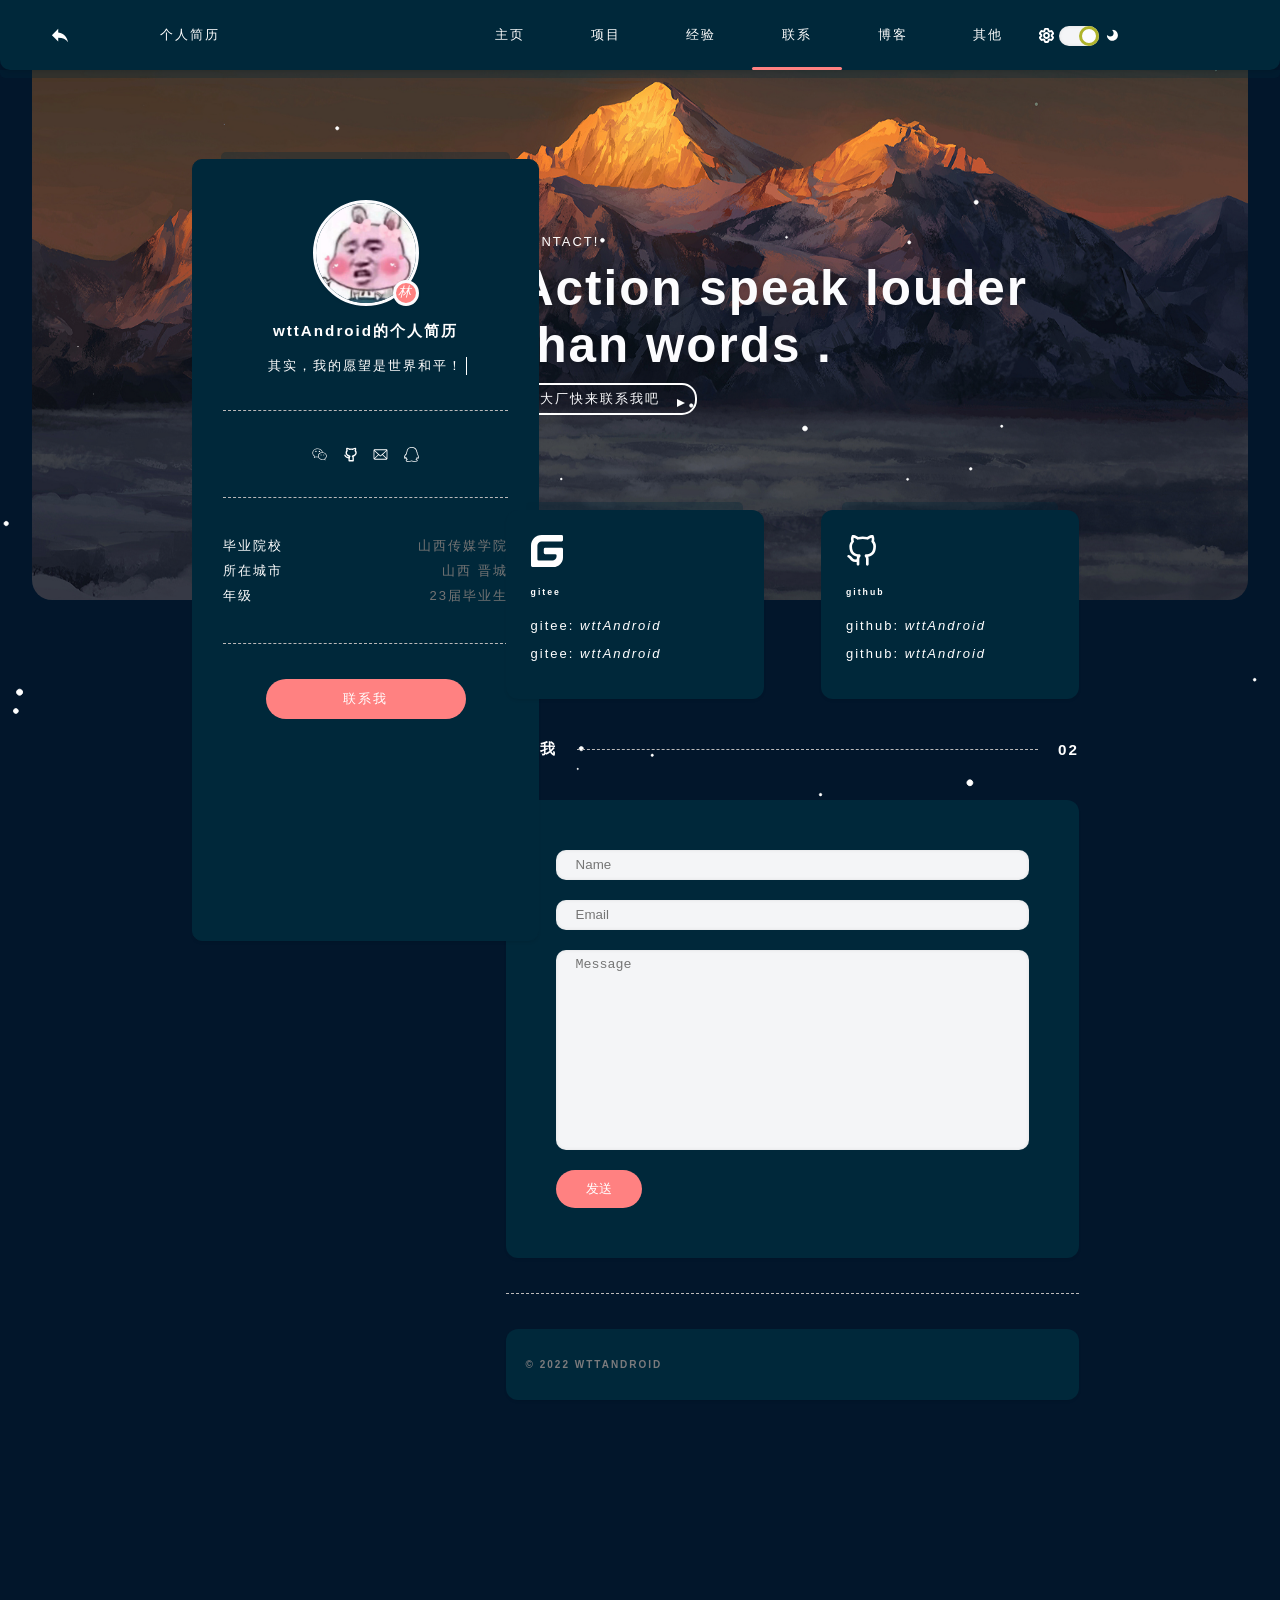
<file: web-resume-resume/contact.html>
<!DOCTYPE html>
<html lang="en">

<head>
  <meta charset="UTF-8">
  <meta http-equiv="X-UA-Compatible" content="IE=edge">
  <meta name="viewport" content="width=device-width, initial-scale=1.0">
  <title>求职简历</title>
  <link rel="stylesheet" href="./css/base.css">
  <link rel="stylesheet" href="./css/contact.css">
  <script src="./js/jq.js"></script>
</head>
<script>
  function sendEmailEvent() {
    alert('发送成功！')
    $('#emailname').val('')
    $('#emailtext').val('')
    $('#emailtextarea').val('')
  }
</script>

<body>
  <canvas class="canvas-wrap" id="triangle-lost-in-space" resize="true"></canvas>

  <!-- loadding -->
  <div class="lodding-wrap">
    <div class="loadding-div"></div>
  </div>

  <!-- 主要页面 -->
  <div class="box">

    <!-- 顶部栏 -->
    <div class="header borderafter">
      <!-- 返回按钮 -->
      <a style="position: absolute;left:50px;" href="javascript:history.back()">
        <svg t="1649246285004" class="icon" viewBox="0 0 1024 1024" version="1.1" xmlns="http://www.w3.org/2000/svg"
          p-id="3737" width="20" height="20">
          <path
            d="M98 468.9l322.8-322.8v184.4C743.6 376.7 881.9 607.3 928 837.8 812.7 676.4 651.3 602.6 420.8 602.6v189.1L98 468.9z"
            p-id="3738" fill="#254665"></path>
        </svg>
      </a>

      <div class="col">
        <span>个人简历</span>
        <!-- 右边操作栏 -->
        <div class="header-right">
          <!-- 按钮 -->
          <div class="min_menu-wrap" id="minmenu">
            <span class="min_menu"></span>
          </div>
          <!-- 列表 -->
          <div class="menu_list">
            <!-- 栏目 -->
            <ul class="header-nav">
              <li><a href="./index2.html">主页</a></li>
              <li><a href="./home.html">项目</a></li>
              <li><a href="./resume.html">经验</a></li>
              <li class="active"><a href="./contact.html">联系</a></li>
              <li><a href="./blog.html">博客</a></li>
              <li><a href="./live.html">其他</a></li>
            </ul>
            <!-- 开关灯 -->
            <span class="kaig-bottm">
              <svg t="1649159647627" class="icon" viewBox="0 0 1024 1024" version="1.1"
                xmlns="http://www.w3.org/2000/svg" p-id="2250" width="15" height="15">
                <path
                  d="M1008.535135 710.670332l-70.446388 116.386904a112.099975 112.099975 0 0 1-140.572857 43.829042l-69.422645-17.083729c-5.502624 3.1992-11.133217 6.3984-16.763809 9.341665l-18.299425 62.896276C687.335435 981.514621 639.4754 1023.744064 582.657604 1023.744064H441.764828c-56.817796 0-104.677831-42.293427-110.308423-97.703574l-18.299425-62.896276a422.166458 422.166458 0 0 1-16.827793-9.341665l-69.614597 17.083729a112.163959 112.163959 0 0 1-140.508873-43.893026L15.631361 710.542364a107.493127 107.493127 0 0 1 32.43989-144.731817L96.251206 518.910272a410.649338 410.649338 0 0 1 0-14.204448l-48.179955-46.836291a107.365159 107.365159 0 0 1-32.375906-144.731817l70.190452-116.450888a112.099975 112.099975 0 0 1 140.572857-43.893026l69.550612 17.083729c5.566608-3.1992 11.133217-6.3984 16.827794-9.341665l18.299425-62.896276C336.831061 42.229443 384.691096 0 441.508892 0H582.529636c56.817796 0 104.677831 42.293427 110.372407 97.63959l18.235441 62.704324c5.75856 3.007248 11.325169 6.142464 16.827793 9.341665l69.678581-17.083729a112.163959 112.163959 0 0 1 140.508873 43.893026l70.446388 116.514872a107.493127 107.493127 0 0 1-32.375906 144.731817l-48.179955 46.772307a414.616346 414.616346 0 0 1 0 14.204448l48.243939 46.836291c47.092227 31.928018 62.192452 94.952262 32.247938 145.115721z m-213.066733-142.23644l3.391152-31.032242a246.210447 246.210447 0 0 0 0-51.699076l-3.263184-30.904274 93.992502-91.305173-53.554612-88.553862-131.615096 32.311922-23.546113-16.059985a294.134466 294.134466 0 0 0-48.627844-26.809297l-27.513121-11.901025L568.453156 127.968008H455.649356L419.370426 252.736816l-27.705074 11.965009c-16.635841 7.166208-32.951762 16.187953-48.499875 26.745313l-23.610097 15.996001-131.487128-32.247938-53.36266 88.489878 94.056486 91.433141-3.263184 30.968258a247.874031 247.874031 0 0 0 0 51.699076l3.1992 30.904274-93.928518 91.369157 53.554612 88.489878 131.551112-32.311922 23.610097 16.059985c15.292177 10.429393 31.544114 19.451137 48.563859 26.809297l27.577106 11.965009L455.905292 895.776056h112.611848l36.342914-124.768808 27.64109-11.965009c16.699825-7.166208 32.951762-16.187953 48.563859-26.745313l23.546113-15.996001 131.423144 32.247938 53.68258-88.745814-94.184454-91.369157zM512.147232 615.846038c57.329668 0 103.846038-46.516371 103.974006-103.974006 0-57.329668-46.644339-103.974006-103.974006-103.974007S408.173225 454.542364 408.173225 511.872032 454.817564 615.846038 512.147232 615.846038z m0 127.968008c-127.968008 0-231.942014-103.910022-231.942015-231.942014 0-127.968008 103.910022-231.942014 231.942015-231.942015 127.968008 0 231.942014 103.910022 231.942014 232.133967A232.133967 232.133967 0 0 1 512.147232 743.814046z"
                  p-id="2251"></path>
              </svg>
              <!-- 开关按钮 -->
              <span class="my-radio active" id="myRadio">
                <i></i>
              </span>
              <svg t="1649159678284" class="icon" viewBox="0 0 1024 1024" version="1.1"
                xmlns="http://www.w3.org/2000/svg" p-id="3376" width="15" height="15">
                <path
                  d="M505.4 878.6c-196.7 0-358-150.9-374.9-343.1 1-18.6 16.1-33.4 34.9-33.4 10.8 0 20.5 4.8 26.9 12.4 0.2 0.3 0.5 0.1 0.5-0.7 41.6 44.2 100.5 71.9 166.1 71.9 127.1 0 230.1-103 230.1-230.1 0-66.1-28-125.1-72.6-166.8 0.1-0.1 0.5-0.1 0.3-0.3-7-6.5-11.4-15.7-11.4-26.1 0-19 14.9-34.1 33.7-35.3 192.1 17.1 342.9 178.3 342.9 375 0 208-168.5 376.5-376.5 376.5z"
                  p-id="3377"></path>
              </svg>
            </span>
          </div>
        </div>
      </div>
    </div>
    <!-- 顶部导航 -->
    <div class="navigation">
      <div class="nav-titleBox co zz">
        <!-- 占位符 -->
        <div class="co-left"></div>

        <!-- 标题 -->
        <div class="co-right">
          <span class="titleBox-tag">CONTACT!</span>
          <h1>
            Action speak louder than words .
          </h1>
          <a class="buttom navbtn" href="#next-one">大厂快来联系我吧
          </a>
        </div>
      </div>
    </div>

    <!-- 主要修改部分 -->
    <div class="content zz">
      <!-- 占位符 -->
      <div class="co-left">
        <!-- 简历吸盘 -->
        <div class="me-card carbox borderbefore" id="mycard">
          <div class="mecar-title">
            <div class="me-image">
              <span class="status">
                <i>林里谜案</i>
              </span>
              <img src="./img/toux.jpg" alt="">
            </div>
            <h3>wttAndroid的个人简历</h3>
            <p class="me-hover">
              <span>其实，我的愿望是世界和平！</span>
            </p>
          </div>
          <div class="borderbotm"></div>
          <div class="lianxi-list">
            <a title="wx:w1457321681">
              <svg t="1649145899448" class="icon" viewBox="0 0 1024 1024" version="1.1"
                xmlns="http://www.w3.org/2000/svg" p-id="14861" width="15" height="15">
                <path
                  d="M506.942 345.921c25.259 0 42.134-16.916 42.134-42.107 0-25.477-16.848-41.956-42.134-41.956-25.299 0-50.668 16.48-50.668 41.956 0.028 25.204 25.409 42.107 50.668 42.107l0 0zM506.942 345.921zM271.257 261.857c-25.259 0-50.79 16.48-50.79 41.956 0 25.19 25.532 42.107 50.79 42.107 25.163 0 42.012-16.916 42.012-42.107-0.014-25.477-16.834-41.956-42.012-41.956l0 0zM271.257 261.857zM1010.654 615.492c0-133.202-123.563-246.702-275.237-258.512 0.205-1.652 0.301-3.373-0.068-5.092-30.406-141.79-182.886-248.695-354.7-248.695-194.15 0-352.119 135.387-352.119 301.793 0 89.279 45.574 169.725 131.946 233.158l-30.106 90.508c-1.939 5.885-0.177 12.37 4.506 16.452 2.853 2.458 6.445 3.741 10.076 3.741 2.335 0 4.697-0.546 6.867-1.625l113.036-56.565 13.926 2.827c34.802 7.154 64.853 13.353 101.868 13.353 10.895 0 40.878-3.987 43.404-7.182 40.755 101.99 153.094 175.61 285.273 175.61 33.86 0 68.13-8.164 98.891-15.866l87.136 47.636c2.307 1.257 4.847 1.911 7.359 1.911 3.441 0 6.881-1.161 9.639-3.413 4.847-3.932 6.841-10.404 5.038-16.33l-22.255-74.001c74.602-58.955 115.521-129.488 115.521-199.708l0 0zM409.798 665.75c-9.626 0.833-19.388 1.243-29.082 1.243-32.686 0-60.334-5.652-92.31-12.26l-18.582-3.755c-3.195-0.683-6.567-0.245-9.503 1.269l-81.687 40.892 21.231-63.775c2.076-6.24-0.205-13.053-5.57-16.821-82.07-57.207-123.659-126.894-123.659-207.093 0-144.179 139.087-261.516 310.067-261.516 151.142 0 284.959 91.955 312.579 214.261-158.475 2.076-286.706 113.487-286.706 250.32 0 19.893 3.018 39.171 8.11 57.767-1.542-0.382-3.168-0.683-4.887-0.532l0 0zM860.371 788.699c-4.875 3.673-6.935 10.007-5.188 15.852l13.804 45.903-56.647-30.993c-2.157-1.188-4.588-1.803-7.004-1.803-1.188 0-2.389 0.15-3.564 0.464-30.379 7.674-61.822 15.593-92.433 15.593-142.186 0-257.857-97.717-257.857-217.811 0-120.095 115.658-217.771 257.857-217.771 139.469 0 257.325 99.724 257.325 217.771 0 59.87-37.738 121.255-106.291 172.797l0 0zM868.181 797.178zM616.454 506.006c-16.848 0-33.696 16.971-33.696 33.792 0 16.944 16.848 33.669 33.696 33.669 25.313 0 42.038-16.725 42.038-33.669 0-16.848-16.725-33.792-42.038-33.792l0 0zM616.454 506.006zM801.58 506.006c-16.603 0-33.451 16.971-33.451 33.792 0 16.944 16.848 33.669 33.451 33.669 25.231 0 42.257-16.725 42.257-33.669 0-16.848-16.998-33.792-42.257-33.792l0 0zM801.58 506.006z"
                  p-id="14862"></path>
              </svg>
            </a>
            <a title="github:wttAndroid" href="https://gitee.com/wttAndroid">
              <svg t="1649145950732" class="icon" viewBox="0 0 1024 1024" version="1.1"
                xmlns="http://www.w3.org/2000/svg" p-id="16367" width="15" height="15">
                <path
                  d="M695.765333 981.333333h-276.053333c-26.794667 0-47.317333-21.077333-47.317333-48.64V739.84c0-29.184 6.314667-56.746667 17.365333-81.066667-129.365333-48.64-214.528-150.784-214.528-264.277333 0-53.504 17.365333-103.765333 50.474667-147.498667-12.629333-42.154667-15.786667-95.658667-12.629334-157.269333C216.234667 62.122667 236.8 42.666667 261.973333 42.666667c14.208 0 134.101333 1.621333 203.52 64.853333a504.448 504.448 0 0 1 184.533334 0C717.866667 44.288 837.717333 42.666667 853.504 42.666667c25.216 0 45.738667 19.456 47.317333 45.397333 4.693333 61.610667 0 115.114667-12.629333 157.269333C921.301333 290.688 938.666667 340.906667 938.666667 392.832c0 113.493333-85.162667 215.637333-214.528 264.277333a207.786667 207.786667 0 0 1 17.365333 81.066667v192.896c1.578667 27.562667-20.48 50.261333-45.738667 50.261333z m-228.693333-97.28h181.333333V739.84c0-27.562667-12.586667-53.504-33.109333-71.338667-14.165333-11.349333-20.48-30.805333-15.786667-50.261333 4.778667-17.834667 18.944-32.426667 36.309334-35.669333 123.050667-24.32 208.213333-102.144 208.213333-189.696 0-47.018667-25.258667-82.688-45.738667-105.386667-14.208-14.549333-17.365333-35.626667-7.893333-55.082667 6.314667-12.970667 15.786667-40.533333 15.786667-89.173333-39.466667 6.485333-85.205333 19.456-102.528 45.397333-11.093333 16.213333-31.573333 24.32-50.474667 19.456a393.045333 393.045333 0 0 0-194.005333 0c-18.944 4.864-37.888-3.242667-50.474667-19.456-17.365333-25.941333-63.146667-38.912-102.528-45.397333 1.578667 48.64 9.429333 76.202667 15.786667 89.173333 7.850667 17.834667 4.693333 40.533333-7.936 55.082667-20.48 22.698667-45.738667 58.368-45.738667 105.386667 0 87.552 85.205333 163.754667 208.213333 189.696 17.365333 3.242667 31.573333 17.834667 36.266667 35.669333 4.736 17.834667-1.578667 37.290667-15.786667 50.261333a95.104 95.104 0 0 0-33.109333 71.296v144.298667h3.157333z"
                  fill="#172B4D" p-id="16368"></path>
                <path
                  d="M403.968 788.394667c-212.949333 0-309.162667-194.56-313.898667-202.666667-11.050667-24.32-1.578667-53.461333 20.48-64.810667 23.68-11.349333 52.053333-1.621333 63.146667 21.077334 3.114667 6.485333 80.426667 157.269333 241.28 149.162666 26.837333-1.621333 48.896 19.456 48.896 46.976 1.578667 27.562667-18.901333 50.261333-45.738667 50.261334h-14.165333z"
                  fill="#172B4D" p-id="16369"></path>
              </svg>
            </a>
            <a title="email:1457321681@qq.com" href="Mailto:1457321681@qq.com?Subject=邮箱标题&amp;Body=邮箱内容！">
              <svg t="1649145973361" class="icon" viewBox="0 0 1024 1024" version="1.1"
                xmlns="http://www.w3.org/2000/svg" p-id="17271" width="15" height="15">
                <path
                  d="M983.899806 785.385782V224.886223h0.180631l-0.180631-4.696419c-0.180632-5.238314-0.722526-10.476627-1.806315-15.714941-2.890104-25.469042-21.675781-44.977245-45.519139-47.686717H122.287529c-11.741048 0-23.482096 1.625684-34.861881 5.238314-30.346093 10.295996-50.757453 40.100194-50.576821 74.058917v534.849885c-0.361263 21.314518 5.780208 42.087141 17.701887 59.789028l0.361263 0.722526 5.418946 3.973893c18.243782 21.856412 44.977245 34.319986 73.517022 34.500618H904.421944c37.751984 0 70.265655-27.094726 79.477862-66.291763l0.180631-0.541894c0.361263-5.96084 0.361263-11.741048-0.180631-17.701888zM390.16405 547.494091l55.453872 49.854295 43.893456 40.100194c5.418945 5.96084 13.005468 9.57347 21.133886 9.57347 7.947786 0 15.534309-3.431999 21.133886-9.57347l101.153642-91.941436 272.753572 263.721997H126.622685L390.16405 547.494091z m120.119951 30.346092L111.449638 216.03528H115.604163c214.409596-0.903158 703.559711-2.890104 793.875463-0.361263l-399.195625 362.166166z m165.458458-69.72376l251.619686-227.956959v474.518963L675.742459 508.116423z m-328.568707 0.180631L93.205856 760.278003V278.895043l253.967896 229.402011z"
                  p-id="17272"></path>
              </svg>
            </a>
            <a title="QQ:1457321681">
              <svg t="1649146096754" class="icon" viewBox="0 0 1024 1024" version="1.1"
                xmlns="http://www.w3.org/2000/svg" p-id="18277" width="15" height="15">
                <path
                  d="M537.576602 0c345.434577 0 362.285044 329.787714 362.285044 329.787714 52.356809 69.207276 24.072096 131.794725 24.072096 131.794725 168.504671 264.793055 59.578437 341.22196 29.488318 346.638181-29.488318 5.416222-58.374833-32.49733-58.374833-32.49733s-9.628838 37.913551-33.700934 58.374833c87.86315 40.922563 72.216288 92.075767 72.216288 92.075767s-18.655874 154.061414-383.94993 56.569425l-31.293725-5.416222c-350.248996 126.378504-393.578768-43.931575-393.578768-43.931575s-14.443258-71.012683 53.560413-97.491989c-39.718958-24.072096-53.560413-75.2253-53.560413-75.2253s-35.506341 57.77303-81.845126 36.709946C-3.443754 775.723291-31.728467 587.359141 143.997834 451.351799c0 0-25.275701-80.641521 32.49733-128.785713C176.495163 322.566085 192.142025 0 537.576602 0L537.576602 0 537.576602 0zM230.055576 341.22196C153.626672 406.216619 204.779876 471.211278 204.779876 471.211278 36.275204 574.72129 66.365324 742.022357 66.365324 742.022357s27.081108-13.239653 45.736982-52.356809c19.257677-39.117156 48.745994 6.619826 48.745994 6.619826s18.655874 89.066755 74.623497 123.971294c56.569425 34.904539-2.40721 57.171228-2.40721 57.171228s-61.985647 0.601802-56.569425 43.329773c5.416222 42.126168 205.81642 95.084779 325.575097 1.203605l63.791054 8.425234c209.427235 72.81809 312.937247 4.814419 319.557073-8.425234 6.619826-13.239653-31.895527-38.515353-67.401869-53.560413-35.506341-15.04506-44.533377-30.691922-13.239653-51.153204 31.293725-21.063084 43.931575-62.587449 61.985647-105.31542 18.054072-42.72797 45.736982-21.664886 49.347797-9.628838 3.610814 12.036048 29.488318 52.356809 29.488318 52.356809s68.003671-72.216288-73.419893-285.856139c0 0 30.691922-63.791054-21.063084-116.147863 0 0-12.63785-300.299397-320.158876-300.299397C224.639355 52.356809 230.055576 341.22196 230.055576 341.22196L230.055576 341.22196 230.055576 341.22196z"
                  p-id="18278"></path>
              </svg>
            </a>
          </div>
          <div class="borderbotm"></div>
          <div class="mecar-bottm">
            <div>
              <span class="mecarbottm-key">毕业院校</span>
              <span class="mecarbottm-value">山西传媒学院</span>
            </div>
            <div>
              <span class="mecarbottm-key">所在城市</span>
              <span class="mecarbottm-value">山西 晋城</span>
            </div>
            <div>
              <span class="mecarbottm-key">年级</span>
              <span class="mecarbottm-value">23届毕业生</span>
            </div>

          </div>
          <div class="borderbotm"></div>
          <div class="buttom-box ">
            <a class="button" href="Mailto:1457321681@qq.com?Subject=邮箱标题&amp;Body=邮箱内容！">联系我</a>
          </div>
        </div>
      </div>
      <!-- 主要内容部分 -->
      <div class="co-right" id="next-one">
        <div class="content-li li1">
          <div class="li1-box">
            <div class="li1-box-item carbox borderbefore">
              <svg t="1649226330710" class="icon" viewBox="0 0 1024 1024" version="1.1"
                xmlns="http://www.w3.org/2000/svg" p-id="2175" width="32" height="32">
                <path
                  d="M978.467145 409.613653H455.100998v0.011378A45.5101 45.5101 0 0 0 409.590898 455.123753l-0.04551 113.775249a45.5101 45.5101 0 0 0 45.5101 45.521478L773.671696 614.409102a45.5101 45.5101 0 0 1 45.5101 45.5101v22.75505c0 75.398858-61.131442 136.530299-136.530299 136.530299H250.271416a45.5101 45.5101 0 0 1-45.5101-45.5101V341.348503h-0.011377c0-75.398858 61.120064-136.530299 136.530299-136.530299h637.061754v-0.022755a45.5101 45.5101 0 0 0 45.5101-45.487345l0.102398-113.775249H1023.977245a45.5101 45.5101 0 0 0-45.5101-45.532855L341.325748 0.022755C152.822915 0.022755 0 152.84567 0 341.348503v637.141397a45.5101 45.5101 0 0 0 45.5101 45.5101h671.273971c169.661652 0 307.193173-137.531522 307.193174-307.193173V455.123753a45.5101 45.5101 0 0 0-45.5101-45.5101z"
                  p-id="2176"></path>
              </svg>
              <h6>gitee</h6>
              <p>gitee: <i>wttAndroid</i>
              </p>
              <p>gitee: <i>wttAndroid</i></p>
            </div>
            <div class="li1-box-item carbox borderbefore">
              <svg t="1649226472349" class="icon" viewBox="0 0 1024 1024" version="1.1"
                xmlns="http://www.w3.org/2000/svg" p-id="3023" width="32" height="32">
                <path
                  d="M682.215454 981.446137c-25.532318 0-42.553863-17.021545-42.553864-42.553864v-165.960067c4.255386-34.043091-8.510773-59.575409-29.787704-80.852341-12.766159-12.766159-17.021545-29.787704-8.510773-42.553864 4.255386-17.021545 21.276932-25.532318 34.043091-29.787704 123.406204-12.766159 238.301635-55.320023 238.301635-255.323181 0-46.80925-17.021545-93.6185-51.064636-131.916976-12.766159-12.766159-12.766159-29.787704-8.510772-42.553864 12.766159-34.043091 12.766159-68.086182 4.255386-102.129272-21.276932 4.255386-55.320023 17.021545-110.640045 55.320022-8.510773 8.510773-21.276932 8.510773-34.043091 4.255387-89.363113-25.532318-187.236999-25.532318-276.600112 0-12.766159 4.255386-25.532318 4.255386-38.298477-4.255387C307.741455 104.836549 269.442978 92.07039 248.166047 87.815004c-8.510773 34.043091-8.510773 68.086182 4.255386 102.129272 4.255386 17.021545 4.255386 34.043091-8.510773 42.553864-34.043091 38.298477-51.064636 85.107727-51.064636 131.916976 0 200.003158 114.895431 242.557022 238.301635 255.323181 17.021545 0 29.787704 12.766159 34.043091 29.787704 4.255386 17.021545 0 34.043091-8.510773 42.553864-21.276932 21.276932-29.787704 46.80925-29.787704 76.596954v165.960068c0 25.532318-17.021545 42.553863-42.553863 42.553863s-42.553863-17.021545-42.553864-42.553863v-72.341568c-127.66159 21.276932-182.981613-51.064636-221.28009-97.873886-17.021545-21.276932-29.787704-38.298477-46.80925-42.553864-21.276932-4.255386-38.298477-29.787704-29.787704-51.064636 4.255386-21.276932 29.787704-38.298477 51.064636-29.787704 42.553863 12.766159 68.086182 42.553863 93.6185 72.341568 34.043091 46.80925 63.830795 80.852341 153.193908 63.830795v-4.255386c0-25.532318 4.255386-55.320023 12.766159-76.596955-119.150818-25.532318-246.812408-102.129272-246.812408-327.664748 0-63.830795 21.276932-123.406204 59.575409-170.215454-17.021545-59.575409-12.766159-114.895431 12.766159-170.215454 4.255386-12.766159 12.766159-21.276932 25.532318-25.532318 17.021545-4.255386 72.341568-12.766159 187.236999 59.575409 93.6185-21.276932 191.492386-21.276932 280.855499 0 110.640045-72.341568 170.215454-63.830795 187.236999-59.575409 12.766159 4.255386 21.276932 12.766159 25.532319 25.532318 21.276932 55.320023 25.532318 110.640045 12.766159 165.960067 38.298477 46.80925 59.575409 106.384659 59.575408 170.215454 0 242.557022-144.683136 306.387817-246.812408 331.920135 8.510773 25.532318 12.766159 55.320023 12.766159 80.852341V938.892273c0 25.532318-17.021545 42.553863-42.553863 42.553864z"
                  p-id="3024"></path>
              </svg>
              <h6>github</h6>
              <p>github: <i>wttAndroid</i>
              </p>
              <p>github: <i>wttAndroid</i></p>
            </div>
          </div>
        </div>
        <div class="content-li li2">
          <h3>
            <span>联系我
            </span>
            <div class="borderbotm"></div>
            <span>02</span>
          </h3>
          <div class="li2-box carbox">
            <input id="emailname" type="text" placeholder="Name">
            <input id="emailtext" type="text" placeholder="Email">
            <textarea id="emailtextarea" name="" id="" cols="30" rows="10" placeholder="Message"></textarea>
            <button class="buttonsty" onclick="sendEmailEvent()">发送</button>
          </div>
        </div>
        <div class="borderbotm"></div>
        <div class="carbox copybottm">
          © 2022 wttandroid
        </div>
      </div>
    </div>
</body>

<script src="./js/base.js"></script>
<script type="text/javascript" src="./js/paper-full.min.js"></script>
<script type="text/javascript" src="./js/canvas.js"></script>

</html>
</file>
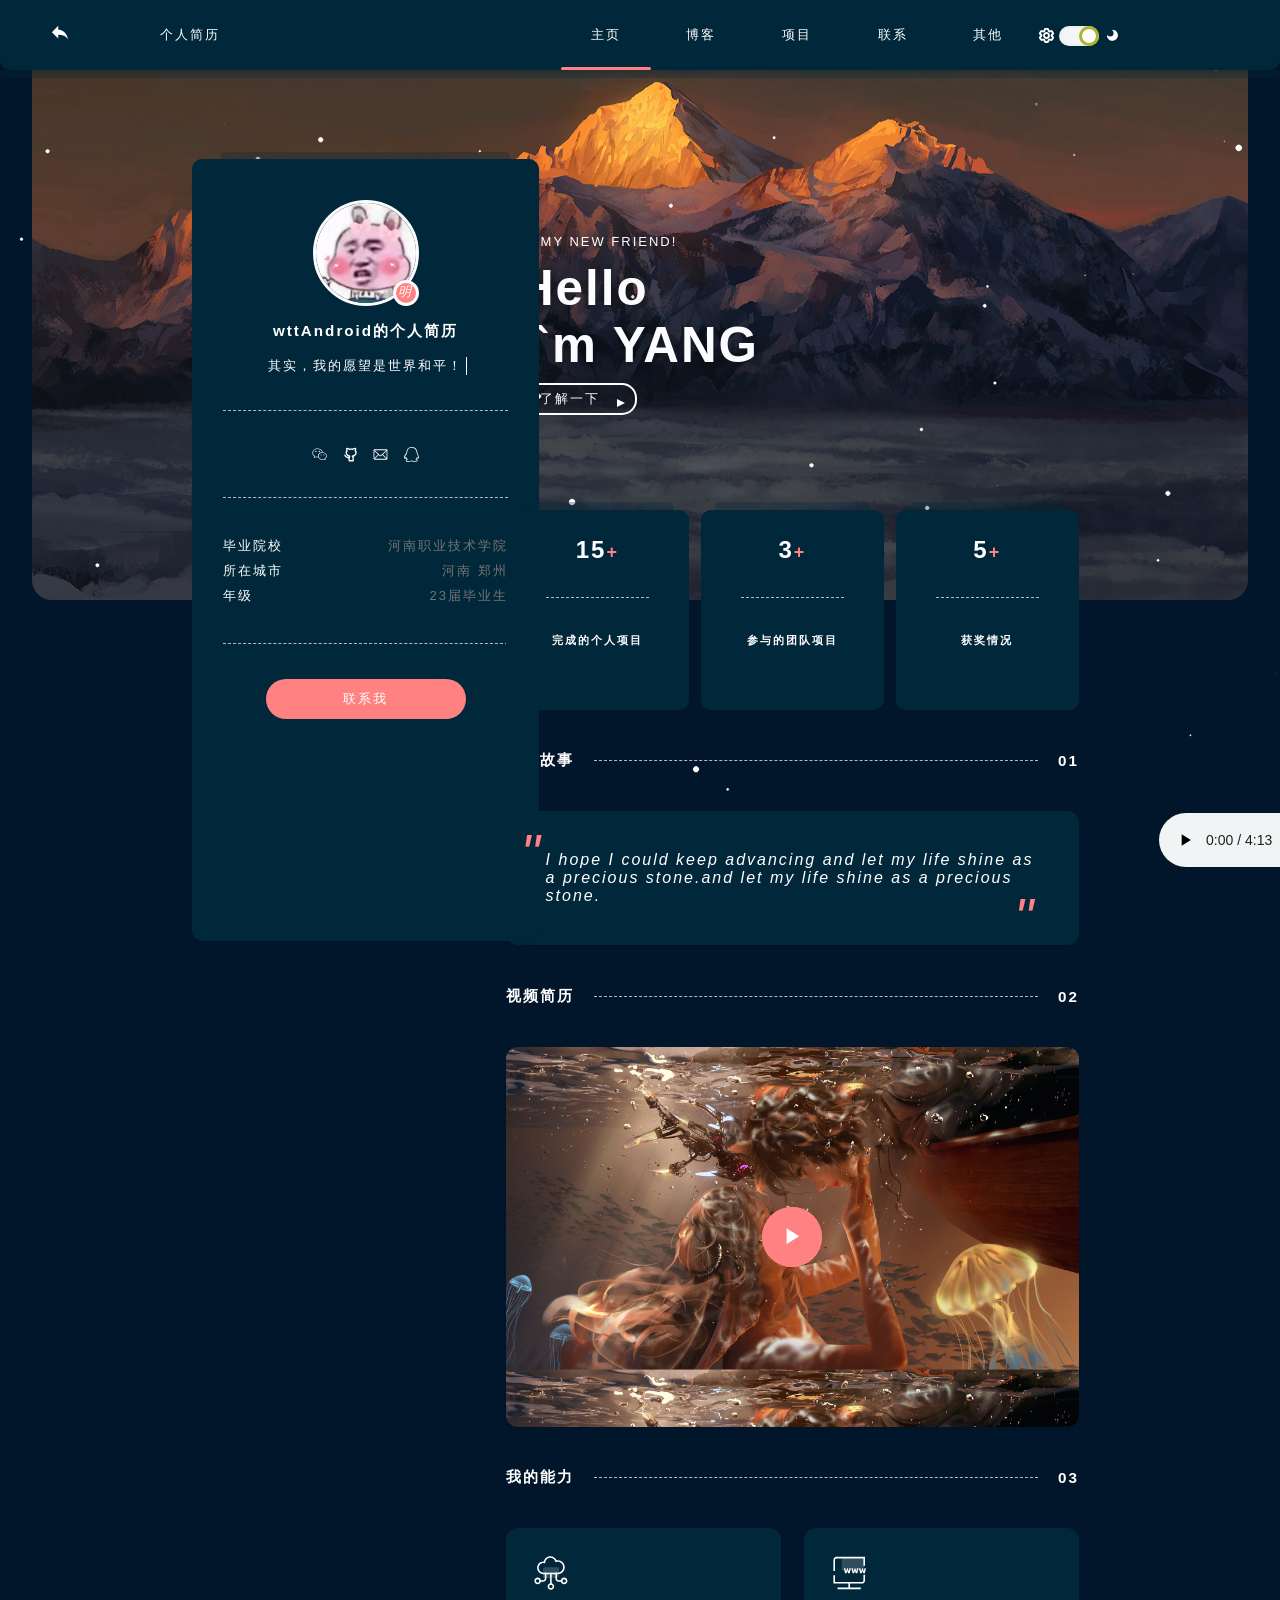
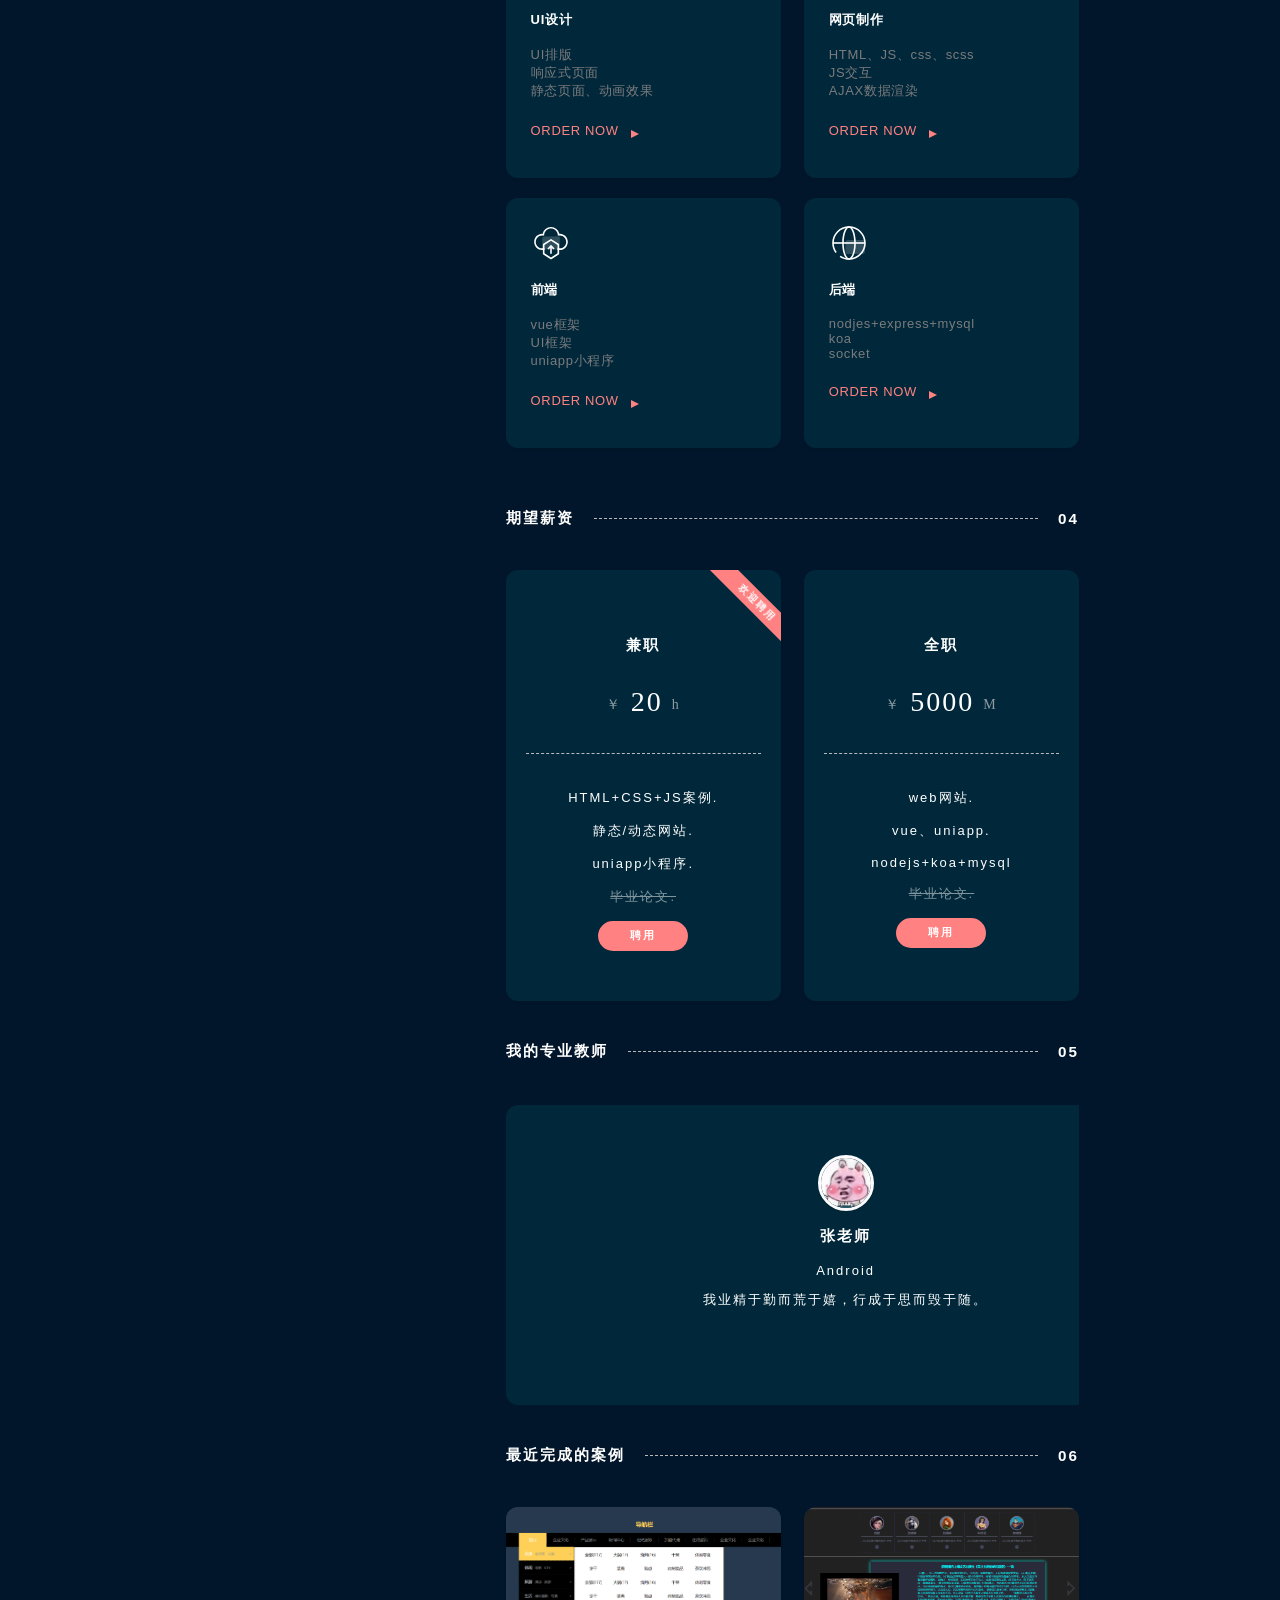
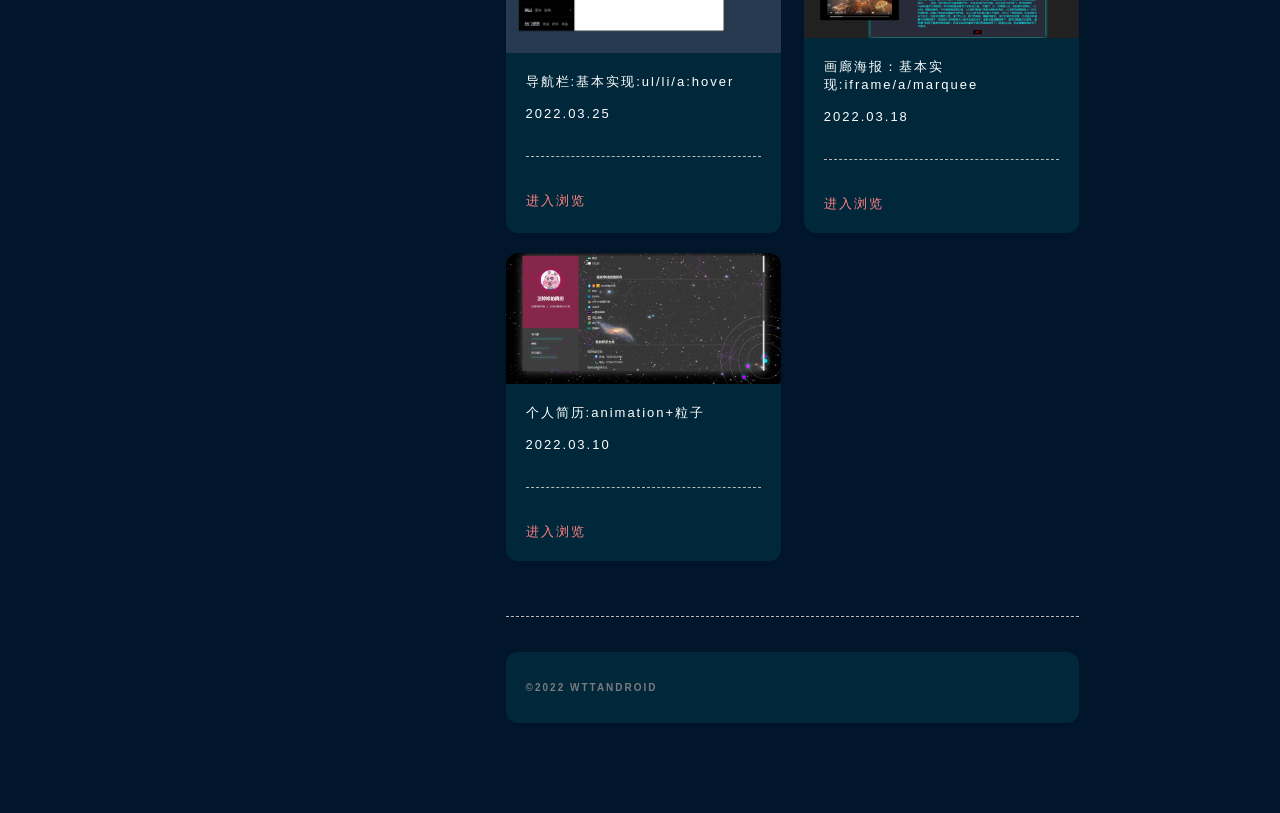
<file: web-resume-resume/index2.html>
<!DOCTYPE html>
<html lang="en">

<head>
  <meta charset="UTF-8">
  <meta http-equiv="X-UA-Compatible" content="IE=edge">
  <meta name="viewport" content="width=device-width, initial-scale=1.0">
  <title>求职简历</title>
  <link rel="stylesheet" href="./css/base.css">
  <script src="./js/jq.js"></script>
  <link rel="stylesheet" href="./css/index1.css">

</head>

<body>

  <div class="music-wrap" id="musicwrap">
    <audio id="play1" controls>
      <source src="./img/music.mp3">
    </audio>
  </div>


  <canvas class="canvas-wrap" id="triangle-lost-in-space" resize="true"></canvas>

  <!-- loadding -->
  <div class="lodding-wrap">
    <div class="loadding-div"></div>
  </div>
  <!-- 遮罩层 -->
  <div class="zhezhao" id="zhezhao">
    <span class="close"><svg t="1649229755294" class="icon" viewBox="0 0 1024 1024" version="1.1"
        xmlns="http://www.w3.org/2000/svg" p-id="4692" width="32" height="32">
        <path
          d="M512 0C229.187368 0 0 229.187368 0 512 0 794.812632 229.187368 1024 512 1024 794.812632 1024 1024 794.812632 1024 512 1024 229.187368 794.812632 0 512 0ZM512 970.105263C259.368421 970.105263 53.894737 764.631579 53.894737 512 53.894737 259.368421 259.368421 53.894737 512 53.894737 764.631579 53.894737 970.105263 259.368421 970.105263 512 970.105263 764.631579 764.631579 970.105263 512 970.105263ZM550.130526 512 719.629474 342.366316C730.273684 331.856842 730.273684 314.88 719.629474 304.370526 709.12 293.726316 692.143158 293.726316 681.633684 304.370526L512 473.869474 342.366316 304.370526C331.856842 293.726316 314.88 293.726316 304.370526 304.370526 293.726316 314.88 293.726316 331.856842 304.370526 342.366316L473.869474 512 304.370526 681.633684C293.726316 692.143158 293.726316 709.12 304.370526 719.629474 309.625263 724.884211 316.496842 727.578947 323.368421 727.578947 330.24 727.578947 337.111579 724.884211 342.366316 719.629474L512 550.130526 681.633684 719.629474C686.888421 724.884211 693.76 727.578947 700.631579 727.578947 707.503158 727.578947 714.374737 724.884211 719.629474 719.629474 730.273684 709.12 730.273684 692.143158 719.629474 681.633684L550.130526 512Z"
          p-id="4693"></path>
      </svg></span>
    <div id="videoResume">
      <video id="videoResumeC" controls="" name="media">
        <source src="http://123.56.144.92/hualang/WhyDon'tWe.mp4" type="video/mp4">
      </video>
    </div>
  </div>

  <!-- 主要页面 -->
  <div class="box">

    <!-- 顶部栏 -->
    <div class="header borderafter">
      <!-- 返回按钮 -->
      <a style="position: absolute;left:50px;" href="javascript:history.back()">
        <svg t="1649246285004" class="icon" viewBox="0 0 1024 1024" version="1.1" xmlns="http://www.w3.org/2000/svg"
          p-id="3737" width="20" height="20">
          <path
            d="M98 468.9l322.8-322.8v184.4C743.6 376.7 881.9 607.3 928 837.8 812.7 676.4 651.3 602.6 420.8 602.6v189.1L98 468.9z"
            p-id="3738" fill="#254665"></path>
        </svg>
      </a>


      <div class="col">
        <span>个人简历</span>
        <!-- 右边操作栏 -->

        <div class="header-right">
          <!-- 按钮 -->
          <div class="min_menu-wrap" id="minmenu">
            <span class="min_menu"></span>
          </div>
          <!-- 列表 -->
          <div class="menu_list">
            <!-- 栏目 -->
            <ul class="header-nav">
              <li class="active"><a href="./index2.html">主页</a></li>
               <li><a href="./blog.html">博客</a></li>
              <li><a href="./home.html">项目</a></li>
              <!-- <li><a href="./resume.html">经验</a></li> -->
              <li><a href="./contact.html">联系</a></li>
              <li><a href="./live.html">其他</a></li>
            </ul>
            <!-- 开关灯 -->
            <span class="kaig-bottm">
              <svg t="1649159647627" class="icon" viewBox="0 0 1024 1024" version="1.1"
                xmlns="http://www.w3.org/2000/svg" p-id="2250" width="15" height="15">
                <path
                  d="M1008.535135 710.670332l-70.446388 116.386904a112.099975 112.099975 0 0 1-140.572857 43.829042l-69.422645-17.083729c-5.502624 3.1992-11.133217 6.3984-16.763809 9.341665l-18.299425 62.896276C687.335435 981.514621 639.4754 1023.744064 582.657604 1023.744064H441.764828c-56.817796 0-104.677831-42.293427-110.308423-97.703574l-18.299425-62.896276a422.166458 422.166458 0 0 1-16.827793-9.341665l-69.614597 17.083729a112.163959 112.163959 0 0 1-140.508873-43.893026L15.631361 710.542364a107.493127 107.493127 0 0 1 32.43989-144.731817L96.251206 518.910272a410.649338 410.649338 0 0 1 0-14.204448l-48.179955-46.836291a107.365159 107.365159 0 0 1-32.375906-144.731817l70.190452-116.450888a112.099975 112.099975 0 0 1 140.572857-43.893026l69.550612 17.083729c5.566608-3.1992 11.133217-6.3984 16.827794-9.341665l18.299425-62.896276C336.831061 42.229443 384.691096 0 441.508892 0H582.529636c56.817796 0 104.677831 42.293427 110.372407 97.63959l18.235441 62.704324c5.75856 3.007248 11.325169 6.142464 16.827793 9.341665l69.678581-17.083729a112.163959 112.163959 0 0 1 140.508873 43.893026l70.446388 116.514872a107.493127 107.493127 0 0 1-32.375906 144.731817l-48.179955 46.772307a414.616346 414.616346 0 0 1 0 14.204448l48.243939 46.836291c47.092227 31.928018 62.192452 94.952262 32.247938 145.115721z m-213.066733-142.23644l3.391152-31.032242a246.210447 246.210447 0 0 0 0-51.699076l-3.263184-30.904274 93.992502-91.305173-53.554612-88.553862-131.615096 32.311922-23.546113-16.059985a294.134466 294.134466 0 0 0-48.627844-26.809297l-27.513121-11.901025L568.453156 127.968008H455.649356L419.370426 252.736816l-27.705074 11.965009c-16.635841 7.166208-32.951762 16.187953-48.499875 26.745313l-23.610097 15.996001-131.487128-32.247938-53.36266 88.489878 94.056486 91.433141-3.263184 30.968258a247.874031 247.874031 0 0 0 0 51.699076l3.1992 30.904274-93.928518 91.369157 53.554612 88.489878 131.551112-32.311922 23.610097 16.059985c15.292177 10.429393 31.544114 19.451137 48.563859 26.809297l27.577106 11.965009L455.905292 895.776056h112.611848l36.342914-124.768808 27.64109-11.965009c16.699825-7.166208 32.951762-16.187953 48.563859-26.745313l23.546113-15.996001 131.423144 32.247938 53.68258-88.745814-94.184454-91.369157zM512.147232 615.846038c57.329668 0 103.846038-46.516371 103.974006-103.974006 0-57.329668-46.644339-103.974006-103.974006-103.974007S408.173225 454.542364 408.173225 511.872032 454.817564 615.846038 512.147232 615.846038z m0 127.968008c-127.968008 0-231.942014-103.910022-231.942015-231.942014 0-127.968008 103.910022-231.942014 231.942015-231.942015 127.968008 0 231.942014 103.910022 231.942014 232.133967A232.133967 232.133967 0 0 1 512.147232 743.814046z"
                  p-id="2251"></path>
              </svg>
              <!-- 开关按钮 -->
              <span class="my-radio active" id="myRadio">
                <i></i>
              </span>
              <svg t="1649159678284" class="icon" viewBox="0 0 1024 1024" version="1.1"
                xmlns="http://www.w3.org/2000/svg" p-id="3376" width="15" height="15">
                <path
                  d="M505.4 878.6c-196.7 0-358-150.9-374.9-343.1 1-18.6 16.1-33.4 34.9-33.4 10.8 0 20.5 4.8 26.9 12.4 0.2 0.3 0.5 0.1 0.5-0.7 41.6 44.2 100.5 71.9 166.1 71.9 127.1 0 230.1-103 230.1-230.1 0-66.1-28-125.1-72.6-166.8 0.1-0.1 0.5-0.1 0.3-0.3-7-6.5-11.4-15.7-11.4-26.1 0-19 14.9-34.1 33.7-35.3 192.1 17.1 342.9 178.3 342.9 375 0 208-168.5 376.5-376.5 376.5z"
                  p-id="3377"></path>
              </svg>
            </span>
          </div>
        </div>
      </div>
    </div>

    <!-- 顶部导航 -->
    <div class="navigation">
      <div class="nav-titleBox co zz">
        <!-- 占位符 -->
        <div class="co-left"></div>

        <!-- 标题 -->
        <div class="co-right ">
          <span class="titleBox-tag">HI MY NEW FRIEND!</span>
          <h1>
            Hello<br>
            I`m YANG
          </h1>
          <a class="buttom navbtn" href="#next-one">了解一下
          </a>
        </div>
      </div>
    </div>




    <!-- 主要内容 -->
    <div class="container content zz">

      <!-- 占位符 -->
      <div class="co-left">
        <!-- 简历吸盘 -->
        <div class="me-card carbox borderbefore" id="mycard">
          <div class="mecar-title">
            <div class="me-image">
              <span class="status">
                <i>明明明明</i>
              </span>
              <img src="./img/toux.jpg" alt="">
            </div>
            <h3>wttAndroid的个人简历</h3>
            <p class="me-hover">
              <span>其实，我的愿望是世界和平！</span>
            </p>
          </div>
          <div class="borderbotm"></div>
          <div class="lianxi-list">
            <a title="wx:w1457321681">
              <svg t="1649145899448" class="icon" viewBox="0 0 1024 1024" version="1.1"
                xmlns="http://www.w3.org/2000/svg" p-id="14861" width="15" height="15">
                <path
                  d="M506.942 345.921c25.259 0 42.134-16.916 42.134-42.107 0-25.477-16.848-41.956-42.134-41.956-25.299 0-50.668 16.48-50.668 41.956 0.028 25.204 25.409 42.107 50.668 42.107l0 0zM506.942 345.921zM271.257 261.857c-25.259 0-50.79 16.48-50.79 41.956 0 25.19 25.532 42.107 50.79 42.107 25.163 0 42.012-16.916 42.012-42.107-0.014-25.477-16.834-41.956-42.012-41.956l0 0zM271.257 261.857zM1010.654 615.492c0-133.202-123.563-246.702-275.237-258.512 0.205-1.652 0.301-3.373-0.068-5.092-30.406-141.79-182.886-248.695-354.7-248.695-194.15 0-352.119 135.387-352.119 301.793 0 89.279 45.574 169.725 131.946 233.158l-30.106 90.508c-1.939 5.885-0.177 12.37 4.506 16.452 2.853 2.458 6.445 3.741 10.076 3.741 2.335 0 4.697-0.546 6.867-1.625l113.036-56.565 13.926 2.827c34.802 7.154 64.853 13.353 101.868 13.353 10.895 0 40.878-3.987 43.404-7.182 40.755 101.99 153.094 175.61 285.273 175.61 33.86 0 68.13-8.164 98.891-15.866l87.136 47.636c2.307 1.257 4.847 1.911 7.359 1.911 3.441 0 6.881-1.161 9.639-3.413 4.847-3.932 6.841-10.404 5.038-16.33l-22.255-74.001c74.602-58.955 115.521-129.488 115.521-199.708l0 0zM409.798 665.75c-9.626 0.833-19.388 1.243-29.082 1.243-32.686 0-60.334-5.652-92.31-12.26l-18.582-3.755c-3.195-0.683-6.567-0.245-9.503 1.269l-81.687 40.892 21.231-63.775c2.076-6.24-0.205-13.053-5.57-16.821-82.07-57.207-123.659-126.894-123.659-207.093 0-144.179 139.087-261.516 310.067-261.516 151.142 0 284.959 91.955 312.579 214.261-158.475 2.076-286.706 113.487-286.706 250.32 0 19.893 3.018 39.171 8.11 57.767-1.542-0.382-3.168-0.683-4.887-0.532l0 0zM860.371 788.699c-4.875 3.673-6.935 10.007-5.188 15.852l13.804 45.903-56.647-30.993c-2.157-1.188-4.588-1.803-7.004-1.803-1.188 0-2.389 0.15-3.564 0.464-30.379 7.674-61.822 15.593-92.433 15.593-142.186 0-257.857-97.717-257.857-217.811 0-120.095 115.658-217.771 257.857-217.771 139.469 0 257.325 99.724 257.325 217.771 0 59.87-37.738 121.255-106.291 172.797l0 0zM868.181 797.178zM616.454 506.006c-16.848 0-33.696 16.971-33.696 33.792 0 16.944 16.848 33.669 33.696 33.669 25.313 0 42.038-16.725 42.038-33.669 0-16.848-16.725-33.792-42.038-33.792l0 0zM616.454 506.006zM801.58 506.006c-16.603 0-33.451 16.971-33.451 33.792 0 16.944 16.848 33.669 33.451 33.669 25.231 0 42.257-16.725 42.257-33.669 0-16.848-16.998-33.792-42.257-33.792l0 0zM801.58 506.006z"
                  p-id="14862"></path>
              </svg>
            </a>
            <a title="github:wttAndroid" href="https://gitee.com/wttAndroid">
              <svg t="1649145950732" class="icon" viewBox="0 0 1024 1024" version="1.1"
                xmlns="http://www.w3.org/2000/svg" p-id="16367" width="15" height="15">
                <path
                  d="M695.765333 981.333333h-276.053333c-26.794667 0-47.317333-21.077333-47.317333-48.64V739.84c0-29.184 6.314667-56.746667 17.365333-81.066667-129.365333-48.64-214.528-150.784-214.528-264.277333 0-53.504 17.365333-103.765333 50.474667-147.498667-12.629333-42.154667-15.786667-95.658667-12.629334-157.269333C216.234667 62.122667 236.8 42.666667 261.973333 42.666667c14.208 0 134.101333 1.621333 203.52 64.853333a504.448 504.448 0 0 1 184.533334 0C717.866667 44.288 837.717333 42.666667 853.504 42.666667c25.216 0 45.738667 19.456 47.317333 45.397333 4.693333 61.610667 0 115.114667-12.629333 157.269333C921.301333 290.688 938.666667 340.906667 938.666667 392.832c0 113.493333-85.162667 215.637333-214.528 264.277333a207.786667 207.786667 0 0 1 17.365333 81.066667v192.896c1.578667 27.562667-20.48 50.261333-45.738667 50.261333z m-228.693333-97.28h181.333333V739.84c0-27.562667-12.586667-53.504-33.109333-71.338667-14.165333-11.349333-20.48-30.805333-15.786667-50.261333 4.778667-17.834667 18.944-32.426667 36.309334-35.669333 123.050667-24.32 208.213333-102.144 208.213333-189.696 0-47.018667-25.258667-82.688-45.738667-105.386667-14.208-14.549333-17.365333-35.626667-7.893333-55.082667 6.314667-12.970667 15.786667-40.533333 15.786667-89.173333-39.466667 6.485333-85.205333 19.456-102.528 45.397333-11.093333 16.213333-31.573333 24.32-50.474667 19.456a393.045333 393.045333 0 0 0-194.005333 0c-18.944 4.864-37.888-3.242667-50.474667-19.456-17.365333-25.941333-63.146667-38.912-102.528-45.397333 1.578667 48.64 9.429333 76.202667 15.786667 89.173333 7.850667 17.834667 4.693333 40.533333-7.936 55.082667-20.48 22.698667-45.738667 58.368-45.738667 105.386667 0 87.552 85.205333 163.754667 208.213333 189.696 17.365333 3.242667 31.573333 17.834667 36.266667 35.669333 4.736 17.834667-1.578667 37.290667-15.786667 50.261333a95.104 95.104 0 0 0-33.109333 71.296v144.298667h3.157333z"
                  fill="#172B4D" p-id="16368"></path>
                <path
                  d="M403.968 788.394667c-212.949333 0-309.162667-194.56-313.898667-202.666667-11.050667-24.32-1.578667-53.461333 20.48-64.810667 23.68-11.349333 52.053333-1.621333 63.146667 21.077334 3.114667 6.485333 80.426667 157.269333 241.28 149.162666 26.837333-1.621333 48.896 19.456 48.896 46.976 1.578667 27.562667-18.901333 50.261333-45.738667 50.261334h-14.165333z"
                  fill="#172B4D" p-id="16369"></path>
              </svg>
            </a>
            <a title="email:1457321681@qq.com" href="Mailto:1457321681@qq.com?Subject=邮箱标题&amp;Body=邮箱内容！">
              <svg t="1649145973361" class="icon" viewBox="0 0 1024 1024" version="1.1"
                xmlns="http://www.w3.org/2000/svg" p-id="17271" width="15" height="15">
                <path
                  d="M983.899806 785.385782V224.886223h0.180631l-0.180631-4.696419c-0.180632-5.238314-0.722526-10.476627-1.806315-15.714941-2.890104-25.469042-21.675781-44.977245-45.519139-47.686717H122.287529c-11.741048 0-23.482096 1.625684-34.861881 5.238314-30.346093 10.295996-50.757453 40.100194-50.576821 74.058917v534.849885c-0.361263 21.314518 5.780208 42.087141 17.701887 59.789028l0.361263 0.722526 5.418946 3.973893c18.243782 21.856412 44.977245 34.319986 73.517022 34.500618H904.421944c37.751984 0 70.265655-27.094726 79.477862-66.291763l0.180631-0.541894c0.361263-5.96084 0.361263-11.741048-0.180631-17.701888zM390.16405 547.494091l55.453872 49.854295 43.893456 40.100194c5.418945 5.96084 13.005468 9.57347 21.133886 9.57347 7.947786 0 15.534309-3.431999 21.133886-9.57347l101.153642-91.941436 272.753572 263.721997H126.622685L390.16405 547.494091z m120.119951 30.346092L111.449638 216.03528H115.604163c214.409596-0.903158 703.559711-2.890104 793.875463-0.361263l-399.195625 362.166166z m165.458458-69.72376l251.619686-227.956959v474.518963L675.742459 508.116423z m-328.568707 0.180631L93.205856 760.278003V278.895043l253.967896 229.402011z"
                  p-id="17272"></path>
              </svg>
            </a>
            <a title="QQ:1457321681">
              <svg t="1649146096754" class="icon" viewBox="0 0 1024 1024" version="1.1"
                xmlns="http://www.w3.org/2000/svg" p-id="18277" width="15" height="15">
                <path
                  d="M537.576602 0c345.434577 0 362.285044 329.787714 362.285044 329.787714 52.356809 69.207276 24.072096 131.794725 24.072096 131.794725 168.504671 264.793055 59.578437 341.22196 29.488318 346.638181-29.488318 5.416222-58.374833-32.49733-58.374833-32.49733s-9.628838 37.913551-33.700934 58.374833c87.86315 40.922563 72.216288 92.075767 72.216288 92.075767s-18.655874 154.061414-383.94993 56.569425l-31.293725-5.416222c-350.248996 126.378504-393.578768-43.931575-393.578768-43.931575s-14.443258-71.012683 53.560413-97.491989c-39.718958-24.072096-53.560413-75.2253-53.560413-75.2253s-35.506341 57.77303-81.845126 36.709946C-3.443754 775.723291-31.728467 587.359141 143.997834 451.351799c0 0-25.275701-80.641521 32.49733-128.785713C176.495163 322.566085 192.142025 0 537.576602 0L537.576602 0 537.576602 0zM230.055576 341.22196C153.626672 406.216619 204.779876 471.211278 204.779876 471.211278 36.275204 574.72129 66.365324 742.022357 66.365324 742.022357s27.081108-13.239653 45.736982-52.356809c19.257677-39.117156 48.745994 6.619826 48.745994 6.619826s18.655874 89.066755 74.623497 123.971294c56.569425 34.904539-2.40721 57.171228-2.40721 57.171228s-61.985647 0.601802-56.569425 43.329773c5.416222 42.126168 205.81642 95.084779 325.575097 1.203605l63.791054 8.425234c209.427235 72.81809 312.937247 4.814419 319.557073-8.425234 6.619826-13.239653-31.895527-38.515353-67.401869-53.560413-35.506341-15.04506-44.533377-30.691922-13.239653-51.153204 31.293725-21.063084 43.931575-62.587449 61.985647-105.31542 18.054072-42.72797 45.736982-21.664886 49.347797-9.628838 3.610814 12.036048 29.488318 52.356809 29.488318 52.356809s68.003671-72.216288-73.419893-285.856139c0 0 30.691922-63.791054-21.063084-116.147863 0 0-12.63785-300.299397-320.158876-300.299397C224.639355 52.356809 230.055576 341.22196 230.055576 341.22196L230.055576 341.22196 230.055576 341.22196z"
                  p-id="18278"></path>
              </svg>
            </a>
          </div>
          <div class="borderbotm"></div>
          <div class="mecar-bottm">
            <div>
              <span class="mecarbottm-key">毕业院校</span>
              <span class="mecarbottm-value">河南职业技术学院</span>
            </div>
            <div>
              <span class="mecarbottm-key">所在城市</span>
              <span class="mecarbottm-value">河南 郑州</span>
            </div>
            <div>
              <span class="mecarbottm-key">年级</span>
              <span class="mecarbottm-value">23届毕业生</span>
            </div>

          </div>
          <div class="borderbotm"></div>
          <div class="buttom-box ">
            <a class="button" href="Mailto:1457321681@qq.com?Subject=邮箱标题&amp;Body=邮箱内容！">联系我</a>
          </div>
        </div>
      </div>
      <!-- 右边 -->
      <div class="co-right" id="next-one">
        <!-- 完成项目 -->
        <div class="content-li li1">
          <div class="li1-box borderbefore">
            <span>15</span><span class="tag">+</span>
            <div class="borderbotm"></div>
            <p>完成的个人项目</p>
          </div>
          <div class="li1-box borderbefore">
            <span>3</span><span class="tag">+</span>
            <div class="borderbotm"></div>
            <p>参与的团队项目</p>
          </div>
          <div class="li1-box borderbefore">
            <span>5</span><span class="tag">+</span>
            <div class="borderbotm"></div>
            <p>获奖情况</p>
          </div>
        </div>
        <!-- 我的故事 -->
        <div class="content-li li2">
          <h3>
            <span>我的故事</span>
            <div class="borderbotm"></div>
            <span>01</span>
          </h3>
          <div class="carbox li2-box">
            <blockquote>
              I hope I could keep advancing and let my life shine as a precious stone.and let my life shine as a
              precious stone.
            </blockquote>
          </div>
        </div>
        <!-- 视频简历 -->
        <div class="content-li li3">
          <h3>
            <span>视频简历</span>
            <div class="borderbotm"></div>
            <span>02</span>
          </h3>
          <div class="carbox li3-box">
            <div class="play-buttom" id="playbuttom">

              <span><svg t="1649146869552" class="icon" viewBox="0 0 1024 1024" version="1.1"
                  xmlns="http://www.w3.org/2000/svg" p-id="20204" width="50" height="50">
                  <path d="M657.92 535.04l-256-160v320z" p-id="20205" data-spm-anchor-id="a313x.7781069.0.i27"
                    class="selected" fill="#ffffff"></path>
                </svg></span>
            </div>
          </div>
        </div>
        <!-- 我的能力 -->
        <div class="content-li li4">
          <h3>
            <span>我的能力</span>
            <div class="borderbotm"></div>
            <span>03</span>
          </h3>
          <div class="li4-box">
            <div class="carbox">
              <svg t="1649230330671" class="icon" viewBox="0 0 1024 1024" version="1.1"
                xmlns="http://www.w3.org/2000/svg" p-id="1638" width="40" height="40">
                <path
                  d="M488.96 506.88h40.96v307.2h-40.96zM803.84 737.28h-97.28c-45.056 0-81.92-36.864-81.92-81.92V502.272h40.96V655.36c0 22.528 18.432 40.96 40.96 40.96h97.28v40.96zM312.32 737.28H215.04v-40.96h97.28c22.528 0 40.96-18.432 40.96-40.96V502.272h40.96V655.36c0 45.056-36.864 81.92-81.92 81.92z"
                  fill="#254665" p-id="1639"></path>
                <path
                  d="M509.44 942.08c-46.592 0-84.48-37.888-84.48-84.48S462.848 773.12 509.44 773.12s84.48 37.888 84.48 84.48-37.888 84.48-84.48 84.48z m0-128c-24.064 0-43.52 19.456-43.52 43.52s19.456 43.52 43.52 43.52 43.52-19.456 43.52-43.52-19.456-43.52-43.52-43.52zM171.52 798.72c-46.592 0-84.48-37.888-84.48-84.48S124.928 629.76 171.52 629.76 256 667.648 256 714.24 218.112 798.72 171.52 798.72z m0-128c-24.064 0-43.52 19.456-43.52 43.52s19.456 43.52 43.52 43.52 43.52-19.456 43.52-43.52-19.456-43.52-43.52-43.52zM847.36 798.72c-46.592 0-84.48-37.888-84.48-84.48s37.888-84.48 84.48-84.48 84.48 37.888 84.48 84.48-37.888 84.48-84.48 84.48z m0-128c-24.064 0-43.52 19.456-43.52 43.52s19.456 43.52 43.52 43.52 43.52-19.456 43.52-43.52-19.456-43.52-43.52-43.52z"
                  fill="#254665" p-id="1640"></path>
                <path
                  d="M683.52 543.232H319.488c-90.112 0-163.328-73.216-163.328-163.328 0-90.112 73.216-163.328 163.328-163.328h7.68C344.064 138.752 413.696 81.92 495.616 81.92c69.632 0 132.608 42.496 159.232 105.472 9.728-1.536 19.456-2.56 29.184-2.56 98.816 0 179.2 80.384 179.2 179.2-0.512 98.816-80.896 179.2-179.712 179.2zM319.488 258.048c-67.584 0-122.368 54.784-122.368 122.368s54.784 122.368 122.368 122.368h364.544c76.288 0 138.24-61.952 138.24-138.24s-61.952-138.24-138.24-138.24c-12.288 0-24.576 1.536-36.864 5.12l-19.456 5.12-5.632-18.944C605.696 161.792 553.472 122.88 495.616 122.88c-68.096 0-124.416 51.2-131.584 118.784l-2.048 22.016-21.504-3.584c-7.168-1.536-14.336-2.048-20.992-2.048z"
                  fill="#254665" p-id="1641"></path>
                <path
                  d="M655.36 640H307.2V424.96c0-33.792 27.648-61.44 61.44-61.44h348.16v215.04c0 33.792-27.648 61.44-61.44 61.44z"
                  fill="#254665" opacity=".18" p-id="1642"></path>
              </svg>
              <h4>UI设计</h4>
              <p>
                UI排版<br>
                响应式页面<br>
                静态页面、动画效果<br>
              </p>
              <a>ORDER NOW</a>
            </div>
            <div class="carbox">
              <svg t="1649230368898" class="icon" viewBox="0 0 1024 1024" version="1.1"
                xmlns="http://www.w3.org/2000/svg" p-id="1847" width="40" height="40">
                <path
                  d="M153.6 460.8h-40.96V179.2c0-45.056 34.816-81.92 78.336-81.92H921.6v230.4h-40.96V138.24H190.976c-20.48 0-37.376 18.432-37.376 40.96v281.6zM843.776 783.36H112.64v-216.064h40.96V742.4h690.176c20.48 0 37.376-18.432 37.376-40.96v-141.824h40.96V701.44c-0.512 45.056-35.328 81.92-78.336 81.92zM220.16 885.76h593.92v40.96H220.16z"
                  fill="#333333" p-id="1848"></path>
                <path
                  d="M418.304 388.096l17.408 83.968 27.648-83.968H481.28l24.576 82.432 16.384-82.432h36.864l-27.648 130.048h-39.424L470.528 455.68 450.56 518.144h-39.424l-29.696-130.048h36.864zM611.328 388.096l17.408 83.968 27.648-83.968h17.92l24.576 82.432 16.384-82.432h36.864l-27.648 130.048h-39.424L663.552 455.68l-19.968 62.464H604.16l-29.696-130.048h36.864zM804.352 388.096l17.408 83.968 27.648-83.968h17.92l24.576 82.432 16.384-82.432h36.864l-27.648 130.048h-39.424L856.576 455.68l-19.968 62.464h-39.424l-29.696-130.048h36.864z"
                  fill="#EB4446" p-id="1849"></path>
                <path
                  d="M839.168 445.44h-512V179.2c0-33.792 27.648-61.44 61.44-61.44h512v266.24c0 33.792-27.648 61.44-61.44 61.44z"
                  fill="#333333" opacity=".18" p-id="1850"></path>
                <path d="M496.64 762.88h40.96v143.36h-40.96z" fill="#333333" p-id="1851"></path>
              </svg>
              <h4>网页制作</h4>
              <p>
                HTML、JS、css、scss<br>
                JS交互<br>
                AJAX数据渲染<br>
              </p>
              <a>ORDER NOW</a>
            </div>
            <div class="carbox">
              <svg t="1649230380175" class="icon" viewBox="0 0 1024 1024" version="1.1"
                xmlns="http://www.w3.org/2000/svg" p-id="2002" width="40" height="40">
                <path
                  d="M738.304 689.664h-59.392v-40.96h59.392c89.6 0 162.816-74.24 162.816-164.864 0-91.136-73.216-164.864-162.816-164.864-9.216 0-18.944 1.024-28.16 2.56l-21.504 3.584-2.048-22.016C677.376 211.968 602.112 143.36 512 143.36c-90.624 0-165.888 68.608-175.104 159.744l-2.048 22.016-21.504-3.584c-9.216-1.536-18.432-2.56-28.16-2.56-89.6 0-162.816 74.24-162.816 164.864 0 91.136 73.216 164.864 162.816 164.864h59.904v40.96H285.184c-112.128 0-203.776-92.672-203.776-205.824s91.136-205.824 203.776-205.824c4.608 0 9.728 0 14.336 0.512C319.488 176.64 407.04 102.4 511.488 102.4c104.96 0 192.512 74.24 212.48 175.616 4.608-0.512 9.216-0.512 14.336-0.512 112.128 0 203.776 92.672 203.776 205.824s-91.136 206.336-203.776 206.336z"
                  fill="#333333" p-id="2003"></path>
                <path d="M574.464 679.936L512 617.984l-62.464 61.952-28.672-28.672 91.136-91.648 91.136 91.648z"
                  fill="#EB4446" p-id="2004"></path>
                <path d="M491.52 614.4h40.96v171.52h-40.96z" fill="#EB4446" p-id="2005"></path>
                <path
                  d="M512 928.768c-3.584 0-7.68-1.024-10.752-3.072l-187.392-119.296c-6.144-3.584-9.728-10.24-9.728-17.408v-239.104c0-7.168 3.584-13.312 9.728-17.408l187.392-119.296c6.656-4.096 15.36-4.096 22.016 0l187.392 119.296c6.144 3.584 9.728 10.24 9.728 17.408V788.48c0 7.168-3.584 13.312-9.728 17.408l-187.392 119.296c-3.584 2.56-7.68 3.584-11.264 3.584z m-166.912-151.552l166.912 106.496 166.912-106.496v-216.576L512 454.656l-166.912 106.496v216.064z m354.304 11.264z"
                  fill="#333333" p-id="2006"></path>
                <path
                  d="M675.84 675.84H286.72V409.6c0-33.792 27.648-61.44 61.44-61.44h389.12v266.24c0 33.792-27.648 61.44-61.44 61.44z"
                  fill="#333333" opacity=".18" p-id="2007"></path>
              </svg>
              <h4>前端</h4>
              <p>
                vue框架<br>
                UI框架<br>
                uniapp小程序
              </p>
              <a>ORDER NOW</a>
            </div>
            <div class="carbox">
              <svg t="1649230391217" class="icon" viewBox="0 0 1024 1024" version="1.1"
                xmlns="http://www.w3.org/2000/svg" p-id="2160" width="40" height="40">
                <path
                  d="M512 942.08c-99.328 0-174.08-184.832-174.08-430.08s74.752-430.08 174.08-430.08 174.08 184.832 174.08 430.08-74.752 430.08-174.08 430.08z m0-819.2c-62.976 0-133.12 159.744-133.12 389.12s70.144 389.12 133.12 389.12 133.12-159.744 133.12-389.12-70.144-389.12-133.12-389.12z"
                  fill="#333333" p-id="2161"></path>
                <path d="M102.4 491.52h814.592v40.96H102.4z" fill="#EB4446" p-id="2162"></path>
                <path
                  d="M512 942.08c-85.504 0-167.936-25.088-239.104-72.192l22.528-33.792C359.936 878.592 434.688 901.12 512 901.12c214.528 0 389.12-174.592 389.12-389.12s-174.592-389.12-389.12-389.12-389.12 174.592-389.12 389.12c0 82.944 25.6 161.792 74.24 228.864l-33.28 24.064C110.08 691.2 81.92 603.648 81.92 512c0-237.056 193.024-430.08 430.08-430.08s430.08 193.024 430.08 430.08-193.024 430.08-430.08 430.08z"
                  fill="#333333" p-id="2163"></path>
                <path
                  d="M860.16 793.6H419.84V496.64c0-33.792 27.648-61.44 61.44-61.44h440.32v296.96c0 33.792-27.648 61.44-61.44 61.44z"
                  fill="#333333" opacity=".18" p-id="2164"></path>
              </svg>
              <h4>后端</h4>
              <p>
                nodjes+express+mysql<br>
                koa<br>
                socket<br>
              </p>
              <a>ORDER NOW</a>
            </div>
          </div>
        </div>

        <!-- 我的期望薪资 (新加) -->
        <div class="content-li li7">
          <h3>
            <span>期望薪资</span>
            <div class="borderbotm"></div>
            <span>04</span>
          </h3>
          <div class="li7-box">
            <div class="carbox li7boxitem active">
              <div>
                <h3>兼职</h3>
                <div class="item-price">
                  <sub>￥</sub>
                  20
                  <sub>h</sub>
                </div>
              </div>
              <div class="borderbotm"></div>
              <p>HTML+CSS+JS案例.</p>
              <p>静态/动态网站.</p>
              <p>uniapp小程序.</p>
              <p class="throughline">毕业论文.</p>
              <button class="buttonsty">聘用</button>
            </div>
            <div class="carbox li7boxitem">
              <div>
                <h3>全职</h3>
                <div class="item-price">
                  <sub>￥</sub>
                  5000
                  <sub>M</sub>
                </div>
              </div>
              <div class="borderbotm"></div>
              <p>web网站.</p>
              <p>vue、uniapp.</p>
              <p>nodejs+koa+mysql</p>
              <p class="throughline">毕业论文.</p>
              <button class="buttonsty">聘用</button>
            </div>
          </div>
        </div>

        <!-- 我的专业教室 -->
        <div class="content-li li5">
          <h3>
            <span>我的专业教师</span>
            <div class="borderbotm"></div>
            <span>05</span>
          </h3>
          <div class="li5-box">
            <div class="left buttonsty" id="leftimg">
              <span>
                <svg t="1649148549783" class="icon" viewBox="0 0 1024 1024" version="1.1"
                  xmlns="http://www.w3.org/2000/svg" p-id="22757" width="25" height="25">
                  <path
                    d="M325.399273 235.124364L600.157091 488.727273 325.399273 742.353455a34.909091 34.909091 0 1 0 47.36 51.316363l302.545454-279.272727a34.909091 34.909091 0 0 0 0-51.316364l-302.545454-279.272727a34.909091 34.909091 0 1 0-47.36 51.316364"
                    fill="#ffffff" p-id="22758" data-spm-anchor-id="a313x.7781069.0.i41" class="selected"></path>
                </svg>
              </span>
            </div>
            <div class="right buttonsty" id="rightimg">
              <span>
                <svg t="1649148517782" class="icon" viewBox="0 0 1024 1024" version="1.1"
                  xmlns="http://www.w3.org/2000/svg" p-id="21306" width="25" height="25">
                  <path
                    d="M675.328 765.626182L400.570182 512l274.757818-253.626182a34.909091 34.909091 0 1 0-47.36-51.316363l-302.545455 279.272727a34.909091 34.909091 0 0 0 0 51.316363l302.545455 279.272728a34.909091 34.909091 0 1 0 47.36-51.316364"
                    fill="#ffffff" p-id="21307" data-spm-anchor-id="a313x.7781069.0.i34" class="selected"></path>
                </svg>


              </span></div>

            <div class="li5box-ul" id="li5boxul">
              <div class="li5box-car carbox">
                <img src="./img/toux.jpg" alt="">
                <h3>张老师</h3>
                <span>Android</span>
                <p>
                  我业精于勤而荒于嬉，行成于思而毁于随。
                </p>
              </div>
              <div class="li5box-car carbox">
                <img src="./img/toux.jpg" alt="">
                <h3>史老师</h3>
                <span>web前端开发</span>
                <p>
                  青，取之于蓝而青于蓝;
                  冰，水为之而寒于水。
                </p>
              </div>
              <div class="li5box-car carbox">
                <img src="./img/toux.jpg" alt="">
                <h3>杜老师</h3>
                <span>javaweb</span>
                <p>
                  有志者事竟成。
                </p>
              </div>
            </div>
          </div>

        </div>
        <!-- 最近完成 -->
        <div class="content-li li6">
          <h3>
            <span>最近完成的案例
            </span>
            <div class="borderbotm"></div>
            <span>06</span>
          </h3>
          <div class="li6-box">
            <div class="carbox">
              <a class="imgbox" href="http://123.56.144.92/nav/index.html">
                <img src=" ./img/project/daohanglan.png" alt="">
              </a>
              <div class="li6car-title">
                导航栏:基本实现:ul/li/a:hover
                <br><br>2022.03.25
                <div class="borderbotm"></div>
                <a href="http://123.56.144.92/nav/index.html">进入浏览</a>
              </div>
            </div>
            <div class=" carbox">
              <a class="imgbox" href="http://123.56.144.92/hualang/index.html">
                <img src="./img/project/hualang.png" alt="">
              </a>
              <div class="li6car-title">
                画廊海报：基本实现:iframe/a/marquee
                <br><br>2022.03.18
                <div class="borderbotm"></div>
                <a href="http://123.56.144.92/hualang/index.html">进入浏览</a>
              </div>
            </div>
            <div class="carbox">
              <a class="imgbox" href="http://123.56.144.92/jianli/index.html">
                <img src="./img/project/jianli.png" alt="">
              </a>
              <div class="li6car-title">
                个人简历:animation+粒子
                <br><br>2022.03.10
                <div class="borderbotm"></div>
                <a href="http://123.56.144.92/jianli/index.html">进入浏览</a>
              </div>
            </div>
          </div>
        </div>

        <div class="borderbotm"></div>
        <!-- 底部 -->
        <div class="carbox copybottm">
          ©2022 wttandroid
        </div>
      </div>
      <div class="left">
      </div>

    </div>

</body>
<script type="text/javascript" src="./js/paper-full.min.js"></script>
<script type="text/javascript" src="./js/canvas.js"></script>
<script src="./js/base.js"></script>
<script src="./js/index1.js"></script>


</html>
</file>
<file: my-site/css/style.css>
/* CSS 变量 */
:root {
  --primary: #d4a373;
  --primary-light: #e9c46a;
  --primary-dark: #bc8a5f;
  --bg-dark: #0f172a;
  --bg-card: rgba(255, 255, 255, 0.06);
  --text-main: #f8fafc;
  --text-muted: #cbd5e1;
  --border: rgba(255, 255, 255, 0.12);
  --radius: 16px;
  --shadow: 0 25px 50px -12px rgba(0, 0, 0, 0.35);
  --transition: 0.4s cubic-bezier(0.4, 0, 0.2, 1);
}

*, *::before, *::after {
  box-sizing: border-box;
}

html {
  scroll-behavior: smooth;
}

body {
  margin: 0;
  padding: 0;
  font-family: -apple-system, BlinkMacSystemFont, "Segoe UI", Roboto, "Helvetica Neue", Arial, "Noto Sans", "PingFang SC", "Microsoft YaHei", sans-serif;
  color: var(--text-main);
  background-color: var(--bg-dark);
  line-height: 1.7;
  overflow-x: hidden;
}

a {
  color: inherit;
  text-decoration: none;
}

button {
  font-family: inherit;
}

.container {
  width: 90%;
  max-width: 1100px;
  margin: 0 auto;
}

.header {
  position: fixed;
  top: 0;
  left: 0;
  right: 0;
  z-index: 100;
  padding: 18px 0;
  transition: var(--transition);
}

.header.scrolled {
  background: rgba(15, 23, 42, 0.85);
  backdrop-filter: blur(12px);
  box-shadow: 0 4px 20px rgba(0, 0, 0, 0.2);
  padding: 12px 0;
}

.nav-container {
  display: flex;
  justify-content: space-between;
  align-items: center;
}

.logo {
  display: flex;
  align-items: center;
  gap: 10px;
  font-weight: 700;
  font-size: 1.25rem;
}

.logo-mark {
  width: 10px;
  height: 10px;
  border-radius: 50%;
  background: var(--primary);
  box-shadow: 0 0 12px var(--primary);
}

.nav-menu {
  display: flex;
  gap: 36px;
}

.nav-link {
  position: relative;
  font-size: 0.95rem;
  color: var(--text-muted);
  transition: var(--transition);
}

.nav-link:hover,
.nav-link.active {
  color: var(--text-main);
}

.nav-link::after {
  content: "";
  position: absolute;
  left: 0;
  bottom: -6px;
  width: 0;
  height: 2px;
  background: var(--primary);
  transition: var(--transition);
}

.nav-link:hover::after,
.nav-link.active::after {
  width: 100%;
}

.menu-toggle {
  display: none;
  flex-direction: column;
  justify-content: center;
  gap: 6px;
  width: 40px;
  height: 40px;
  background: transparent;
  border: none;
  cursor: pointer;
  padding: 0;
}

.menu-toggle span {
  display: block;
  width: 24px;
  height: 2px;
  background: var(--text-main);
  border-radius: 2px;
  transition: var(--transition);
}

.menu-toggle.active span:nth-child(1) {
  transform: translateY(8px) rotate(45deg);
}

.menu-toggle.active span:nth-child(2) {
  opacity: 0;
}

.menu-toggle.active span:nth-child(3) {
  transform: translateY(-8px) rotate(-45deg);
}

.hero {
  position: relative;
  min-height: 100vh;
  display: flex;
  align-items: center;
  justify-content: center;
  overflow: hidden;
}

.hero-bg {
  position: absolute;
  inset: 0;
  background: url("../img/hero-bg.png") center center / cover no-repeat fixed;
  z-index: -2;
}

.hero-overlay {
  position: absolute;
  inset: 0;
  background: linear-gradient(
    180deg,
    rgba(15, 23, 42, 0.35) 0%,
    rgba(15, 23, 42, 0.6) 50%,
    rgba(15, 23, 42, 0.92) 100%
  );
  z-index: -1;
}

.hero-content {
  position: relative;
  text-align: center;
  padding: 120px 0 80px;
  z-index: 1;
}

.hero-tag {
  display: inline-block;
  font-size: 0.85rem;
  letter-spacing: 3px;
  text-transform: uppercase;
  color: var(--primary-light);
  margin-bottom: 20px;
  opacity: 0;
  animation: fadeInDown 0.8s ease forwards 0.2s;
}

.hero-title {
  font-size: clamp(2.5rem, 6vw, 4.5rem);
  font-weight: 800;
  line-height: 1.15;
  margin: 0 0 18px;
  opacity: 0;
  animation: fadeInUp 0.8s ease forwards 0.4s;
}

.name-highlight {
  background: linear-gradient(135deg, var(--primary-light), var(--primary));
  -webkit-background-clip: text;
  -webkit-text-fill-color: transparent;
  background-clip: text;
}

.hero-subtitle {
  font-size: clamp(1.1rem, 2.5vw, 1.5rem);
  color: var(--text-muted);
  margin: 0 0 24px;
  min-height: 2.5rem;
  opacity: 0;
  animation: fadeInUp 0.8s ease forwards 0.6s;
}

.typing-text {
  color: var(--text-main);
}

.typing-cursor {
  color: var(--primary);
  animation: blink 1s step-end infinite;
}

.hero-desc {
  max-width: 560px;
  margin: 0 auto 36px;
  color: var(--text-muted);
  font-size: 1.05rem;
  opacity: 0;
  animation: fadeInUp 0.8s ease forwards 0.8s;
}

.hero-actions {
  display: flex;
  gap: 16px;
  justify-content: center;
  flex-wrap: wrap;
  opacity: 0;
  animation: fadeInUp 0.8s ease forwards 1s;
}

.btn {
  display: inline-flex;
  align-items: center;
  justify-content: center;
  padding: 12px 32px;
  border-radius: 50px;
  font-weight: 600;
  font-size: 0.95rem;
  transition: var(--transition);
  border: 2px solid transparent;
}

.btn-primary {
  background: linear-gradient(135deg, var(--primary-light), var(--primary));
  color: #1a1a1a;
  box-shadow: 0 8px 24px rgba(212, 163, 115, 0.3);
}

.btn-primary:hover {
  transform: translateY(-3px);
  box-shadow: 0 12px 32px rgba(212, 163, 115, 0.4);
}

.btn-outline {
  border-color: var(--text-main);
  color: var(--text-main);
  background: rgba(255, 255, 255, 0.05);
}

.btn-outline:hover {
  background: var(--text-main);
  color: var(--bg-dark);
  transform: translateY(-3px);
}

.scroll-down {
  position: absolute;
  left: 50%;
  bottom: 40px;
  transform: translateX(-50%);
  width: 26px;
  height: 40px;
  border: 2px solid rgba(255, 255, 255, 0.4);
  border-radius: 20px;
  display: flex;
  justify-content: center;
  padding-top: 8px;
  opacity: 0;
  animation: fadeIn 1s ease forwards 1.4s;
}

.scroll-mouse {
  width: 4px;
  height: 8px;
  background: var(--primary);
  border-radius: 2px;
  animation: scrollWheel 1.8s ease-in-out infinite;
}

.section {
  padding: 110px 0;
  position: relative;
}

.section-header {
  text-align: center;
  margin-bottom: 60px;
}

.section-tag {
  display: inline-block;
  font-size: 0.8rem;
  letter-spacing: 3px;
  text-transform: uppercase;
  color: var(--primary);
  margin-bottom: 12px;
}

.section-title {
  font-size: clamp(1.8rem, 4vw, 2.5rem);
  font-weight: 700;
  margin: 0 0 14px;
}

.section-desc {
  color: var(--text-muted);
  max-width: 500px;
  margin: 0 auto;
}

.feature-section {
  background:
    radial-gradient(circle at top left, rgba(212, 163, 115, 0.13), transparent 32%),
    linear-gradient(180deg, rgba(15, 23, 42, 0.96), var(--bg-dark));
}

.feature-grid {
  display: grid;
  grid-template-columns: repeat(4, minmax(0, 1fr));
  gap: 22px;
}

.feature-card {
  min-height: 132px;
  display: grid;
  grid-template-columns: auto 1fr auto;
  align-items: center;
  gap: 18px;
  padding: 24px;
  color: var(--text-main);
  background: var(--bg-card);
  border: 1px solid var(--border);
  border-radius: var(--radius);
  backdrop-filter: blur(8px);
  transition: var(--transition);
}

.feature-card:hover,
.feature-card:focus-visible {
  transform: translateY(-6px);
  border-color: var(--primary);
  box-shadow: var(--shadow);
  outline: none;
}

.feature-icon {
  width: 48px;
  height: 48px;
  display: inline-flex;
  align-items: center;
  justify-content: center;
  font-size: 1.6rem;
  background: rgba(233, 196, 106, 0.12);
  border: 1px solid rgba(233, 196, 106, 0.2);
  border-radius: 14px;
}

.feature-content {
  min-width: 0;
  display: grid;
  gap: 4px;
}

.feature-content strong {
  font-size: 1.05rem;
}

.feature-content small {
  color: var(--text-muted);
  line-height: 1.5;
}

.feature-arrow {
  color: var(--primary);
  font-weight: 700;
  transition: var(--transition);
}

.feature-card:hover .feature-arrow,
.feature-card:focus-visible .feature-arrow {
  transform: translateX(4px);
  color: var(--primary-light);
}

.footer {
  padding: 40px 0;
  text-align: center;
  border-top: 1px solid var(--border);
  color: var(--text-muted);
  font-size: 0.9rem;
}

.footer-hint {
  margin-top: 8px;
  color: var(--primary-light);
  opacity: 0.8;
}

.reveal {
  opacity: 0;
  transform: translateY(40px);
  transition: opacity 0.8s ease, transform 0.8s ease;
}

.reveal.active {
  opacity: 1;
  transform: translateY(0);
}

/* 项目页 */
.page-hero {
  position: relative;
  min-height: 60vh;
  display: flex;
  align-items: center;
  justify-content: center;
  overflow: hidden;
}

.page-hero .hero-content {
  padding: 140px 0 60px;
}

.projects-grid {
  display: grid;
  grid-template-columns: repeat(auto-fit, minmax(300px, 1fr));
  gap: 28px;
}

.project-card {
  background: var(--bg-card);
  border: 1px solid var(--border);
  border-radius: var(--radius);
  overflow: hidden;
  transition: var(--transition);
  backdrop-filter: blur(8px);
  display: flex;
  flex-direction: column;
}

.clickable-card {
  cursor: pointer;
}

.project-card:hover {
  transform: translateY(-8px);
  border-color: var(--primary);
  box-shadow: var(--shadow);
}

.project-card:focus-visible {
  border-color: var(--primary);
  box-shadow: var(--shadow);
  outline: none;
}

.project-thumb {
  height: 180px;
  background: linear-gradient(135deg, rgba(212, 163, 115, 0.2), rgba(233, 196, 106, 0.1));
  display: flex;
  align-items: center;
  justify-content: center;
}

.project-placeholder {
  font-size: 3.5rem;
  opacity: 0.8;
}

.project-body {
  padding: 28px;
  display: flex;
  flex-direction: column;
  flex: 1;
}

.project-title {
  font-size: 1.25rem;
  margin: 0 0 12px;
}

.project-desc {
  color: var(--text-muted);
  font-size: 0.95rem;
  margin: 0 0 18px;
  flex: 1;
}

.project-tags {
  display: flex;
  flex-wrap: wrap;
  gap: 8px;
  margin-bottom: 18px;
}

.project-tags span {
  padding: 4px 12px;
  border-radius: 20px;
  font-size: 0.8rem;
  color: var(--primary-light);
  background: rgba(233, 196, 106, 0.12);
  border: 1px solid rgba(233, 196, 106, 0.2);
}

.project-link {
  font-weight: 600;
  color: var(--primary);
  transition: var(--transition);
}

.project-link:hover {
  color: var(--primary-light);
}

/* 视频提取文案 */
.transcriber-hero {
  min-height: 52vh;
}

.transcriber-section {
  background:
    radial-gradient(circle at 20% 0%, rgba(212, 163, 115, 0.16), transparent 28%),
    radial-gradient(circle at 80% 20%, rgba(96, 165, 250, 0.1), transparent 30%),
    var(--bg-dark);
}

.transcriber-layout {
  display: grid;
  grid-template-columns: minmax(320px, 0.92fr) minmax(420px, 1.08fr);
  gap: 28px;
  align-items: start;
}

.tool-panel,
.result-panel {
  background: var(--bg-card);
  border: 1px solid var(--border);
  border-radius: 24px;
  box-shadow: var(--shadow);
  backdrop-filter: blur(10px);
}

.tool-panel {
  padding: 28px;
}

.result-panel {
  padding: 22px;
}

.tool-panel-header {
  display: grid;
  grid-template-columns: auto 1fr;
  gap: 16px;
  align-items: start;
  margin-bottom: 24px;
}

.tool-panel-header h2,
.block-title h3 {
  margin: 0;
}

.tool-panel-header p {
  margin: 6px 0 0;
  color: var(--text-muted);
  font-size: 0.92rem;
}

code {
  padding: 2px 6px;
  border-radius: 8px;
  color: var(--primary-light);
  background: rgba(255, 255, 255, 0.08);
}

.transcriber-form {
  display: grid;
  gap: 18px;
}

.mode-tabs {
  display: grid;
  grid-template-columns: repeat(2, 1fr);
  gap: 10px;
  padding: 6px;
  border: 1px solid var(--border);
  border-radius: 999px;
  background: rgba(255, 255, 255, 0.05);
}

.mode-tab {
  border: 0;
  border-radius: 999px;
  padding: 10px 14px;
  cursor: pointer;
  color: var(--text-muted);
  background: transparent;
  transition: var(--transition);
}

.mode-tab.active {
  color: #1a1a1a;
  background: linear-gradient(135deg, var(--primary-light), var(--primary));
  font-weight: 700;
}

.form-field {
  display: grid;
  gap: 8px;
  color: var(--text-main);
}

.form-field span,
.check-option {
  font-weight: 650;
}

.form-field textarea,
.form-field input,
.form-field select,
.result-block textarea {
  width: 100%;
  border: 1px solid var(--border);
  border-radius: 16px;
  padding: 13px 14px;
  color: var(--text-main);
  background: rgba(15, 23, 42, 0.74);
  outline: none;
  transition: var(--transition);
}

.form-field textarea:focus,
.form-field input:focus,
.form-field select:focus,
.result-block textarea:focus {
  border-color: var(--primary);
  box-shadow: 0 0 0 4px rgba(212, 163, 115, 0.12);
}

.form-field small {
  color: var(--text-muted);
}

.is-hidden {
  display: none !important;
}

.option-grid {
  display: grid;
  gap: 14px;
}

.check-option {
  display: flex;
  align-items: center;
  gap: 10px;
  padding: 14px;
  border: 1px solid var(--border);
  border-radius: 16px;
  color: var(--text-muted);
  background: rgba(255, 255, 255, 0.04);
}

.check-option input {
  width: 18px;
  height: 18px;
  accent-color: var(--primary);
}

.form-actions {
  display: flex;
  gap: 12px;
  flex-wrap: wrap;
}

.btn:disabled {
  opacity: 0.55;
  cursor: not-allowed;
  transform: none;
}

.status-card {
  display: grid;
  grid-template-columns: auto 1fr;
  gap: 14px;
  align-items: center;
  padding: 18px;
  border: 1px solid var(--border);
  border-radius: 18px;
  background: rgba(255, 255, 255, 0.05);
  margin-bottom: 18px;
}

.status-card p {
  margin: 4px 0 0;
  color: var(--text-muted);
  font-size: 0.92rem;
}

.status-dot {
  width: 14px;
  height: 14px;
  border-radius: 50%;
  background: var(--text-muted);
  box-shadow: 0 0 18px currentColor;
}

.status-dot[data-status="queued"],
.status-dot[data-status="running"] {
  color: var(--primary-light);
  background: var(--primary-light);
  animation: pulse 1.2s ease-in-out infinite;
}

.status-dot[data-status="completed"] {
  color: #22c55e;
  background: #22c55e;
}

.status-dot[data-status="failed"] {
  color: #ef4444;
  background: #ef4444;
}

.result-block,
.log-block {
  display: grid;
  gap: 12px;
  margin-top: 18px;
}

.block-title {
  display: flex;
  justify-content: space-between;
  gap: 16px;
  align-items: center;
}

.block-title span {
  color: var(--text-muted);
  font-size: 0.88rem;
}

.result-block textarea {
  min-height: 260px;
  resize: vertical;
  line-height: 1.8;
}

.log-block pre {
  min-height: 180px;
  max-height: 320px;
  overflow: auto;
  margin: 0;
  padding: 16px;
  border: 1px solid var(--border);
  border-radius: 16px;
  color: #dbeafe;
  background: rgba(2, 6, 23, 0.72);
  white-space: pre-wrap;
  font-size: 0.86rem;
}

@keyframes pulse {
  0%, 100% { opacity: 1; transform: scale(1); }
  50% { opacity: 0.55; transform: scale(0.82); }
}

@keyframes fadeInUp {
  from {
    opacity: 0;
    transform: translateY(30px);
  }
  to {
    opacity: 1;
    transform: translateY(0);
  }
}

@keyframes fadeInDown {
  from {
    opacity: 0;
    transform: translateY(-20px);
  }
  to {
    opacity: 1;
    transform: translateY(0);
  }
}

@keyframes fadeIn {
  from { opacity: 0; }
  to { opacity: 1; }
}

@keyframes blink {
  50% { opacity: 0; }
}

@keyframes scrollWheel {
  0%, 100% { transform: translateY(0); opacity: 1; }
  50% { transform: translateY(8px); opacity: 0.4; }
}

@media (max-width: 768px) {
  .nav-menu {
    position: fixed;
    top: 60px;
    left: 0;
    right: 0;
    flex-direction: column;
    align-items: center;
    gap: 24px;
    background: rgba(15, 23, 42, 0.96);
    backdrop-filter: blur(16px);
    padding: 36px 0;
    transform: translateY(-150%);
    opacity: 0;
    transition: var(--transition);
    pointer-events: none;
  }

  .nav-menu.active {
    transform: translateY(0);
    opacity: 1;
    pointer-events: all;
  }

  .menu-toggle {
    display: flex;
  }

  .hero-content {
    padding: 100px 0 60px;
  }

  .section {
    padding: 80px 0;
  }

  .projects-grid {
    grid-template-columns: 1fr;
  }

  .feature-grid {
    grid-template-columns: 1fr;
  }

  .transcriber-layout {
    grid-template-columns: 1fr;
  }

  .feature-card {
    min-height: 112px;
    padding: 20px;
  }
}

@media (prefers-reduced-motion: reduce) {
  * {
    animation-duration: 0.01ms !important;
    animation-iteration-count: 1 !important;
    transition-duration: 0.01ms !important;
  }
  html {
    scroll-behavior: auto;
  }
}
</file>
<file: web-resume-resume/css/base.css>
:root {
 /* 默认背景色 */
--backColor:#fff;
--borderline:#00283a;
 /* 卡片 */
--headerCOlor:#00283A;
 /* 卡片 */
--headerhover:rgb(0, 40, 58,.8);

  /* 默认字体颜色 */
--headerFont:#fff;
  /* 反差色 */
--fontColor:#00283A;
--mainColor:#ff8181;
--bagColor:#02162b;
}

.content-li svg path,.buttom svg path{
  fill:#fff;
}
svg{
  vertical-align: middle;
}
svg path{
  fill: var(--headerFont);
}

/* 遮罩 */
.zhezhao{
  position: fixed;
  left: 0px;
  right: 0px;
  bottom: 0px;
  top: 0px;
  background-color: rgba(0, 0, 0, .7);
  z-index: 9;
  display: none;
}
.zhezhao.active{
  display: block;
}
.zhezhao .close{
  position: absolute;
  right: 20%;
  top:  10%;
}
.close path{
  fill: #FCFCFE;
}
#videoResume{
  position: absolute;
  left: 50%;
  top:  50%;
  transform: translate(-50%,-50%);
}
#videoResumeC{
  width: 100%;
}


body,
html {
  position: relative;
  margin: 0px;
  width: 100%;
  padding: 0px;
  font-size: 13px;
  letter-spacing: 2px;
  transition: .4s ease-in-out;
  font-weight: 400;
  font-family: -apple-system, BlinkMacSystemFont, "Segoe UI", Roboto, "Helvetica Neue", Arial, "Noto Sans", sans-serif, "Apple Color Emoji", "Segoe UI Emoji", "Segoe UI Symbol", "Noto Color Emoji";
  
  color: var(--headerFont);
  background-color:var(--bagColor);
}
a{
   transition: color .6s ease-in-out;
   text-decoration: none;
   color: inherit;
}
a:hover {
  color: var(--mainColor);
}


.carbox {
  background-color: var(--headerCOlor);
  border-radius: 12px;
  box-shadow: 0 2px 4px -2px rgb(0 0 0 / 15%);
}

ul {
  list-style: none;
  margin: 0px;
  padding: 0px;
}

ul>li {
  display: inline-block;
}
img {
  width: 100%;
  height: 100%;
  vertical-align: middle;
}
.copybottm {
  padding: 30px 20px;
  color: #7B7B7D;
  font-size: 10px;
  font-weight: 700;
  letter-spacing: 2px;
  transition: .4s ease-in-out;
  text-transform: uppercase;
}

 /* 顶部栏目 */
.header {
  position: fixed;
  z-index: 2;
  top: 0px;
  width: 100%;
  height: 70px;
  line-height: 70px;
  background-color: var(--headerCOlor);
  border-radius: 0% 0% 10px 10px;
  box-shadow: 0 2px 4px 0 rgb(0 0 0 / 15%);
}

/* 下面的装饰 */
.borderafter::after{
  content: '';
  position: absolute;
  top: 70px;
  left: 0px;
  right: 0px;
  height: 8px;
  /* background-color: #00283A; */
  background-color: var(--borderline);
  border-radius: 0% 0% 5px 5px;
  opacity: .3;
}

/* 上面的装饰 */
.borderbefore::before{
  content: '';
  position: absolute;
  top: -8px;
  left: 8%;
  right: 8%;
  height: 10px;
  background-color: var(--borderline);
  border-radius: 5px 5px 0% 0%;
  opacity: .3;
}

.col {
  width: 75%;
  margin: 0 auto;
  /* border: 1px solid red; */
}

.header>div {
  display: flex;
  justify-content: space-between;
}

/* 开灯 */
.kaig-bottm img {
  width: 15px;
  height: 15px;
}
.kaig-bottm .my-radio{
  position: relative;
  display: inline-block;
  height: 20px;
  width: 40px;
  vertical-align: middle;
  background: #F4F5F7;
  border-radius: 2em;
  box-shadow: inset 0 0 4px -1px rgb(0 0 0 / 15%);
  transition: .4s ease-in-out;
  cursor: pointer;
}

.kaig-bottm .my-radio.active>i{
  right: 0px;
  left: auto;
}
.kaig-bottm .my-radio>i{
  position: absolute;
  left: 0px;
  top: 0px;
  bottom: 0px;
  display: inline-block;
  width: 35%;
  border: solid 3px #AFB42B;
  border-radius: 50%;
  background: #FCFCFE;
  transition: all .2s ease;
}

/* 顶部导航栏 */
.header-nav {
  display: inline-block;
}

.header-nav>li.active::after {
  content: '';
  display: inline-block;
  position: absolute;
  bottom: 0;
  left: 0px;
  right: 0px;
  border-radius: 10px;
  height: 3px;
  background-color: var(--mainColor);
  transition: .4s ease-in-out;
}

.header-nav>li {
  padding: 0 30px;
  position: relative;
  transition: color .6s ease-in-out;
  box-sizing: border-box;
}

.header-nav>li:hover {
  color: var(--mainColor);
}



/* 导航 */ 
/* 黑色主题背景 */
.navigation.active{ 
  background-image: url("../img/back/aitx6-0og08.webp") !important;
  
}
/* 默认主题 */
.navigation {
  margin: 0px auto 0;
  width: 95%;
  background-color: transparent;
  height: 600px;
  border-radius: 20px;
  background-image: url("../img/back/a58cbbffd2aa49c1b1e99990be912f30.jpg");
  background-attachment: fixed;
  background-size: 100%;
  background-repeat: no-repeat;
  overflow: hidden;
  color: #fff;
}

/* 顶部导航 */
.navigation .titleBox-tag {
  text-transform: uppercase;
}

.navigation h1 {
  margin: 10px 0;
  font-size: 3.8rem;
  color: #fcfcfe;
  text-shadow: 0 1px 10px rgb(0 0 0 / 30%);
}
.navigation .buttom:hover{
  transform: scale(1.1);
  color: #fff;
}
.navigation>.nav-titleBox {
  margin-top: 18rem;
}

.nav-titleBox .buttom {
  display: inline-block;
  height: 28px;
  line-height: 28px;
  padding: 0px 35px 0 20px;
  border: 2px solid white;
  border-radius: 15px;
  cursor: pointer;
  transition: transform .3s ease;
  color: #fcfcfe;
  position: relative;
}
.nav-titleBox .buttom::after{
  position: absolute;
  right: 10px;
  top: 50%;
  content: '';
  width: 0px;
  height: 0px;
  border-top: 4px solid transparent;
  border-left: 8px solid #fff;
  border-bottom: 4px solid transparent;
  animation: bmove 1s infinite;
}
@keyframes bmove {
  0%{
    opacity: 1;
    transform: translateX(-8px) translateY(-50%);
  }
  100%{
    opacity: 0;
    transform: translateX(5px) translateY(-50%);
  }
}


/* 内容 */

.co-left {
  width:35%;
  display: inline-block;
  height: 50px;
}

.co-right {
  width: 64%;
  display: inline-block;
  /* background-color: #45454566; */
  min-height: 50px;
}
.co{
  width: 70%;
  margin: 0 auto;
}

.content {
  position: relative;
  top: -90px;
  min-height: 1000px;
  width: 70%;
  margin: 0 auto;
  display: flex;
  /* background-color: rgba(10, 15, 20, 0.2); */
}


/* 左半部分 */
.content .me-card {
  /* top: 390px; */
}

.scroll{
  position: fixed !important;
  top: 49%;
}
.content .me-card {
  width: fit-content;
  min-width: 285px;
  transform: translateY(-351px);
  height: 780px;
  /* backgrounbad-color: var(--headerCOlor); */
  border-radius: 10px;
  text-align: center;
  border: 1px solid var(--headerCOlor);
  padding: 0px 30px;
}


/* 左边吸盘 */
.mecar-title {
  margin-top: 40px;
}


.me-hover span{
  margin: 0 auto;
  display: block;
  font: 14px ;
  border-right: .08em solid;
  /* 个数*2ch */
  width: 28ch; 
  white-space: nowrap;
  overflow: hidden;
  animation: typing 3s steps(28,end), blink-caret .3s step-end infinite alternate;
}


@keyframes typing {
  from {
    width: 0;
  }
}
@keyframes blink-caret {
  50%{
    border-color: transparent;
  }
}


/* 虚线 */
.content .borderbotm {
  /* border-style: dashed; */
  border-bottom: 1px dashed rgb(187, 185, 185);
  height: 0px;
  margin: 35px 0;
}

.mecar-title .me-image {
  position: relative;
  display: inline-block;
}
.me-image>img{
  width: 100px;
  height: 100px;
  border: solid 3px #FCFCFE;
  border-radius: 50%;
  box-shadow: 0 2px 4px -2px rgb(0 0 0 / 15%);
}
.mecar-title .me-image>.status{
    height: 20px;
    width: 20px;
     box-shadow: 0 2px 4px -2px rgb(0 0 0 / 15%);
    border-radius: 50%;
    position: absolute;
    border: solid 3px #FCFCFE;
    right: 0px;
    bottom: 0px;
    background-color: var(--mainColor);
    overflow: hidden;
    color: #fff;
    transition: width .2s ease-in-out, visible .2s ease-in-out;
}
.mecar-title .me-image:hover .status{
  width: 100px;
  border-radius: 20px;
}
.mecar-title .me-image:hover .status i {
  width: 0%;
  visibility: hidden;
}
.mecar-title .me-image:hover .status i {
  width: 100%;
  visibility: visible;
}

.mecar-bottm>div {
  display: flex;
  justify-content: space-between;
  height: 25px;
  line-height: 25px;
}

.mecar-bottm .mecarbottm-key {
  font-weight: 500;
}

.mecar-bottm .mecarbottm-value {
  font-weight: 500;
  color: #747474;
}
.me-card .lianxi-list svg{
  margin: 0 5px;
 
}
.me-card .lianxi-list a svg path{
  transition: .2s ease-in-out;
}
.me-card .lianxi-list a:hover svg path{
  fill: var(--mainColor);
}
.me-card .lianxi-list a{
 display: inline-block;
}
.me-card .buttom-box .button{
  display: block;
  margin: 0 auto;
  border: none;
  height: 40px;
  line-height: 40px;
  width: 200px;
 
  color: var(--headerFont);
  border-radius: 50px;
  background: linear-gradient(-45deg, var(--mainColor) 50%, #fff 60%, var(--mainColor) 70%);
  background-size: 600% 100%;
  animation: shine 5s infinite;
}
@keyframes shine {
  0% {
    background-position-x: 100%;
  }
  50% {
    background-position-x: 0%;
  }
  100% {
    background-position-x: -100%;
  }
}


/* g公共 */
.content-li>h3 {
  display: flex;
  align-items: center;
  color: var(--headerFont);
}

.content-li .borderbotm {
  flex: 1;
  margin-left: 20px;
  margin-right: 20px;
}


/* 加载小蝴蝶 */
.lodding-wrap{
  position: fixed;
  left: 0px;
  right: 0px;
  bottom: 0px;
  top: 0px;
  background-color: rgba(0, 0, 0, 0.95);
  z-index: 9;
  opacity: 1;
}

.loadding-div{
  left: 50%;
  top: 50%;
  position: relative;
  width: 100px;
  height: 100px;
  transform: rotateZ(-13deg) translate(-50%,-50%); 
  animation: insect-fly 0.3333333333s infinite alternate cubic-bezier(.45,-0.43,.63,1.94);
}

.loadding-div::after,.loadding-div::before{
  content: '';
  position: absolute;
  width: 50px;
  height: 50px;
  border: 1px solid #00c7ff;
  transform: rotateX(60deg) rotateY(-60deg);
  background-color: rgba(81, 0, 255, 0.723);
  border-radius: 40% 20% 50% 50%;
  animation: wings 0.333s infinite cubic-bezier(0.6, 0, 0.4, 1) alternate;
}
.loadding-div::after{
  transform-origin: right center;
  left: 0;
}

.loadding-div::before{
  right: 0;
  transform-origin: left center;
  animation-direction: alternate-reverse;
}

@keyframes insect-fly {
  from {
    margin-top: -0.3em;
  }
  to {
    margin-top: 0.3em;
  }
}
@keyframes wings {
  from{
    transform: rotateX(60deg) rotateY(-60deg);
  }
  to{
    transform: rotateX(60deg) rotateY(60deg);
  }
}

/* 雪花 */
.canvas-wrap{
  position: fixed;
  top: 100px;
  bottom: 0px;
  z-index: 1;
  left: 0;
  right: 0;
}


/* 置顶层 */
.zz{
  position: relative;
  z-index: 1;
}


/* 公共的按钮样式 */
.buttonsty{
  cursor: pointer;
  transition: .4s ease-in-out;
}
.buttonsty:hover{
  transform: scale(1.03);
}



/* 适配 */

/* @media screen and (min-width:1000px) and (max-width:1200px) {
  .content .me-card{
    min-width: auto;
  }
}



@media screen and ( max-width:1000px) {
  .content{
    display: block;
  }
  .content .me-card{
    min-width: auto;
  }
    

  .header-right{
    display: none;
  }
  .nav-titleBox{
    display: none;
  }
  .co-right{
    display: none;
  }
} */


/* 播放器 */
 .music-wrap{
  position: fixed;
  right: -14%;
  bottom: 30px;
  z-index: 2;
  transition: right .3s ease;
}
.music-wrap:hover{
  right: 0%;
}
/*
.music-wrap.paused .music-box{
  animation-play-state:paused;
}
.music-wrap .music-box{
  animation:fadenum 5s linear infinite;
}
.music-wrap .music-box{
  background-image: url(../img/bg2.jpg);
  background-size: 100% 100%;
  transform-origin: center center;
  width:80px;
  height:80px;
  background-color:pink;
  border-radius: 50%;
}
@keyframes fadenum{
  0%{transform:rotate(0deg);}
  100%{transform:rotate(360deg);}
}

.music-wrap .star{
  display: inline-block;
  width: 0;
  height: 0;
  border-top: 10px solid #fff;
  border-bottom: 10px solid #fff;
  border-left: 20px solid #fff;
  z-index: 1;
  position: absolute;
  top: 50%;
  left: 50%;
  transform: translate(-50%,-50%);
}

.music-wrap.paused .star{
  border-top: 10px solid transparent;
  border-bottom: 10px solid transparent;
  border-left: 20px solid #fff;
} */



 .min_menu{
  display: none;
  height: 2px;
  width: 15px;
  background-color: var(--headerFont);
  border-radius: 2px;
  position: relative;
  transition: .4s ease-in-out;
}
.min_menu::after{
  content: "";
  top: -5px;
  position: absolute;
  background-color: inherit;
  transition: .4s ease-in-out;
  display: block;
  width: 15px;
  height: 2px;
  border-radius: 2px;
}

.min_menu::before{
  content: "";
  bottom: -5px;
  position: absolute;
  background-color: inherit;
  transition: .4s ease-in-out;
  display: block;
  width: 15px;
  height: 2px;
  border-radius: 2px;
  
}
.min_menu-wrap{
  min-width: 50px;
}
.min_menu-wrap.active .min_menu{
  transform: rotate(45deg);
}
.min_menu-wrap.active .min_menu::after{
  transform: translate(0,5px) rotate(-90deg);
}
.min_menu-wrap.active .min_menu::before{
  transform: translate(0,-5px) rotate(-90deg);
}


  /* 手机*/
  @media screen and (max-width: 950px) {
    .col>span{
      visibility: hidden;
    }
    .content .me-card{
      min-width: auto;
    }
    .co-left{
      position: relative;
      width: auto;
      display: block;
      height: auto;
    }
    .co-right{
      width: 100%;
    }
    .content{
      display: block;
    }
    .content .me-card{
      width:auto;
      transform: translateY(-20px);
    }
    .scroll{
      position:relative !important;
    }

    
    .min_menu{
      display: inline-block;
    }
    /* .header .header-right{
      display:none;
    } */
    .co-left{
      display: none;
    }
    .co-right{
      width: 100%;
    }

  
    .header-right .min_menu-wrap{
      text-align: center;
    }
    .header-right .header-nav>li{
      display: block;
    }
    .header-right .kaig-bottm{
      display: block;
    }

    .menu_list{
      pointer-events: none;
      position: absolute;
      left: 0;
      right: 0;
      text-align: center;
      opacity: 0;
      background-color: var(--headerhover);
      transform: translateY(10px);
      transition: .1s ease-in-out;
    }

    .menu_list.active{
      opacity: 1;
      pointer-events: all;
      transform: translateY(0px);
    }

    .navigation>.nav-titleBox {
      margin-top: 10rem;
    }
  }

/* 平板 */
 @media screen and (max-width:1200px){
  .navigation{
    text-align: center;
    background-size: 100% 100%;
  }
 
  .co-left{
    position: relative;
    width: auto;
    display: block;
    height: auto;
  }
  .co-right{
    width: 100%;
  }
  .content{
    display: block;
  }
  .content .me-card{
    width:auto;
    transform: translateY(-20px);
  }
  .scroll{
    position:relative !important;
  }
}
</file>
<file: web-resume-resume/css/blog.css>
.content-li.li1 {
  display: flex;
  justify-content: space-between;
  flex-wrap: wrap;
}
.content-li.li1>.li1-box {
  position: relative;
  flex: 0 0 32%;
  background-color: var(--headerCOlor);
  min-height: 100px;
  text-align: center;
  border-radius: 10px;
  padding: 30px 20px;
  box-sizing: border-box;
  margin-bottom: 10px;
}

.li1-box>svg {
 margin-bottom: 10px;
}

.li1-box>svg path{
  fill: var(--headerFont);
}

.li1-box>span.tag{
  color: var(--mainColor);
  font-size: 18px;
}

.li1-box>p {
  /* text-transform: uppercase; */
  font-size: 11px;
  font-weight: 700;
  letter-spacing: 2px;
  color: var(--headerFont);
  transition: .4s ease-in-out;
  margin: 0px;
}

.li2 .li2-box{
  padding: 30px;
  font-size: 0.8rem;
}

.li2-box>.text-hover{
  color: #7B7B7D;
  font-size: 13px;
  font-family: 'Inter',sans-serif;
  letter-spacing: .05em;
  -webkit-font-smoothing: antialiased;
}
.li2-box>.text-img{
  display: flex;
  overflow: hidden;
  justify-content: space-between;
  flex-wrap: wrap;
  
}
.text-img img{
  flex: 1;
  min-width: 45%;
  margin-bottom: 20px;
  margin-left: 10px;
  border-radius: 10px;
}

.text-block blockquote::after {
  margin: 0;
  width: 50px;
  color: var(--mainColor);
  line-height: 55px;
  content: '"';
  position: absolute;
  bottom: -42px;
  right: -35px;
  font-size: 54px;
}

.text-block blockquote::before {
  margin: 0;
  color: var(--mainColor);
  width: 50px;
  line-height: 55px;
  content: '"';
  position: absolute;
  top: -25px;
  left: -25px;
  font-size: 54px;
}

.text-block blockquote {
  position: relative;
  display: block;
  color: var(--headerFont);
  font-style: italic;
  font-size: 1rem;
  font-weight: 500;
 
 
}
.text-block{
  padding: 10px;
  background-color: var(--textblock-bg);
  border-radius: 10px;
}

.content-li .li3-box{
  display: block;
  margin-bottom: 20px;
  padding: 0.5rem;
  cursor: pointer;
}

.li3-box h3{
  margin: 0px;
}

.li3-box p{
  margin: 20px 0;
  opacity: .8;
}
.address-wrap{
  display: flex;
  justify-content: space-between;
  color: #7B7B7D;
  font-size: 10px;
}

.address-wrap svg path{
  fill: #7B7B7D;
}
.address-wrap svg{
  margin-bottom: 3px;
}

.address-left span{
  margin-right: 5px;
}

.address-left span.zd{
  color: var(--mainColor);
}
.address-wrap .address-right{

}

.time-tags-wrap{
  margin-bottom: 20px;
}
.time-tags-wrap span{
  position: relative;
  margin-right: 10px;
  border-radius: 10px;
  padding: 5px;
  cursor: pointer;
  background: var(--headerCOlor);
}
.time-tags-wrap span>i{
  position: absolute;
  right: -8px;
  top: -5px;
  text-align: center;
  background-color: var(--mainColor);
  width: 18px;
  height: 18px;
  line-height: 18px;
  border-radius: 50%;
}



/* 手机*/
@media screen and (max-width: 550px) {
  .content-li{
    display: block;
  }
  .content-li.li1{
    display: block;
  }
  .time-tags-wrap span{
    display: block;
    margin-bottom: 8px;
  }
}
</file>
<file: web-resume-resume/css/contact.css>
.li1-box{
  display: flex;
  justify-content: space-between;
}

.li1-box-item{
  position: relative;
  flex: 0 0 45%;
  padding: 25px;
  box-sizing: border-box;
}


.li1-box-item>img{
  width: 50px;
  height: 50px;
}
.li2-box{
  padding: 50px;
}

.li2-box>input,.li2-box>textarea{
  display: block;
  width: 100%;
  height: 30px;
  line-height: 30px;
  margin-bottom: 20px;
  border: none;
  background-color: #F4F5F7;
  border-radius: 10px;
  padding: 0 20px;
  box-shadow: inset 0 0 4px -1px rgb(0 0 0 / 15%);
  box-sizing: border-box;
  /* color: var(--headerFont); */
}
.li2-box>textarea{
  height: 200px;
  resize: none;
}
.li2-box>button{
  padding: 10px 30px;
  border: none;
  border-radius: 20px;
  background-color: var(--mainColor);
  color: var(--headerFont);
}

.content-li svg path{
  fill: var(--headerFont);
}


 /* 手机*/
 @media screen and (max-width: 550px) {
  .content-li{
    display: block;
  }
  .li1-box{
    display: block !important;
  }
  .li2-box{
    padding: 10px;
  }
}
</file>
<file: web-resume-resume/css/index1.css>
/* 正文 */
 .content-li.li1 {
  display: flex;
  justify-content: space-between;
}

/* .li1-box::after {
  content: '';
  position: absolute;
  top: -8px;
  left: 8%;
  right: 8%;
  height: 10px;
  background-color: var(--backColor);
  border-radius: 5px 5px 0% 0%;
  opacity: .3;

} */

.content-li.li1>.li1-box {
  position: relative;
  flex: 0 0 32%;
  background-color: var(--headerCOlor);
  min-height: 200px;
  text-align: center;
  border-radius: 10px;
  padding: 30px 20px;
  box-sizing: border-box;

}

.li1-box>span {
  /* margin-top: 25px; */
  font-size: 24px;
  font-weight: 900;
  color: var(--headerFont);
  line-height: 20px;
  display: inline-block;
}

.li1-box>span.tag{
  color: var(--mainColor);
  font-size: 18px;
}

.li1-box>p {
  /* text-transform: uppercase; */
  font-size: 11px;
  font-weight: 700;
  letter-spacing: 2px;
  color: var(--headerFont);
  transition: .4s ease-in-out;
  margin: 0px;
}

/* 公共 */
.content-li>h3 {
  display: flex;
  align-items: center;
  color: var(--headerFont);
}

.content-li .borderbotm {
  flex: 1;
  margin-left: 20px;
  margin-right: 20px;
}

/* 第二块 */

.li2-box {
  /* width: 100%; */
  min-height: 50px;
  padding: 40px;
  box-shadow: 0 2px 4px -2px rgb(0 0 0 / 15%);
}

.li2-box blockquote::after {
  margin: 0;
  width: 50px;
  color: var(--mainColor);
  line-height: 55px;
  content: '"';
  position: absolute;
  bottom: -40px;
  right: -25px;
  font-size: 54px;
}

.li2-box blockquote::before {
  margin: 0;
  color: var(--mainColor);
  width: 50px;
  line-height: 55px;
  content: '"';
  position: absolute;
  top: -25px;
  left: -25px;
  font-size: 54px;
}

.li2-box blockquote {
  position: relative;
  padding: 0;
  margin: 0;
  display: block;
  color: var(--headerFont);
  font-style: italic;
  font-size: 16px;
  font-weight: 500;
}

/* 第三段 */
.li3-box {
  position: relative;
  min-height: 380px;
  background-image: url("../img/videoback.jpg");
  background-size: 100%;
}

.li3-box>.play-buttom {
  position: absolute;
  left: 50%;
  top: 50%;
  transform: translate(-50%, -50%);
  width: 60px;
  height: 60px;
  line-height: 60px;
  border-radius: 50%;
  background-color: var(--mainColor);
  color: white;
  text-align: center;
  font-weight: bold;
  font-size: 30px;

}

.play-buttom::after {
  position: absolute;
  content: '';
  display: inline-block;
  width: 60px;
  height: 60px;
  left: 0px;
  top: 0px;
  z-index: -1;
  background-color: inherit;
  border-radius: 50%;
  animation: playbuttom 1s infinite;
}

@keyframes playbuttom {
  from {
    opacity: 1;
    transform: scale(0.9);
  }

  to {
    opacity: 0;
    transform: scale(1.5);
  }
}

.play-buttom svg {
  vertical-align: -13px;
}

/* 第四 */
.li4-box {
  display: flex;
  justify-content: space-between;
  flex-wrap: wrap;
}

.li4-box>div {
  box-sizing: border-box;
  padding: 25px;
  flex: 0 0 48%;
  min-height: 250px;
  margin-bottom: 20px;


  font-weight: 500;
  letter-spacing: .05em;
  -webkit-font-smoothing: antialiased;
}

.li4-box>div p {
  font-size: 13px;
  color: #7B7B7D;
}

.li4-box>div a {
  position: relative;
  display: inline-block;
  color: var(--mainColor);
  margin-top: 10px;
  cursor: pointer;
  padding-right: 30px;
}
.li4-box>div a::after{
  position: absolute;
  right: 10px;
  top: 50%;
  content: '';
  width: 0px;
  height: 0px;
  border-top: 4px solid transparent;
  border-left: 8px solid var(--mainColor);
  border-bottom: 4px solid transparent;
  animation: bmove 1s infinite;
}

.li4-box svg path{
  fill: var(--headerFont);
}
.li4icon {
  width: 45px;
  height: 45px;
}

/* 第五 */
.li5-box {
  position: relative;
  overflow: hidden;
}

svg {
  vertical-align: sub;
}
.li5-box .left,.li5-box .right{
  transition: .3s ease;
  position: absolute;
  width: 40px;
  height: 40px;
  line-height: 40px;
  border-radius: 50%;
  background-color: var(--headerCOlor);
  text-align: center;
  font-weight: bold;
  font-size: 20px;
  z-index: 1;
  color: white;
  top: 10%;
  opacity: 0;
}

.li5-box:hover .left{
  transform: translateX(100%);
  opacity: 1;
  background-color: var(--mainColor);
}
.li5-box:hover .right {
  transform: translateX(-100%);
  opacity: 1;
  background-color: var(--bagColor);
}

.li5-box .left {
  right: 15%;
}
.li5-box .right {
  left: 15%;
}

.li5box-ul {
  min-width: 100%;
  transition: transform 1s ease;
  transform: translate3d(0px, 0px, 0px);
  transition-duration: 1s;
  /* min-height: 250px; */
  /* background-color: aqua;
    transition-duration: 0ms;
    transform: translate3d(-0%, 10px, 10px); */
}

.li5box-car {
  display: inline-block;
  height: 300px;
  box-sizing: border-box;
  width: 680px;
  text-align: center;
  padding: 50px 20px;
}

.li5box-car>img {
  width: 50px;
  height: 50px;
  border: solid 3px #FCFCFE;
  border-radius: 50%;
  box-shadow: 0 2px 4px -2px rgb(0 0 0 / 15%);

}

/* 第六个 */
.content-li.li6 {}

.li6-box {
  display: flex;
  justify-content: space-between;
  flex-wrap: wrap;
}
.li6-box a{
  display: block;
  color: var(--mainColor);
  margin-top: 10px;
  cursor: pointer;
}
.li6-box>div {
  display: inline-block;
  overflow: hidden;
  flex: 0 0 48%;
  margin-bottom: 20px;
}

.li6-box .borderbotm {
  margin-left: 0px;
  margin-right: 0px;
}

.li6car-title {
  padding: 20px;
}
.li6-box .imgbox{
  display: block;
  overflow: hidden;
  margin-top: 0px;
}
.li6-box img{
  transform: scale(1.1);
  height: 100%;
  transition: all .3s ease-in-out;
}
.li6-box img:hover{
  transform: scale(1);
}


/* 第七个 */
.li7-box{
  display: flex;
  justify-content: space-between;
  flex-wrap: wrap;
}

.li7boxitem{
  flex: 0 0 48%;
  min-height: 300px;
  text-align: center;
  padding: 50px 0;
  position: relative;
  overflow: hidden;
}

.li7boxitem.active::after{
  content: '欢迎聘用';
  text-align: center;
  color: #fcfcfe;
  font-size: 10px;
  font-weight: 700;
  letter-spacing: 2px;
  line-height: 20px;
  height: 20px;
  padding: 0 40px;
  background-color: var(--mainColor);
  transform: rotate(45deg);
  position: absolute;
  top: 23px;
  right: -40px;
}

.li7boxitem h3{
  margin-bottom: 30px;
}
.li7boxitem p{
  margin: 15px 0;
}

.li7boxitem button{
  white-space: nowrap;
  background-color: var(--mainColor);
  border: solid 2px var(--mainColor);
  height: 30px;
  color: var(--headerFont);
  font-size: 11px;
  font-weight: 700;
  letter-spacing: 2px;
  border-radius: 20px;
  padding: 0 30px;
}


.throughline{
  text-decoration: line-through;
  opacity: .5;
}
.item-price{
  font-size: 28px;
  font-family: fantasy;
  text-align: center;
}
.item-price sub{
    font-size: 14px;
    color: rgba(204, 205, 207, 0.7);
    font-weight: 300;
    vertical-align: middle;
}


    /* 手机*/
    @media screen and (max-width: 550px) {
      .content-li{
        display: block;
      }
       .li1{
        display: block !important;
      }
      .li4-box{
        display: block;
      }
      .li6-box{
        display: block;
      }
      .li7-box{
        display: block;
      }
      .li5box-car{
        width:auto;
      }
    }
</file>
